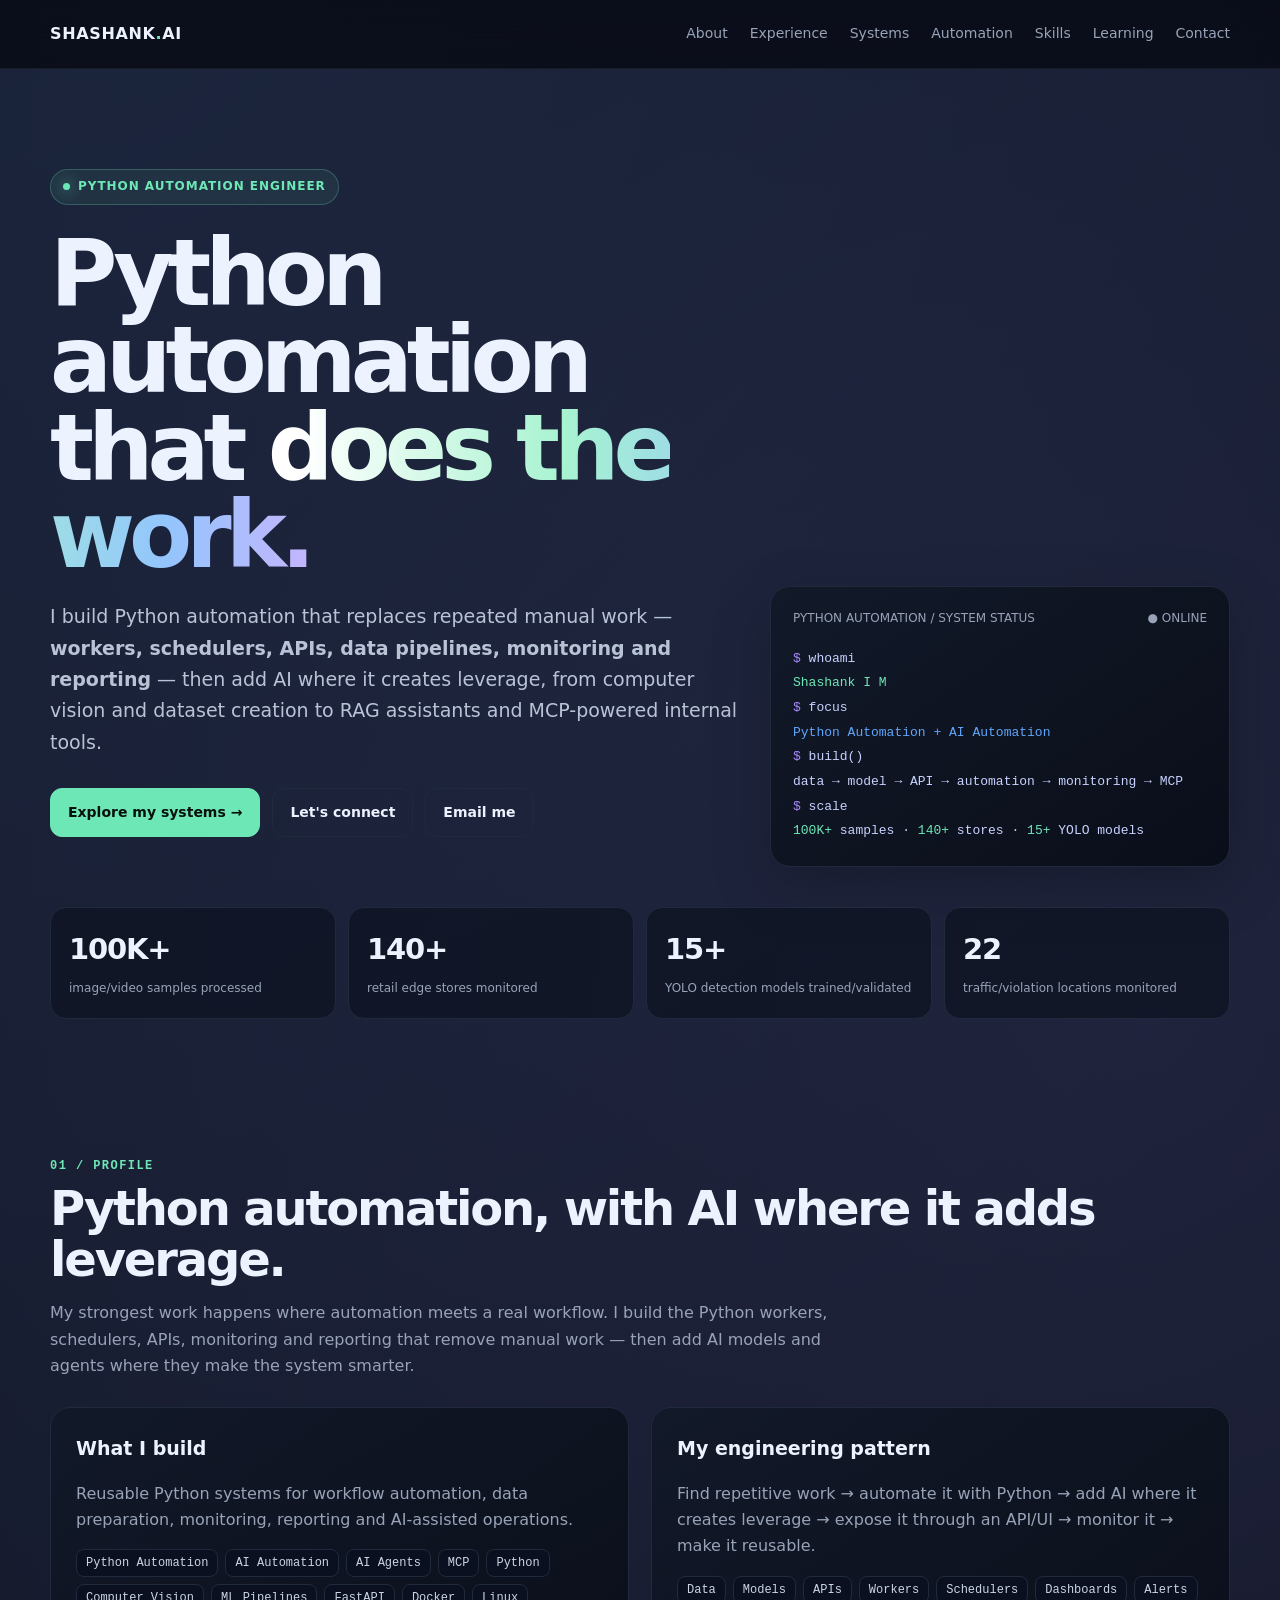
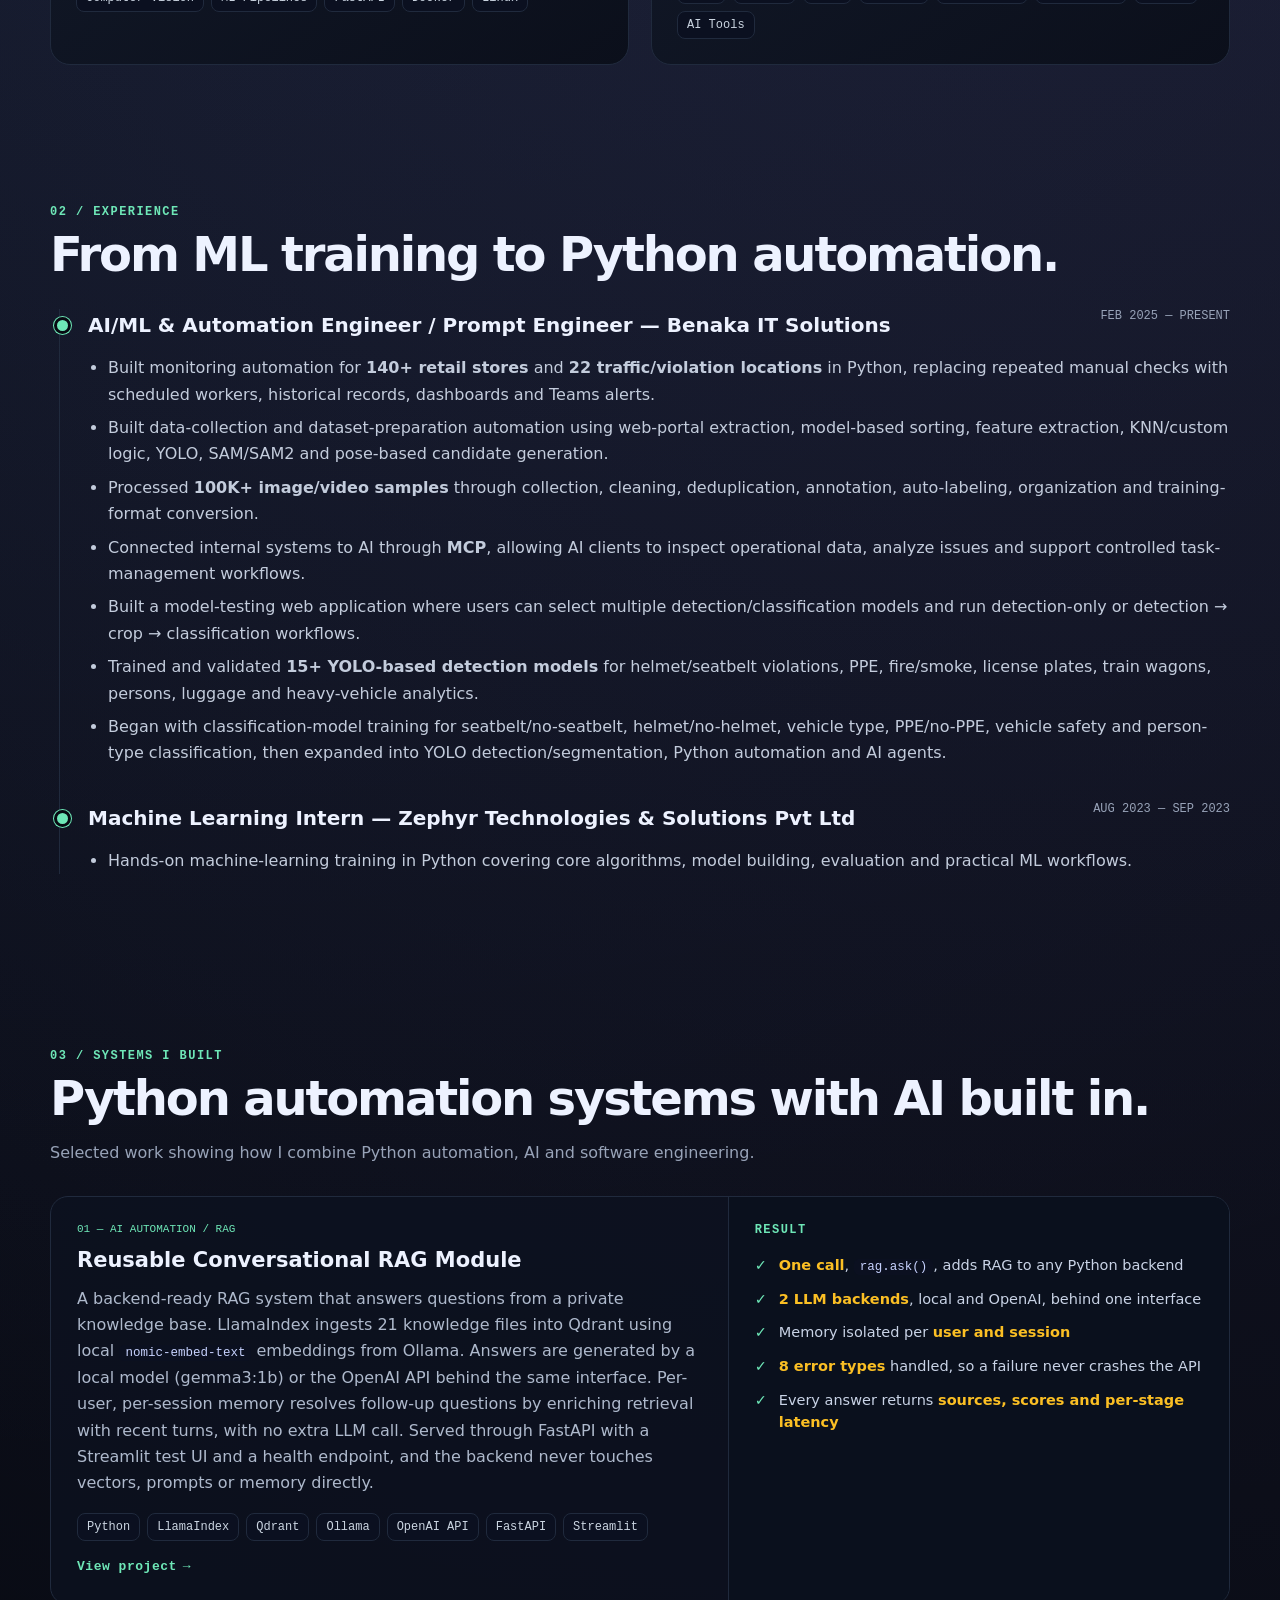
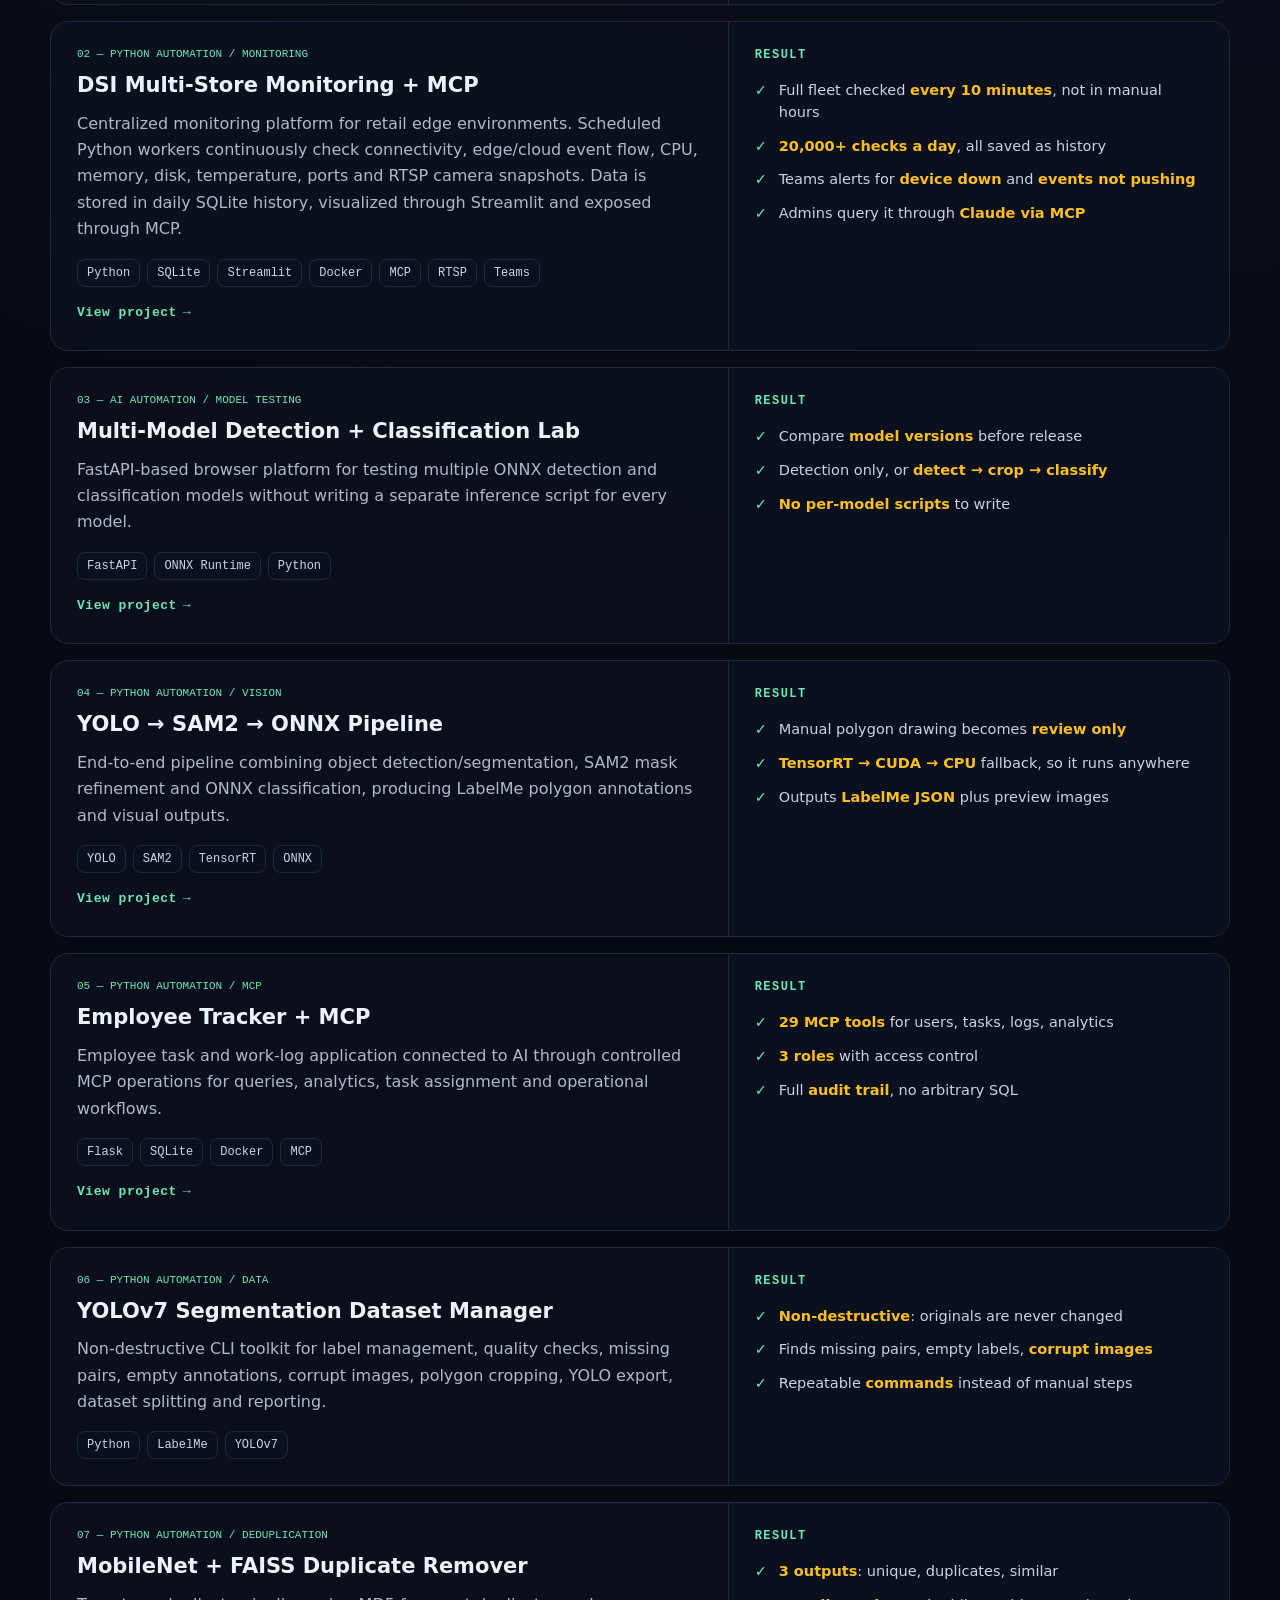
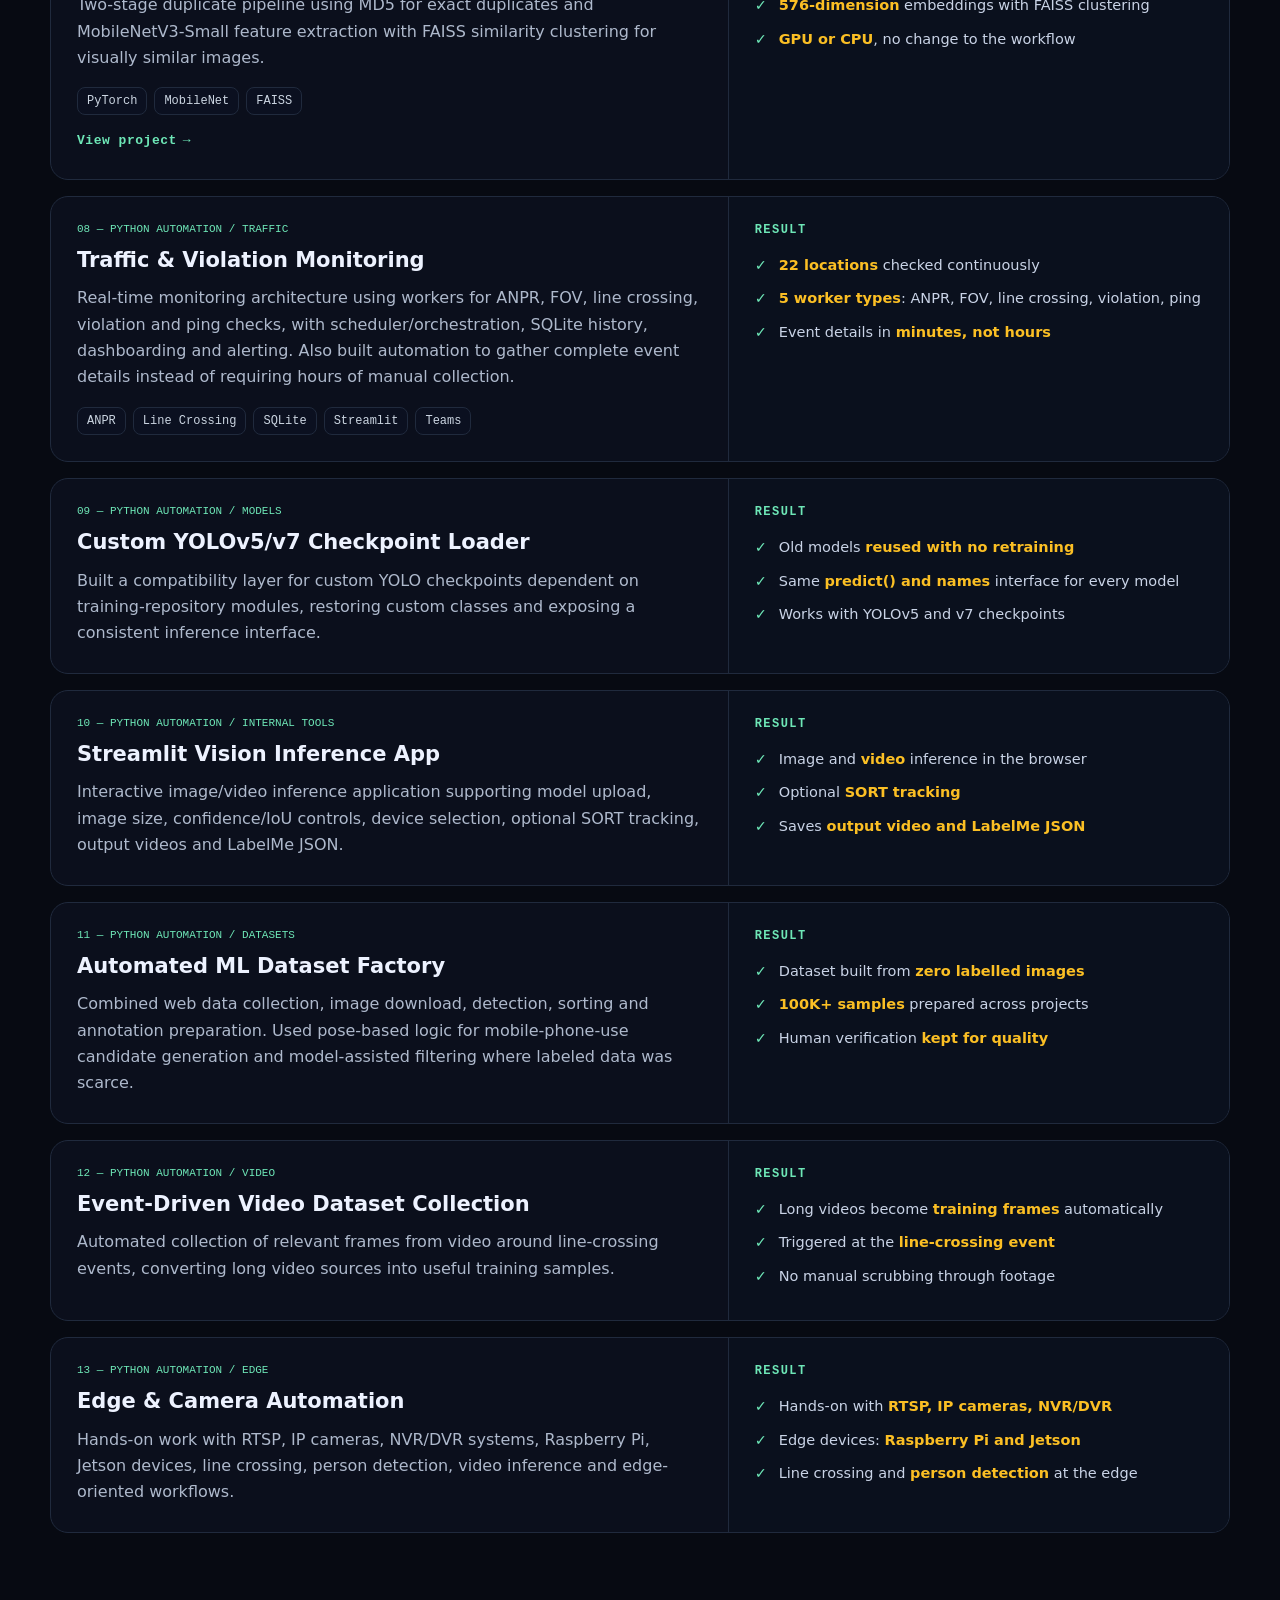
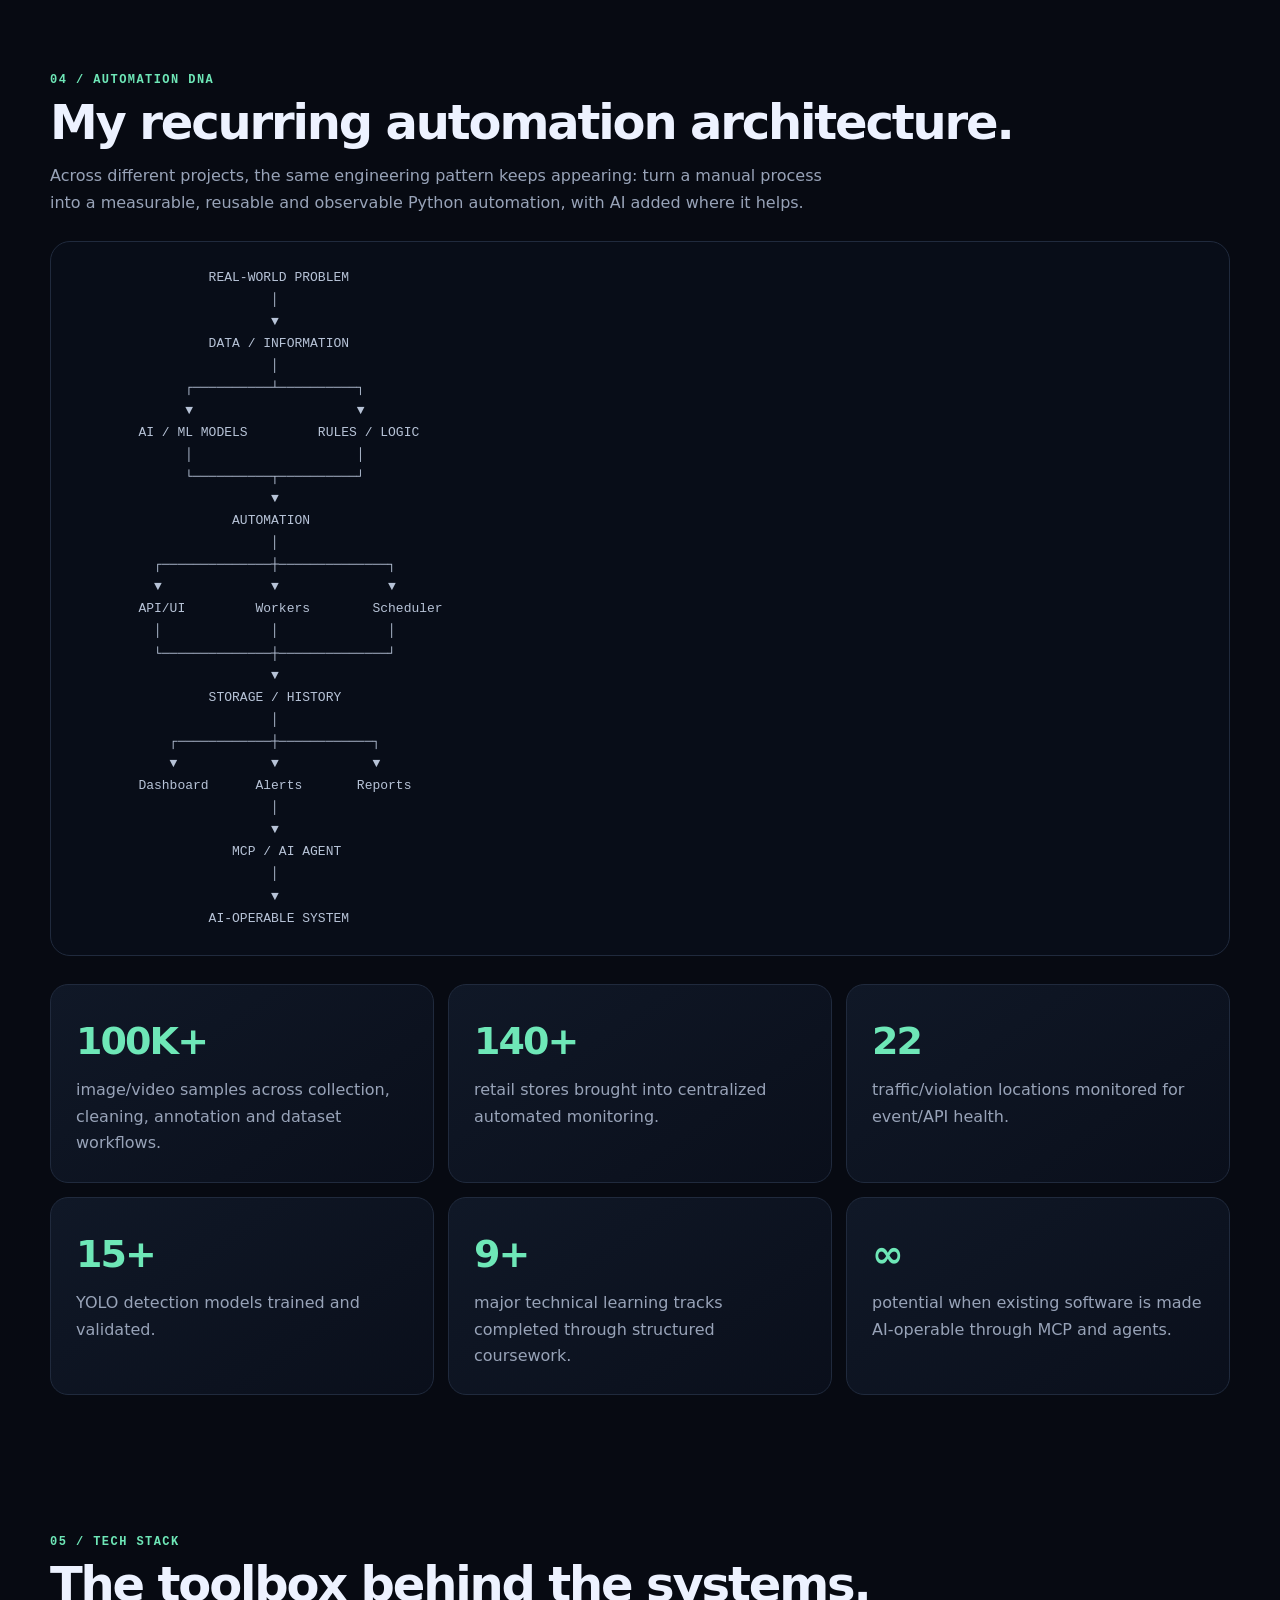
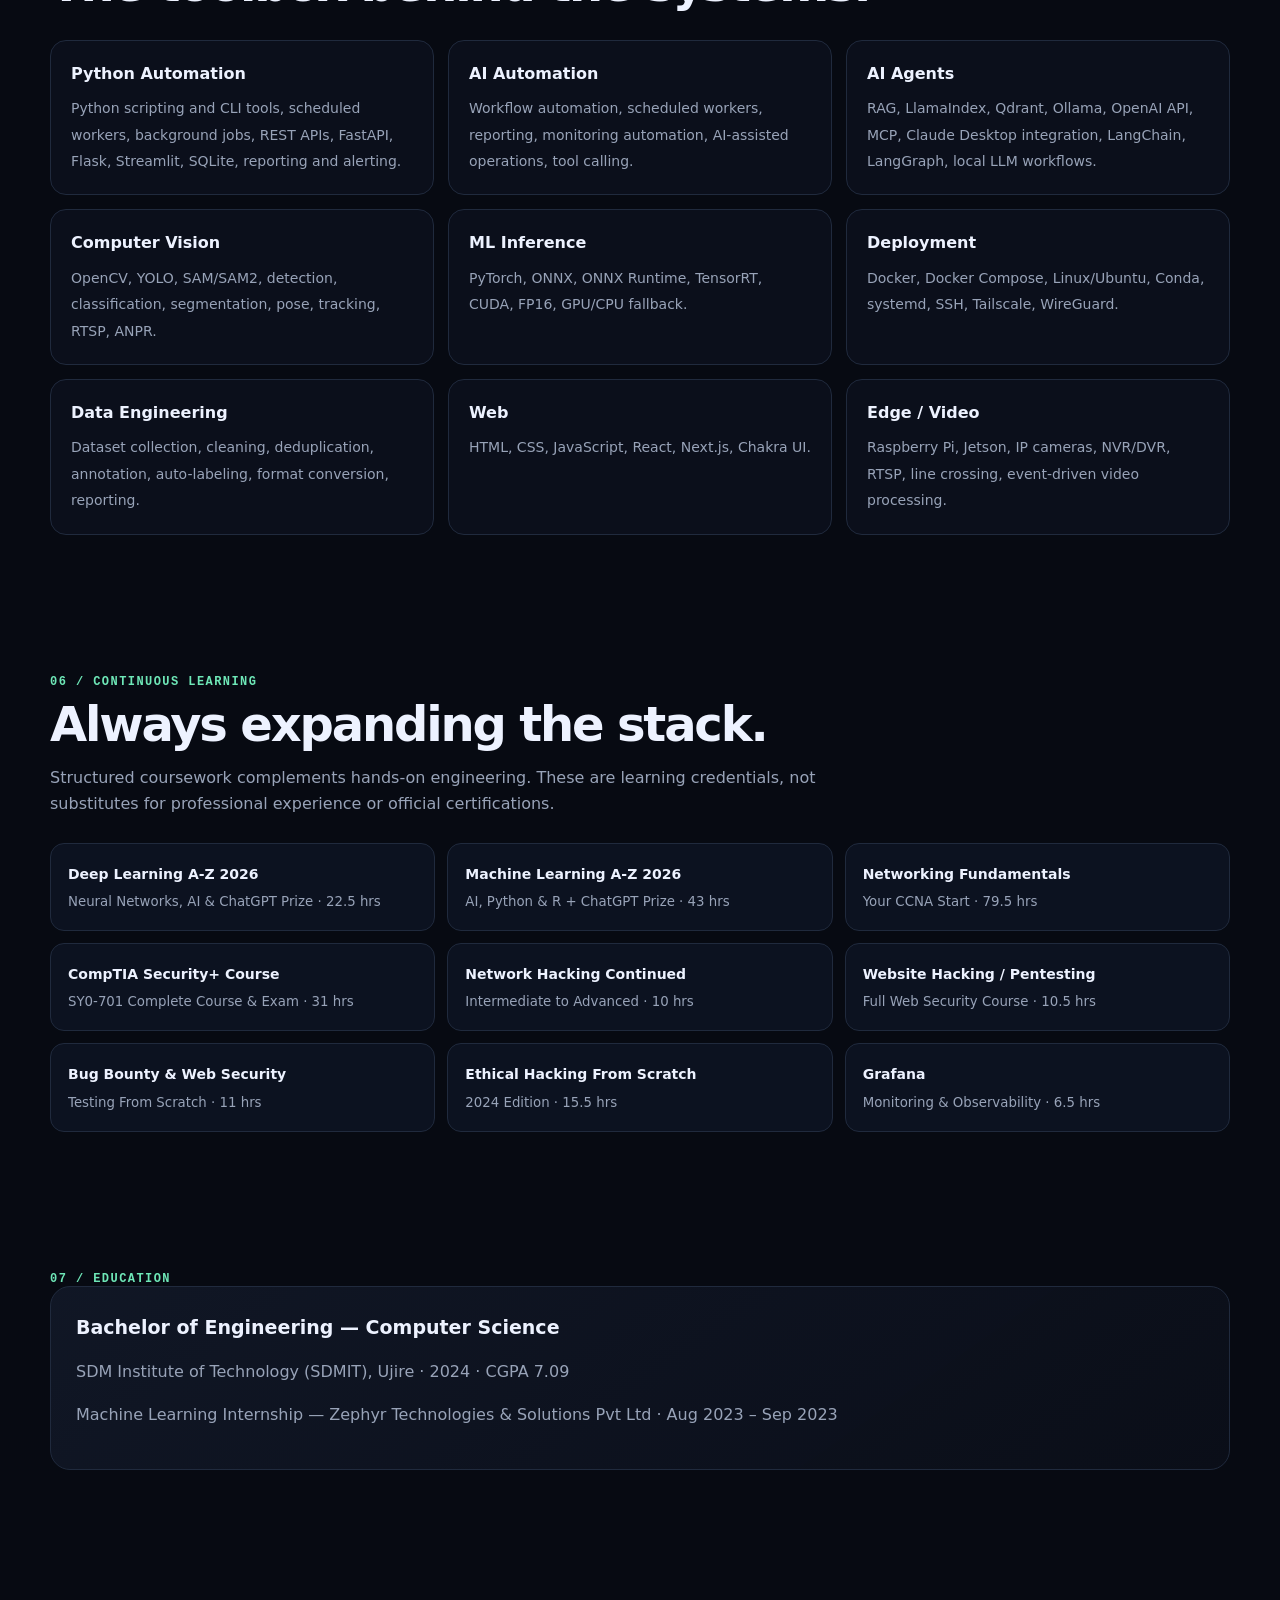
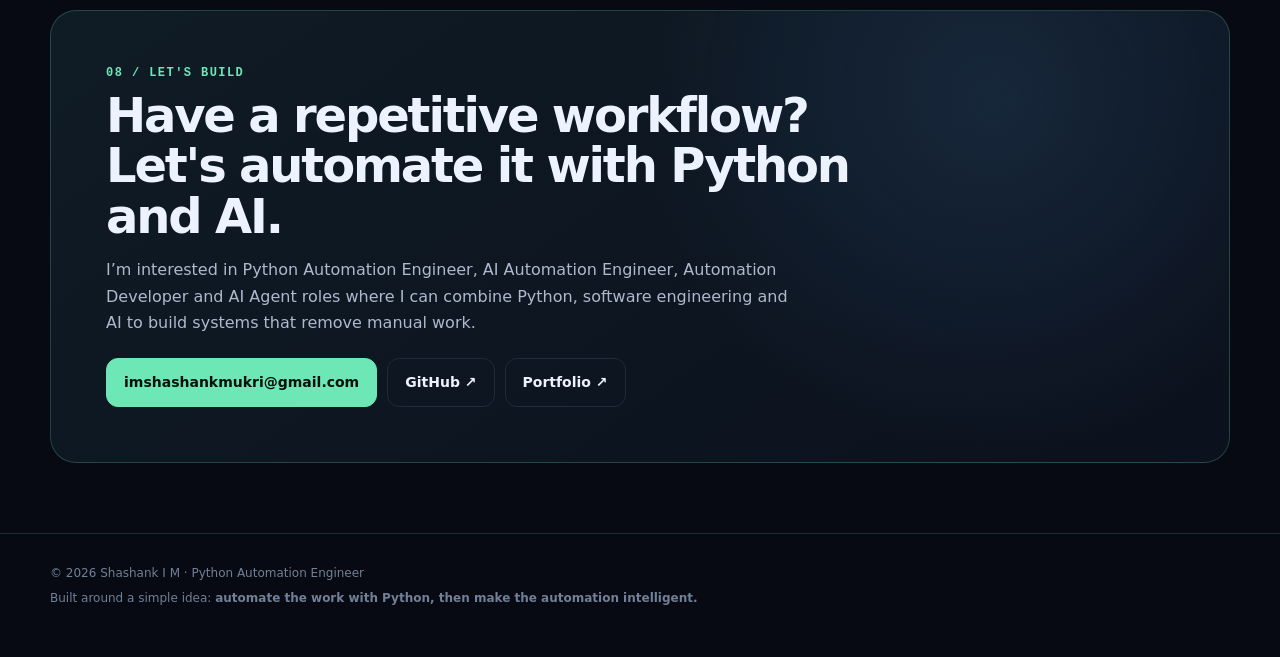
<file: index.html>
<!DOCTYPE html>
<html lang="en">
<head>
<meta charset="UTF-8">
<meta name="viewport" content="width=device-width, initial-scale=1.0">
<meta name="description" content="Shashank I M — Python Automation Engineer portfolio. Python automation, AI automation, monitoring systems, computer vision pipelines, AI agents and MCP tools.">
<title>Shashank I M — Python Automation Engineer</title>
<style>
:root{
  --bg:#070a12;--panel:#0d1220;--panel2:#111827;--text:#edf2ff;--muted:#98a3b8;
  --line:#202a3d;--accent:#6ee7b7;--accent2:#60a5fa;--purple:#a78bfa;--warn:#fbbf24;
  --max:1180px;--radius:20px;
}
*{box-sizing:border-box} html{scroll-behavior:smooth}
body{margin:0;background:
radial-gradient(circle at 10% 0%,rgba(96,165,250,.13),transparent 30%),
radial-gradient(circle at 90% 10%,rgba(167,139,250,.12),transparent 30%),
var(--bg);color:var(--text);font-family:Inter,ui-sans-serif,system-ui,-apple-system,BlinkMacSystemFont,"Segoe UI",sans-serif;line-height:1.65}
a{color:inherit;text-decoration:none}.container{width:min(var(--max),calc(100% - 40px));margin:auto}
.nav{position:sticky;top:0;z-index:20;background:rgba(7,10,18,.78);backdrop-filter:blur(18px);border-bottom:1px solid rgba(255,255,255,.06)}
.nav-inner{height:68px;display:flex;align-items:center;justify-content:space-between}
.logo{font-weight:800;letter-spacing:.04em}.logo span{color:var(--accent)}
.navlinks{display:flex;gap:22px;color:var(--muted);font-size:14px}.navlinks a:hover{color:#fff}
.menu{display:none;background:none;border:1px solid var(--line);color:#fff;border-radius:10px;padding:8px}
.hero{padding:100px 0 70px;position:relative;overflow:hidden}
.eyebrow{display:inline-flex;gap:8px;align-items:center;border:1px solid rgba(110,231,183,.25);background:rgba(110,231,183,.07);color:var(--accent);padding:7px 12px;border-radius:999px;font-size:12px;font-weight:700;letter-spacing:.08em;text-transform:uppercase}
.dot{width:7px;height:7px;border-radius:50%;background:var(--accent);box-shadow:0 0 15px var(--accent)}
h1{font-size:clamp(46px,8vw,92px);line-height:.95;letter-spacing:-.065em;margin:25px 0 22px;max-width:1000px}
.gradient{background:linear-gradient(90deg,#fff 5%,#a7f3d0 45%,#93c5fd 78%,#c4b5fd);-webkit-background-clip:text;background-clip:text;color:transparent}
.hero p{font-size:19px;color:#b9c3d6;max-width:800px}
.actions{display:flex;gap:12px;flex-wrap:wrap;margin:30px 0}
.btn{display:inline-flex;align-items:center;gap:8px;padding:12px 17px;border-radius:12px;border:1px solid var(--line);font-weight:700;font-size:14px}
.btn.primary{background:var(--accent);color:#07100d;border-color:var(--accent)}.btn:hover{transform:translateY(-1px)}
.hero-grid{display:grid;grid-template-columns:1.2fr .8fr;gap:30px;align-items:end}
.signal{border:1px solid var(--line);background:linear-gradient(145deg,rgba(17,24,39,.92),rgba(8,12,22,.9));padding:22px;border-radius:var(--radius);box-shadow:0 20px 60px rgba(0,0,0,.22)}
.signal-top{display:flex;justify-content:space-between;color:var(--muted);font-size:12px}.terminal{margin-top:18px;font:13px/1.9 ui-monospace,SFMono-Regular,Menlo,monospace;color:#c7d2fe}.green{color:var(--accent)}.blue{color:var(--accent2)}.purple{color:var(--purple)}
.stats{display:grid;grid-template-columns:repeat(4,1fr);gap:12px;margin-top:40px}
.stat{padding:18px;border:1px solid var(--line);border-radius:16px;background:rgba(13,18,32,.72)}
.stat b{font-size:29px;display:block;letter-spacing:-.04em}.stat span{color:var(--muted);font-size:12px}
section{padding:70px 0}.section-label{font:700 12px ui-monospace,monospace;color:var(--accent);letter-spacing:.12em;text-transform:uppercase}
h2{font-size:clamp(30px,4vw,48px);line-height:1.05;letter-spacing:-.045em;margin:10px 0 14px}
.lead{color:var(--muted);max-width:780px}
.about{display:grid;grid-template-columns:1fr 1fr;gap:22px}.card{background:linear-gradient(145deg,rgba(17,24,39,.9),rgba(10,14,25,.92));border:1px solid var(--line);border-radius:var(--radius);padding:25px}
.card h3{margin:0 0 8px;font-size:19px}.muted{color:var(--muted)}
.tags{display:flex;flex-wrap:wrap;gap:7px;margin-top:16px}code{font:12.5px ui-monospace,SFMono-Regular,Menlo,monospace;color:#c7d2fe;background:#0b1020;padding:1px 6px;border-radius:5px}
.tag{padding:6px 9px;border:1px solid var(--line);background:#0b1020;border-radius:8px;color:#cbd5e1;font:12px ui-monospace,monospace}
.timeline{position:relative;margin-top:30px}.timeline:before{content:"";position:absolute;left:9px;top:0;bottom:0;width:1px;background:var(--line)}
.job{position:relative;padding-left:38px;margin-bottom:35px}.job:before{content:"";position:absolute;left:4px;top:8px;width:11px;height:11px;border:3px solid var(--bg);background:var(--accent);border-radius:50%;box-shadow:0 0 0 1px var(--accent)}
.job-head{display:flex;justify-content:space-between;gap:20px;flex-wrap:wrap}.job-title{font-weight:800;font-size:20px}.date{color:var(--muted);font:12px ui-monospace,monospace}
.job ul{margin:13px 0 0;padding-left:20px;color:#c3ccdc}.job li{margin:7px 0}
.project-grid{display:grid;grid-template-columns:repeat(2,1fr);gap:16px;margin-top:30px}
.project{padding:24px;border:1px solid var(--line);border-radius:18px;background:rgba(13,18,32,.76);transition:.2s}.project:hover{transform:translateY(-3px);border-color:#33415e}
.project-num{color:var(--accent);font:11px ui-monospace,monospace}.project h3{font-size:21px;margin:8px 0}.project p{color:#aeb9cc;margin:0}.project .impact{margin-top:15px;color:#dbe5f5;font-size:13px}
.project .impact b{color:#fff}.project-wide{grid-column:span 2}
.arch{padding:25px;border:1px solid var(--line);border-radius:var(--radius);background:#080d18;overflow:auto;margin-top:25px}
.arch pre{margin:0;color:#b7c3d7;font:13px/1.7 ui-monospace,SFMono-Regular,Menlo,monospace}
.skillgrid{display:grid;grid-template-columns:repeat(3,1fr);gap:14px;margin-top:30px}
.skill{padding:20px;border:1px solid var(--line);border-radius:16px;background:rgba(13,18,32,.7)}.skill b{display:block;margin-bottom:8px}.skill span{color:var(--muted);font-size:14px}
.metrics{display:grid;grid-template-columns:repeat(3,1fr);gap:14px;margin-top:28px}.metric{padding:25px;border-radius:18px;border:1px solid var(--line);background:linear-gradient(145deg,#101827,#0a0f1b)}.metric strong{font-size:38px;letter-spacing:-.05em;color:var(--accent)}.metric p{margin:5px 0 0;color:var(--muted)}
.learning{display:grid;grid-template-columns:repeat(3,1fr);gap:12px;margin-top:25px}.course{padding:17px;border:1px solid var(--line);border-radius:14px;background:#0c1220}.course b{font-size:14px}.course small{display:block;color:var(--muted);margin-top:4px}
.cta{padding:55px;border-radius:26px;border:1px solid rgba(110,231,183,.22);background:radial-gradient(circle at 80% 20%,rgba(96,165,250,.12),transparent 35%),linear-gradient(145deg,#0f1b25,#0b111d)}
.cta h2{max-width:750px}.cta p{color:#aeb9cc;max-width:700px}.contact-row{display:flex;gap:10px;flex-wrap:wrap;margin-top:22px}
footer{border-top:1px solid var(--line);padding:30px 0;color:#718097;font-size:12px}
.backtop{position:fixed;right:18px;bottom:18px;width:42px;height:42px;border-radius:50%;border:1px solid var(--line);background:#101827;color:#fff;display:none}
@media(max-width:900px){.hero-grid,.about{grid-template-columns:1fr}.stats{grid-template-columns:repeat(2,1fr)}.skillgrid,.learning{grid-template-columns:1fr 1fr}}
@media(max-width:700px){.container{width:min(var(--max),calc(100% - 24px))}.navlinks{display:none;position:absolute;top:68px;left:0;right:0;background:#090d17;padding:15px 20px;border-bottom:1px solid var(--line);flex-direction:column}.navlinks.open{display:flex}.menu{display:block}.hero{padding-top:65px}.project-grid{grid-template-columns:1fr}.project-wide{grid-column:auto}.stats,.metrics,.skillgrid,.learning{grid-template-columns:1fr}.cta{padding:28px}}

/* Project rows with Result panel */
.project-grid{grid-template-columns:1fr}
.project{padding:0;display:grid;grid-template-columns:1.35fr 1fr;overflow:hidden}
.pj-main{padding:26px}
.pj-result{padding:26px;background:#0a101d;border-left:1px solid var(--line)}
.pj-result h4{margin:0 0 12px;font:700 12px ui-monospace,SFMono-Regular,Menlo,monospace;color:var(--accent);letter-spacing:.12em;text-transform:uppercase}
.pj-result ul{list-style:none;margin:0;padding:0}
.pj-result li{position:relative;padding:6px 0 6px 24px;color:#c9d3e6;font-size:14.5px;line-height:1.5}
.pj-result li:before{content:"\2713";position:absolute;left:0;top:6px;color:var(--accent);font-weight:800}
.pj-result li b{color:var(--warn);font-weight:700}
@media(max-width:900px){.project{grid-template-columns:1fr}.pj-result{border-left:0;border-top:1px solid var(--line)}}

/* Project links (added): whole card is clickable, matching the existing hover style */
.project{position:relative}
.pj-title{color:inherit}
.pj-title:hover{color:var(--accent)}
.pj-link{display:inline-flex;gap:6px;align-items:center;margin-top:18px;color:var(--accent);font:700 13px ui-monospace,SFMono-Regular,Menlo,monospace;letter-spacing:.04em}
.pj-link::after{content:"";position:absolute;inset:0;z-index:1}
.pj-link:hover{text-decoration:underline}
.project:has(.pj-link):hover{cursor:pointer}
.pj-result{position:relative;z-index:0}
.pj-link:focus-visible{outline:2px solid var(--accent);outline-offset:3px;border-radius:6px}
</style>
</head>
<body>

<nav class="nav">
  <div class="container nav-inner">
    <a class="logo" href="#top">SHASHANK<span>.</span>AI</a>
    <button class="menu" onclick="toggleMenu()" aria-label="Open menu">☰</button>
    <div class="navlinks" id="navlinks">
      <a href="#about">About</a><a href="#experience">Experience</a><a href="#systems">Systems</a>
      <a href="#automation">Automation</a><a href="#skills">Skills</a><a href="#learning">Learning</a><a href="#contact">Contact</a>
    </div>
  </div>
</nav>

<main id="top">
<section class="hero">
<div class="container">
  <div class="hero-grid">
    <div>
      <div class="eyebrow"><span class="dot"></span> PYTHON AUTOMATION ENGINEER</div>
      <h1>Python automation that <span class="gradient">does the work.</span></h1>
      <p>
        I build Python automation that replaces repeated manual work — <b>workers, schedulers, APIs, data
        pipelines, monitoring and reporting</b> — then add AI where it creates leverage, from computer vision
        and dataset creation to RAG assistants and MCP-powered internal tools.
      </p>
      <div class="actions">
        <a class="btn primary" href="#systems">Explore my systems →</a>
        <a class="btn" href="#contact">Let's connect</a>
        <a class="btn" href="mailto:imshashankmukri@gmail.com">Email me</a>
      </div>
    </div>
    <div class="signal">
      <div class="signal-top"><span>PYTHON AUTOMATION / SYSTEM STATUS</span><span>● ONLINE</span></div>
      <div class="terminal">
        <div><span class="purple">$</span> whoami</div>
        <div class="green">Shashank I M</div>
        <div><span class="purple">$</span> focus</div>
        <div class="blue">Python Automation + AI Automation</div>
        <div><span class="purple">$</span> build()</div>
        <div>data → model → API → automation → monitoring → MCP</div>
        <div><span class="purple">$</span> scale</div>
        <div><span class="green">100K+</span> samples · <span class="green">140+</span> stores · <span class="green">15+</span> YOLO models</div>
      </div>
    </div>
  </div>
  <div class="stats">
    <div class="stat"><b>100K+</b><span>image/video samples processed</span></div>
    <div class="stat"><b>140+</b><span>retail edge stores monitored</span></div>
    <div class="stat"><b>15+</b><span>YOLO detection models trained/validated</span></div>
    <div class="stat"><b>22</b><span>traffic/violation locations monitored</span></div>
  </div>
</div>
</section>

<section id="about">
<div class="container">
  <div class="section-label">01 / PROFILE</div>
  <h2>Python automation, with AI where it adds leverage.</h2>
  <p class="lead">My strongest work happens where automation meets a real workflow. I build the Python workers, schedulers, APIs, monitoring and reporting that remove manual work — then add AI models and agents where they make the system smarter.</p>
  <div class="about" style="margin-top:28px">
    <div class="card">
      <h3>What I build</h3>
      <p class="muted">Reusable Python systems for workflow automation, data preparation, monitoring, reporting and AI-assisted operations.</p>
      <div class="tags">
        <span class="tag">Python Automation</span><span class="tag">AI Automation</span><span class="tag">AI Agents</span>
        <span class="tag">MCP</span><span class="tag">Python</span><span class="tag">Computer Vision</span><span class="tag">ML Pipelines</span>
        <span class="tag">FastAPI</span><span class="tag">Docker</span><span class="tag">Linux</span>
      </div>
    </div>
    <div class="card">
      <h3>My engineering pattern</h3>
      <p class="muted">Find repetitive work → automate it with Python → add AI where it creates leverage → expose it through an API/UI → monitor it → make it reusable.</p>
      <div class="tags">
        <span class="tag">Data</span><span class="tag">Models</span><span class="tag">APIs</span>
        <span class="tag">Workers</span><span class="tag">Schedulers</span><span class="tag">Dashboards</span>
        <span class="tag">Alerts</span><span class="tag">AI Tools</span>
      </div>
    </div>
  </div>
</div>
</section>

<section id="experience">
<div class="container">
  <div class="section-label">02 / EXPERIENCE</div>
  <h2>From ML training to Python automation.</h2>
  <div class="timeline">
    <div class="job">
      <div class="job-head"><div class="job-title">AI/ML & Automation Engineer / Prompt Engineer — Benaka IT Solutions</div><div class="date">FEB 2025 — PRESENT</div></div>
      <ul>
        <li>Built monitoring automation for <b>140+ retail stores</b> and <b>22 traffic/violation locations</b> in Python, replacing repeated manual checks with scheduled workers, historical records, dashboards and Teams alerts.</li>
        <li>Built data-collection and dataset-preparation automation using web-portal extraction, model-based sorting, feature extraction, KNN/custom logic, YOLO, SAM/SAM2 and pose-based candidate generation.</li>
        <li>Processed <b>100K+ image/video samples</b> through collection, cleaning, deduplication, annotation, auto-labeling, organization and training-format conversion.</li>
        <li>Connected internal systems to AI through <b>MCP</b>, allowing AI clients to inspect operational data, analyze issues and support controlled task-management workflows.</li>
        <li>Built a model-testing web application where users can select multiple detection/classification models and run detection-only or detection → crop → classification workflows.</li>
        <li>Trained and validated <b>15+ YOLO-based detection models</b> for helmet/seatbelt violations, PPE, fire/smoke, license plates, train wagons, persons, luggage and heavy-vehicle analytics.</li>
        <li>Began with classification-model training for seatbelt/no-seatbelt, helmet/no-helmet, vehicle type, PPE/no-PPE, vehicle safety and person-type classification, then expanded into YOLO detection/segmentation, Python automation and AI agents.</li>
      </ul>
    </div>
    <div class="job">
      <div class="job-head"><div class="job-title">Machine Learning Intern — Zephyr Technologies & Solutions Pvt Ltd</div><div class="date">AUG 2023 — SEP 2023</div></div>
      <ul><li>Hands-on machine-learning training in Python covering core algorithms, model building, evaluation and practical ML workflows.</li></ul>
    </div>
  </div>
</div>
</section>

<section id="systems">
<div class="container">
  <div class="section-label">03 / SYSTEMS I BUILT</div>
  <h2>Python automation systems with AI built in.</h2>
  <p class="lead">Selected work showing how I combine Python automation, AI and software engineering.</p>
  <div class="project-grid">
    <article class="project">
      <div class="pj-main">
        <div class="project-num">01 — AI AUTOMATION / RAG</div>
        <h3><a class="pj-title" href="projects/rag.html">Reusable Conversational RAG Module</a></h3>
        <p>A backend-ready RAG system that answers questions from a private knowledge base. LlamaIndex ingests 21 knowledge files into Qdrant using local <code>nomic-embed-text</code> embeddings from Ollama. Answers are generated by a local model (gemma3:1b) or the OpenAI API behind the same interface. Per-user, per-session memory resolves follow-up questions by enriching retrieval with recent turns, with no extra LLM call. Served through FastAPI with a Streamlit test UI and a health endpoint, and the backend never touches vectors, prompts or memory directly.</p>
        <div class="tags"><span class="tag">Python</span><span class="tag">LlamaIndex</span><span class="tag">Qdrant</span><span class="tag">Ollama</span><span class="tag">OpenAI API</span><span class="tag">FastAPI</span><span class="tag">Streamlit</span></div>
        <a class="pj-link" href="projects/rag.html" aria-label="View the Reusable Conversational RAG Module project page">View project <span aria-hidden="true">→</span></a>
      </div>
      <aside class="pj-result" aria-label="Result">
        <h4>Result</h4>
        <ul><li><b>One call</b>, <code>rag.ask()</code>, adds RAG to any Python backend</li><li><b>2 LLM backends</b>, local and OpenAI, behind one interface</li><li>Memory isolated per <b>user and session</b></li><li><b>8 error types</b> handled, so a failure never crashes the API</li><li>Every answer returns <b>sources, scores and per-stage latency</b></li></ul>
      </aside>
    </article>

    <article class="project">
      <div class="pj-main">
        <div class="project-num">02 — PYTHON AUTOMATION / MONITORING</div>
        <h3><a class="pj-title" href="projects/dsi-monitoring.html">DSI Multi-Store Monitoring + MCP</a></h3>
        <p>Centralized monitoring platform for retail edge environments. Scheduled Python workers continuously check connectivity, edge/cloud event flow, CPU, memory, disk, temperature, ports and RTSP camera snapshots. Data is stored in daily SQLite history, visualized through Streamlit and exposed through MCP.</p>
        <div class="tags"><span class="tag">Python</span><span class="tag">SQLite</span><span class="tag">Streamlit</span><span class="tag">Docker</span><span class="tag">MCP</span><span class="tag">RTSP</span><span class="tag">Teams</span></div>
        <a class="pj-link" href="projects/dsi-monitoring.html" aria-label="View the DSI Multi-Store Monitoring + MCP project page">View project <span aria-hidden="true">→</span></a>
      </div>
      <aside class="pj-result" aria-label="Result">
        <h4>Result</h4>
        <ul><li>Full fleet checked <b>every 10 minutes</b>, not in manual hours</li><li><b>20,000+ checks a day</b>, all saved as history</li><li>Teams alerts for <b>device down</b> and <b>events not pushing</b></li><li>Admins query it through <b>Claude via MCP</b></li></ul>
      </aside>
    </article>

    <article class="project">
      <div class="pj-main">
        <div class="project-num">03 — AI AUTOMATION / MODEL TESTING</div>
        <h3><a class="pj-title" href="projects/multi-model-lab.html">Multi-Model Detection + Classification Lab</a></h3>
        <p>FastAPI-based browser platform for testing multiple ONNX detection and classification models without writing a separate inference script for every model.</p>
        <div class="tags"><span class="tag">FastAPI</span><span class="tag">ONNX Runtime</span><span class="tag">Python</span></div>
        <a class="pj-link" href="projects/multi-model-lab.html" aria-label="View the Multi-Model Detection + Classification Lab project page">View project <span aria-hidden="true">→</span></a>
      </div>
      <aside class="pj-result" aria-label="Result">
        <h4>Result</h4>
        <ul><li>Compare <b>model versions</b> before release</li><li>Detection only, or <b>detect → crop → classify</b></li><li><b>No per-model scripts</b> to write</li></ul>
      </aside>
    </article>

    <article class="project">
      <div class="pj-main">
        <div class="project-num">04 — PYTHON AUTOMATION / VISION</div>
        <h3><a class="pj-title" href="projects/sam2-annotation.html">YOLO → SAM2 → ONNX Pipeline</a></h3>
        <p>End-to-end pipeline combining object detection/segmentation, SAM2 mask refinement and ONNX classification, producing LabelMe polygon annotations and visual outputs.</p>
        <div class="tags"><span class="tag">YOLO</span><span class="tag">SAM2</span><span class="tag">TensorRT</span><span class="tag">ONNX</span></div>
        <a class="pj-link" href="projects/sam2-annotation.html" aria-label="View the YOLO → SAM2 → ONNX Pipeline project page">View project <span aria-hidden="true">→</span></a>
      </div>
      <aside class="pj-result" aria-label="Result">
        <h4>Result</h4>
        <ul><li>Manual polygon drawing becomes <b>review only</b></li><li><b>TensorRT → CUDA → CPU</b> fallback, so it runs anywhere</li><li>Outputs <b>LabelMe JSON</b> plus preview images</li></ul>
      </aside>
    </article>

    <article class="project">
      <div class="pj-main">
        <div class="project-num">05 — PYTHON AUTOMATION / MCP</div>
        <h3><a class="pj-title" href="projects/employee-tracker.html">Employee Tracker + MCP</a></h3>
        <p>Employee task and work-log application connected to AI through controlled MCP operations for queries, analytics, task assignment and operational workflows.</p>
        <div class="tags"><span class="tag">Flask</span><span class="tag">SQLite</span><span class="tag">Docker</span><span class="tag">MCP</span></div>
        <a class="pj-link" href="projects/employee-tracker.html" aria-label="View the Employee Tracker + MCP project page">View project <span aria-hidden="true">→</span></a>
      </div>
      <aside class="pj-result" aria-label="Result">
        <h4>Result</h4>
        <ul><li><b>29 MCP tools</b> for users, tasks, logs, analytics</li><li><b>3 roles</b> with access control</li><li>Full <b>audit trail</b>, no arbitrary SQL</li></ul>
      </aside>
    </article>

    <article class="project">
      <div class="pj-main">
        <div class="project-num">06 — PYTHON AUTOMATION / DATA</div>
        <h3>YOLOv7 Segmentation Dataset Manager</h3>
        <p>Non-destructive CLI toolkit for label management, quality checks, missing pairs, empty annotations, corrupt images, polygon cropping, YOLO export, dataset splitting and reporting.</p>
        <div class="tags"><span class="tag">Python</span><span class="tag">LabelMe</span><span class="tag">YOLOv7</span></div>
      </div>
      <aside class="pj-result" aria-label="Result">
        <h4>Result</h4>
        <ul><li><b>Non-destructive</b>: originals are never changed</li><li>Finds missing pairs, empty labels, <b>corrupt images</b></li><li>Repeatable <b>commands</b> instead of manual steps</li></ul>
      </aside>
    </article>

    <article class="project">
      <div class="pj-main">
        <div class="project-num">07 — PYTHON AUTOMATION / DEDUPLICATION</div>
        <h3><a class="pj-title" href="projects/duplicate-remover.html">MobileNet + FAISS Duplicate Remover</a></h3>
        <p>Two-stage duplicate pipeline using MD5 for exact duplicates and MobileNetV3-Small feature extraction with FAISS similarity clustering for visually similar images.</p>
        <div class="tags"><span class="tag">PyTorch</span><span class="tag">MobileNet</span><span class="tag">FAISS</span></div>
        <a class="pj-link" href="projects/duplicate-remover.html" aria-label="View the MobileNet + FAISS Duplicate Remover project page">View project <span aria-hidden="true">→</span></a>
      </div>
      <aside class="pj-result" aria-label="Result">
        <h4>Result</h4>
        <ul><li><b>3 outputs</b>: unique, duplicates, similar</li><li><b>576-dimension</b> embeddings with FAISS clustering</li><li><b>GPU or CPU</b>, no change to the workflow</li></ul>
      </aside>
    </article>

    <article class="project">
      <div class="pj-main">
        <div class="project-num">08 — PYTHON AUTOMATION / TRAFFIC</div>
        <h3>Traffic & Violation Monitoring</h3>
        <p>Real-time monitoring architecture using workers for ANPR, FOV, line crossing, violation and ping checks, with scheduler/orchestration, SQLite history, dashboarding and alerting. Also built automation to gather complete event details instead of requiring hours of manual collection.</p>
        <div class="tags"><span class="tag">ANPR</span><span class="tag">Line Crossing</span><span class="tag">SQLite</span><span class="tag">Streamlit</span><span class="tag">Teams</span></div>
      </div>
      <aside class="pj-result" aria-label="Result">
        <h4>Result</h4>
        <ul><li><b>22 locations</b> checked continuously</li><li><b>5 worker types</b>: ANPR, FOV, line crossing, violation, ping</li><li>Event details in <b>minutes, not hours</b></li></ul>
      </aside>
    </article>

    <article class="project">
      <div class="pj-main">
        <div class="project-num">09 — PYTHON AUTOMATION / MODELS</div>
        <h3>Custom YOLOv5/v7 Checkpoint Loader</h3>
        <p>Built a compatibility layer for custom YOLO checkpoints dependent on training-repository modules, restoring custom classes and exposing a consistent inference interface.</p>
        
      </div>
      <aside class="pj-result" aria-label="Result">
        <h4>Result</h4>
        <ul><li>Old models <b>reused with no retraining</b></li><li>Same <b>predict() and names</b> interface for every model</li><li>Works with YOLOv5 and v7 checkpoints</li></ul>
      </aside>
    </article>

    <article class="project">
      <div class="pj-main">
        <div class="project-num">10 — PYTHON AUTOMATION / INTERNAL TOOLS</div>
        <h3>Streamlit Vision Inference App</h3>
        <p>Interactive image/video inference application supporting model upload, image size, confidence/IoU controls, device selection, optional SORT tracking, output videos and LabelMe JSON.</p>
        
      </div>
      <aside class="pj-result" aria-label="Result">
        <h4>Result</h4>
        <ul><li>Image and <b>video</b> inference in the browser</li><li>Optional <b>SORT tracking</b></li><li>Saves <b>output video and LabelMe JSON</b></li></ul>
      </aside>
    </article>

    <article class="project">
      <div class="pj-main">
        <div class="project-num">11 — PYTHON AUTOMATION / DATASETS</div>
        <h3>Automated ML Dataset Factory</h3>
        <p>Combined web data collection, image download, detection, sorting and annotation preparation. Used pose-based logic for mobile-phone-use candidate generation and model-assisted filtering where labeled data was scarce.</p>
        
      </div>
      <aside class="pj-result" aria-label="Result">
        <h4>Result</h4>
        <ul><li>Dataset built from <b>zero labelled images</b></li><li><b>100K+ samples</b> prepared across projects</li><li>Human verification <b>kept for quality</b></li></ul>
      </aside>
    </article>

    <article class="project">
      <div class="pj-main">
        <div class="project-num">12 — PYTHON AUTOMATION / VIDEO</div>
        <h3>Event-Driven Video Dataset Collection</h3>
        <p>Automated collection of relevant frames from video around line-crossing events, converting long video sources into useful training samples.</p>
        
      </div>
      <aside class="pj-result" aria-label="Result">
        <h4>Result</h4>
        <ul><li>Long videos become <b>training frames</b> automatically</li><li>Triggered at the <b>line-crossing event</b></li><li>No manual scrubbing through footage</li></ul>
      </aside>
    </article>

    <article class="project">
      <div class="pj-main">
        <div class="project-num">13 — PYTHON AUTOMATION / EDGE</div>
        <h3>Edge & Camera Automation</h3>
        <p>Hands-on work with RTSP, IP cameras, NVR/DVR systems, Raspberry Pi, Jetson devices, line crossing, person detection, video inference and edge-oriented workflows.</p>
        
      </div>
      <aside class="pj-result" aria-label="Result">
        <h4>Result</h4>
        <ul><li>Hands-on with <b>RTSP, IP cameras, NVR/DVR</b></li><li>Edge devices: <b>Raspberry Pi and Jetson</b></li><li>Line crossing and <b>person detection</b> at the edge</li></ul>
      </aside>
    </article>
  </div>
</div>
</section>

<section id="automation">
<div class="container">
  <div class="section-label">04 / AUTOMATION DNA</div>
  <h2>My recurring automation architecture.</h2>
  <p class="lead">Across different projects, the same engineering pattern keeps appearing: turn a manual process into a measurable, reusable and observable Python automation, with AI added where it helps.</p>
  <div class="arch">
<pre>
                 REAL-WORLD PROBLEM
                         │
                         ▼
                 DATA / INFORMATION
                         │
              ┌──────────┴──────────┐
              ▼                     ▼
        AI / ML MODELS         RULES / LOGIC
              │                     │
              └──────────┬──────────┘
                         ▼
                    AUTOMATION
                         │
          ┌──────────────┼──────────────┐
          ▼              ▼              ▼
        API/UI         Workers        Scheduler
          │              │              │
          └──────────────┼──────────────┘
                         ▼
                 STORAGE / HISTORY
                         │
            ┌────────────┼────────────┐
            ▼            ▼            ▼
        Dashboard      Alerts       Reports
                         │
                         ▼
                    MCP / AI AGENT
                         │
                         ▼
                 AI-OPERABLE SYSTEM
</pre>
  </div>
  <div class="metrics">
    <div class="metric"><strong>100K+</strong><p>image/video samples across collection, cleaning, annotation and dataset workflows.</p></div>
    <div class="metric"><strong>140+</strong><p>retail stores brought into centralized automated monitoring.</p></div>
    <div class="metric"><strong>22</strong><p>traffic/violation locations monitored for event/API health.</p></div>
    <div class="metric"><strong>15+</strong><p>YOLO detection models trained and validated.</p></div>
    <div class="metric"><strong>9+</strong><p>major technical learning tracks completed through structured coursework.</p></div>
    <div class="metric"><strong>∞</strong><p>potential when existing software is made AI-operable through MCP and agents.</p></div>
  </div>
</div>
</section>

<section id="skills">
<div class="container">
  <div class="section-label">05 / TECH STACK</div>
  <h2>The toolbox behind the systems.</h2>
  <div class="skillgrid">
    <div class="skill"><b>Python Automation</b><span>Python scripting and CLI tools, scheduled workers, background jobs, REST APIs, FastAPI, Flask, Streamlit, SQLite, reporting and alerting.</span></div>
    <div class="skill"><b>AI Automation</b><span>Workflow automation, scheduled workers, reporting, monitoring automation, AI-assisted operations, tool calling.</span></div>
    <div class="skill"><b>AI Agents</b><span>RAG, LlamaIndex, Qdrant, Ollama, OpenAI API, MCP, Claude Desktop integration, LangChain, LangGraph, local LLM workflows.</span></div>
    <div class="skill"><b>Computer Vision</b><span>OpenCV, YOLO, SAM/SAM2, detection, classification, segmentation, pose, tracking, RTSP, ANPR.</span></div>
    <div class="skill"><b>ML Inference</b><span>PyTorch, ONNX, ONNX Runtime, TensorRT, CUDA, FP16, GPU/CPU fallback.</span></div>
    <div class="skill"><b>Deployment</b><span>Docker, Docker Compose, Linux/Ubuntu, Conda, systemd, SSH, Tailscale, WireGuard.</span></div>
    <div class="skill"><b>Data Engineering</b><span>Dataset collection, cleaning, deduplication, annotation, auto-labeling, format conversion, reporting.</span></div>
    <div class="skill"><b>Web</b><span>HTML, CSS, JavaScript, React, Next.js, Chakra UI.</span></div>
    <div class="skill"><b>Edge / Video</b><span>Raspberry Pi, Jetson, IP cameras, NVR/DVR, RTSP, line crossing, event-driven video processing.</span></div>
  </div>
</div>
</section>

<section id="learning">
<div class="container">
  <div class="section-label">06 / CONTINUOUS LEARNING</div>
  <h2>Always expanding the stack.</h2>
  <p class="lead">Structured coursework complements hands-on engineering. These are learning credentials, not substitutes for professional experience or official certifications.</p>
  <div class="learning">
    <div class="course"><b>Deep Learning A-Z 2026</b><small>Neural Networks, AI & ChatGPT Prize · 22.5 hrs</small></div>
    <div class="course"><b>Machine Learning A-Z 2026</b><small>AI, Python & R + ChatGPT Prize · 43 hrs</small></div>
    <div class="course"><b>Networking Fundamentals</b><small>Your CCNA Start · 79.5 hrs</small></div>
    <div class="course"><b>CompTIA Security+ Course</b><small>SY0-701 Complete Course & Exam · 31 hrs</small></div>
    <div class="course"><b>Network Hacking Continued</b><small>Intermediate to Advanced · 10 hrs</small></div>
    <div class="course"><b>Website Hacking / Pentesting</b><small>Full Web Security Course · 10.5 hrs</small></div>
    <div class="course"><b>Bug Bounty & Web Security</b><small>Testing From Scratch · 11 hrs</small></div>
    <div class="course"><b>Ethical Hacking From Scratch</b><small>2024 Edition · 15.5 hrs</small></div>
    <div class="course"><b>Grafana</b><small>Monitoring & Observability · 6.5 hrs</small></div>
  </div>
</div>
</section>

<section id="education">
<div class="container">
  <div class="section-label">07 / EDUCATION</div>
  <div class="card">
    <h3>Bachelor of Engineering — Computer Science</h3>
    <p class="muted">SDM Institute of Technology (SDMIT), Ujire · 2024 · CGPA 7.09</p>
    <p class="muted">Machine Learning Internship — Zephyr Technologies & Solutions Pvt Ltd · Aug 2023 – Sep 2023</p>
  </div>
</div>
</section>

<section id="contact">
<div class="container">
  <div class="cta">
    <div class="section-label">08 / LET'S BUILD</div>
    <h2>Have a repetitive workflow? Let's automate it with Python and AI.</h2>
    <p>I’m interested in Python Automation Engineer, AI Automation Engineer, Automation Developer and AI Agent roles where I can combine Python, software engineering and AI to build systems that remove manual work.</p>
    <div class="contact-row">
      <a class="btn primary" href="mailto:imshashankmukri@gmail.com">imshashankmukri@gmail.com</a>
      <a class="btn" href="https://github.com/ShashankIM" target="_blank" rel="noopener">GitHub ↗</a>
      <a class="btn" href="https://shashankim.github.io/imshashank/" target="_blank" rel="noopener">Portfolio ↗</a>
    </div>
  </div>
</div>
</section>
</main>

<footer>
<div class="container">
  <div>© <span id="year"></span> Shashank I M · Python Automation Engineer</div>
  <div style="margin-top:5px">Built around a simple idea: <b>automate the work with Python, then make the automation intelligent.</b></div>
</div>
</footer>

<button class="backtop" id="backtop" onclick="window.scrollTo({top:0,behavior:'smooth'})">↑</button>
<script>
function toggleMenu(){document.getElementById('navlinks').classList.toggle('open')}
document.querySelectorAll('.navlinks a').forEach(a=>a.addEventListener('click',()=>document.getElementById('navlinks').classList.remove('open')));
document.getElementById('year').textContent=new Date().getFullYear();
window.addEventListener('scroll',()=>{document.getElementById('backtop').style.display=scrollY>500?'block':'none'});
</script>
</body>
</html>
</file>
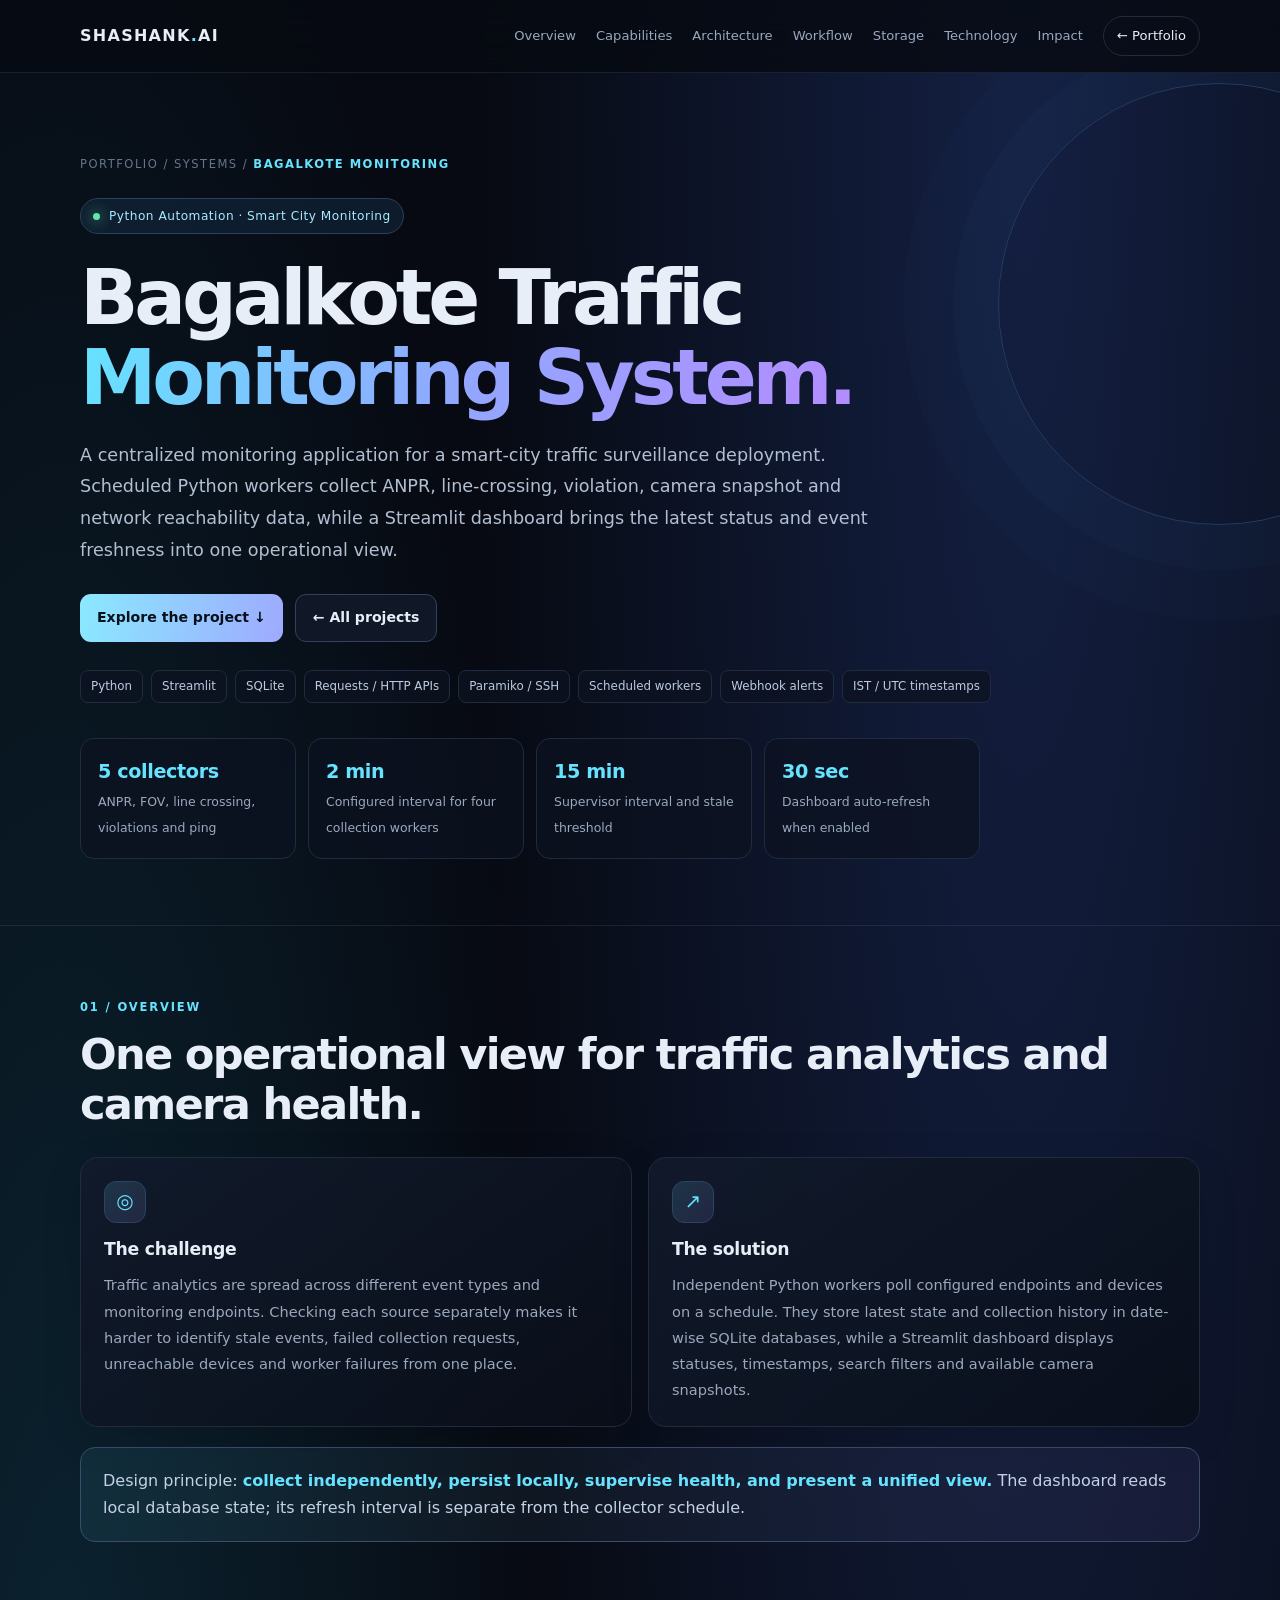
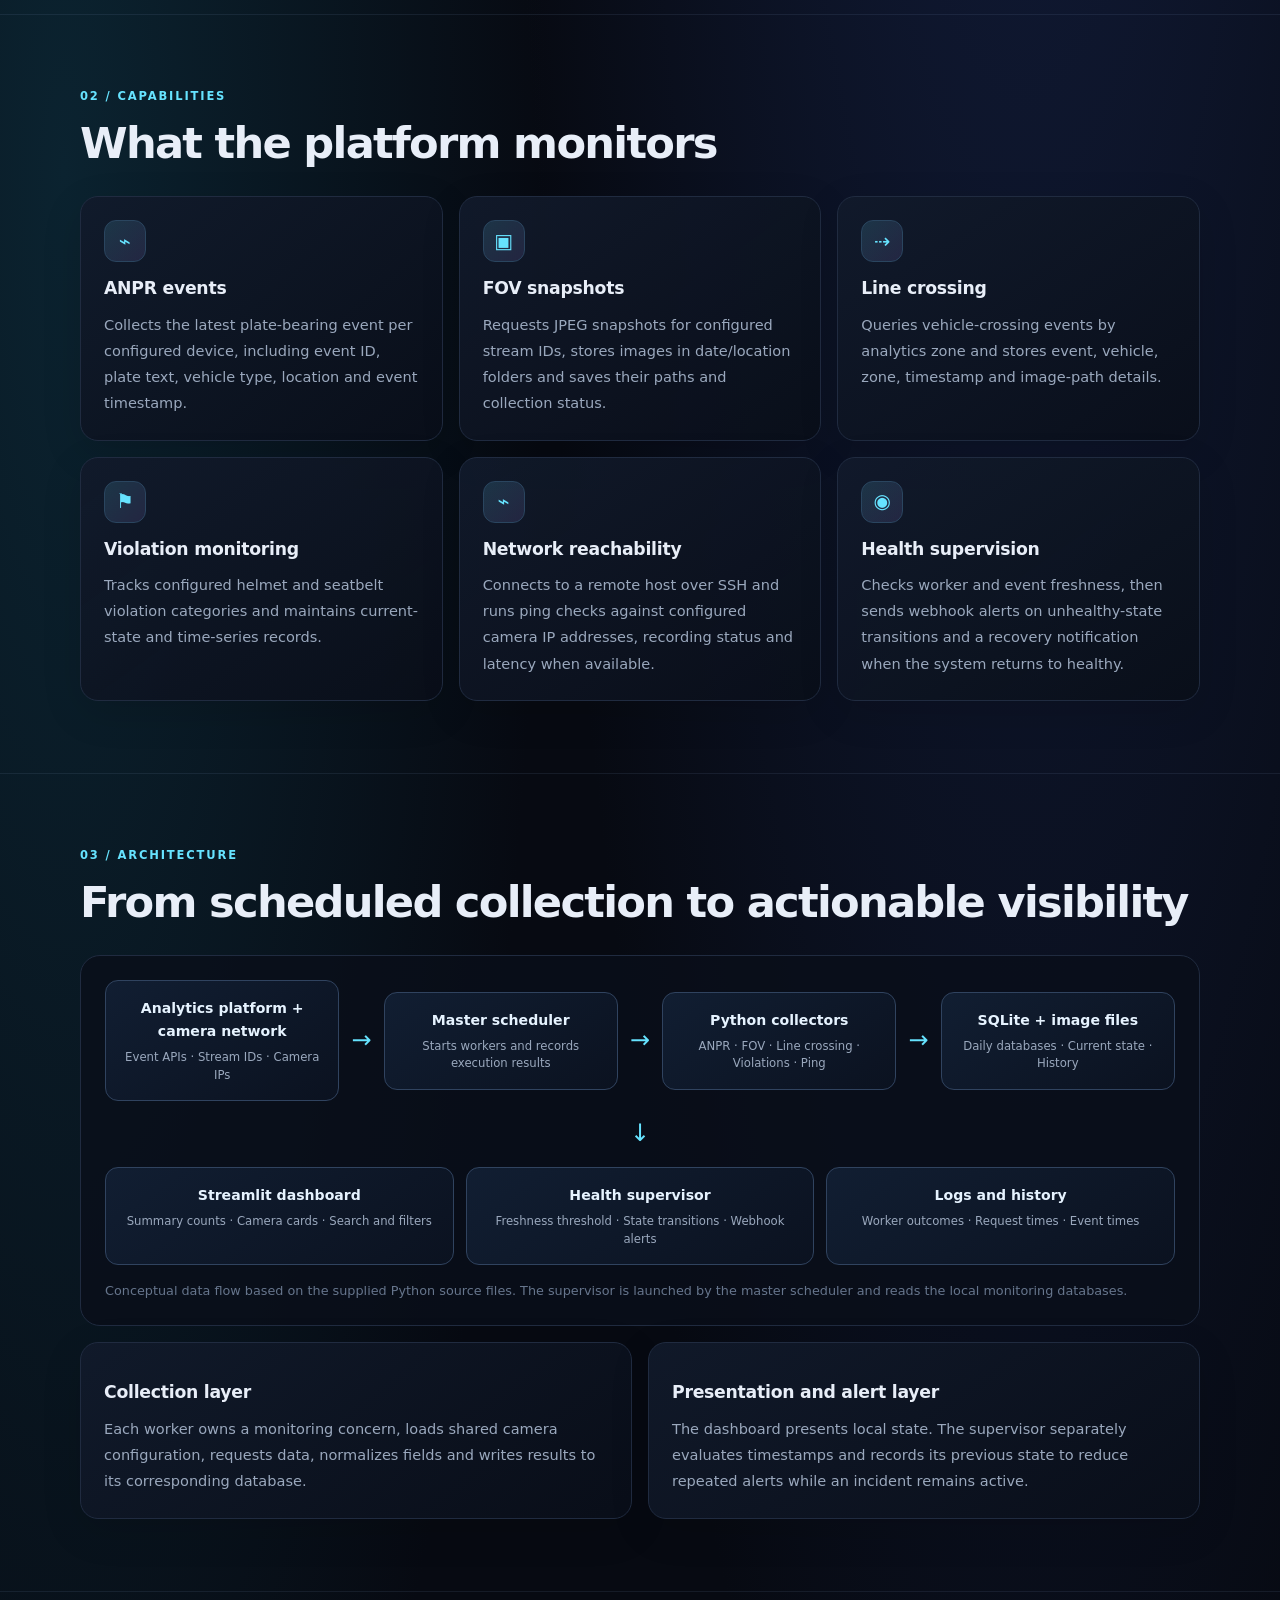
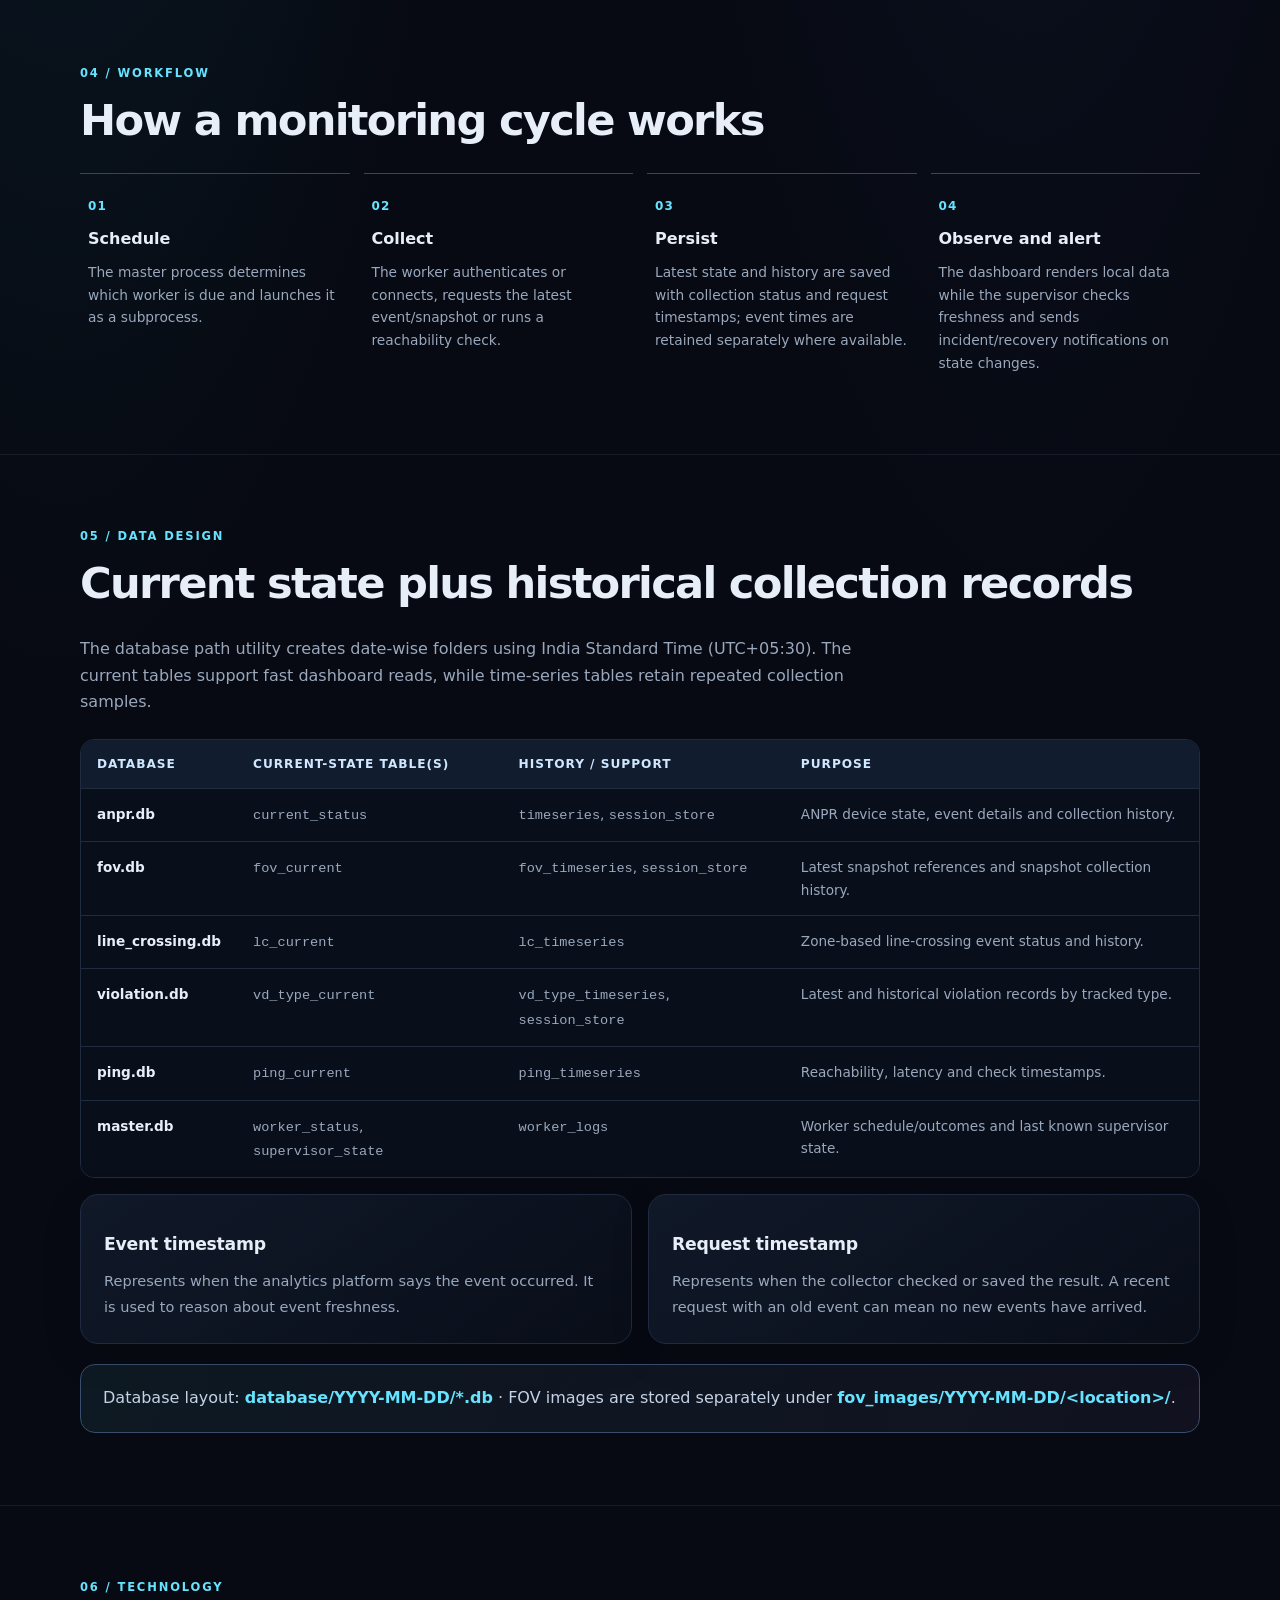
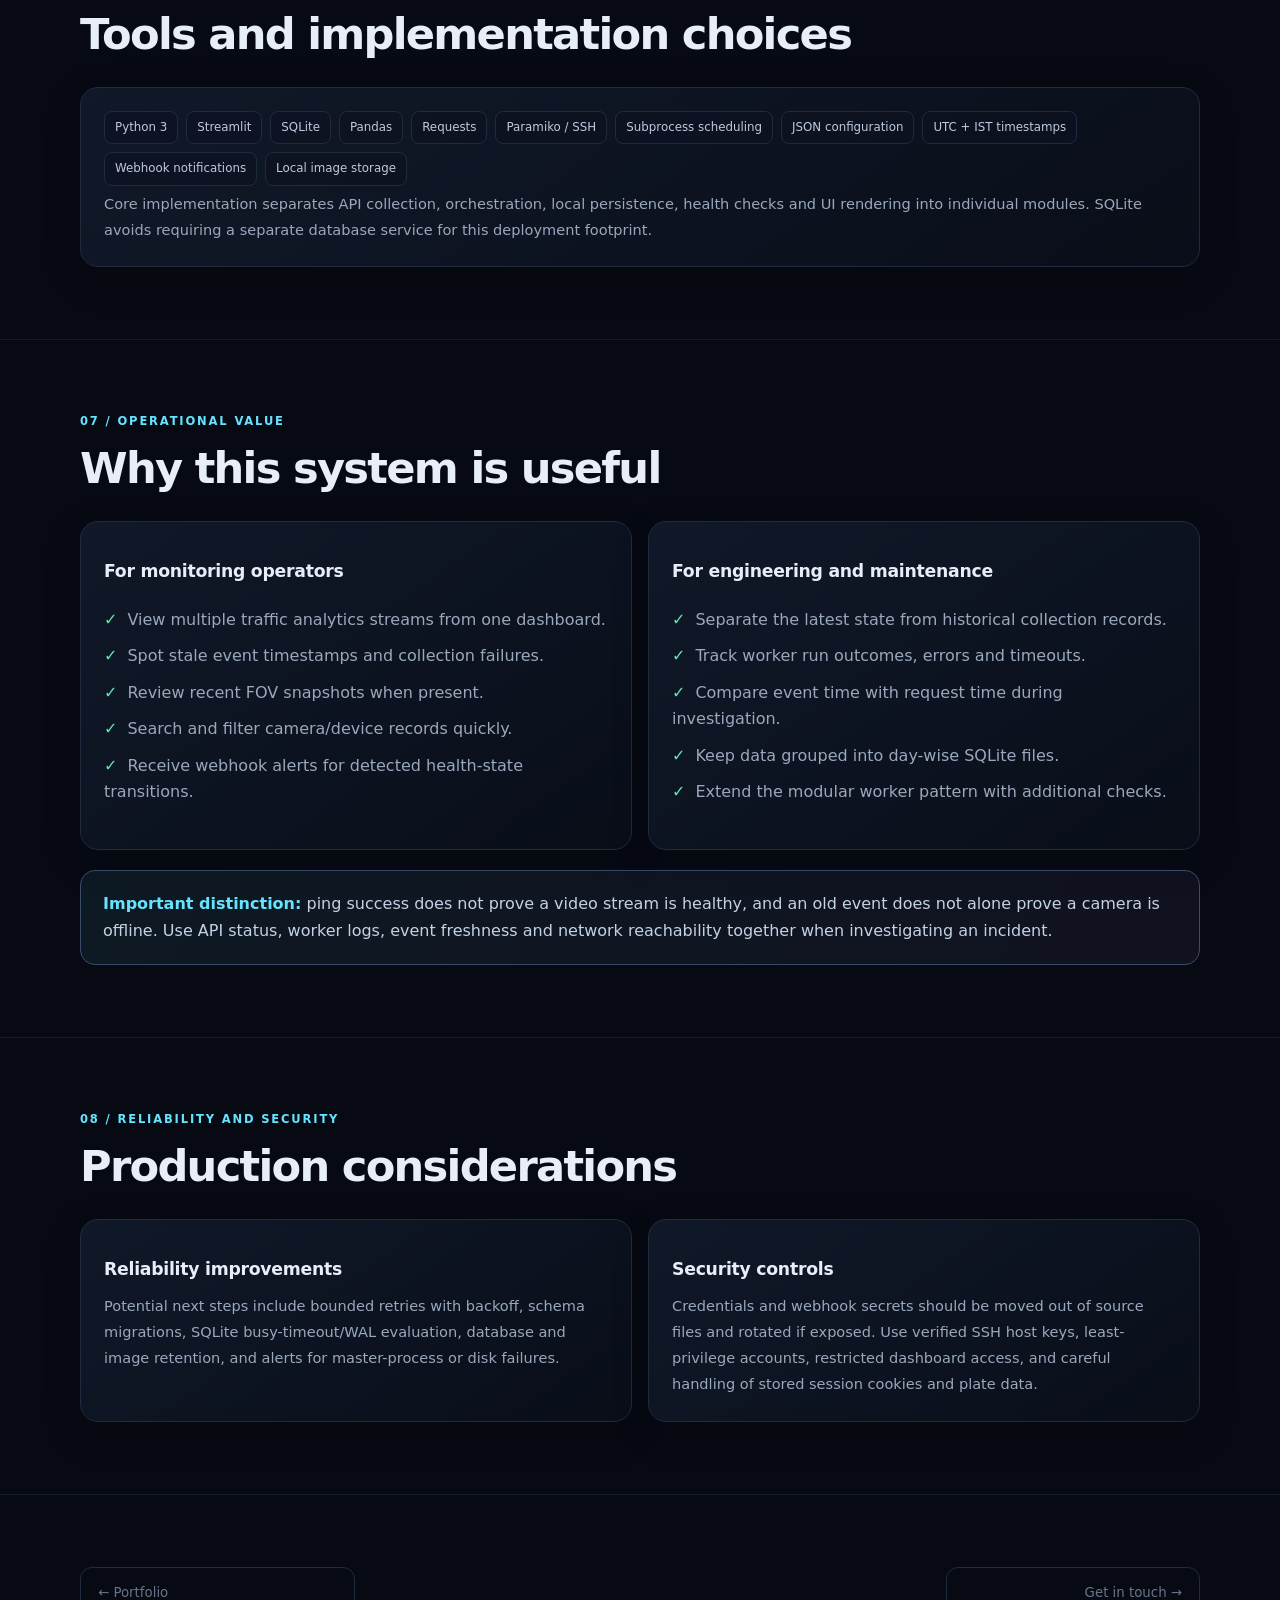
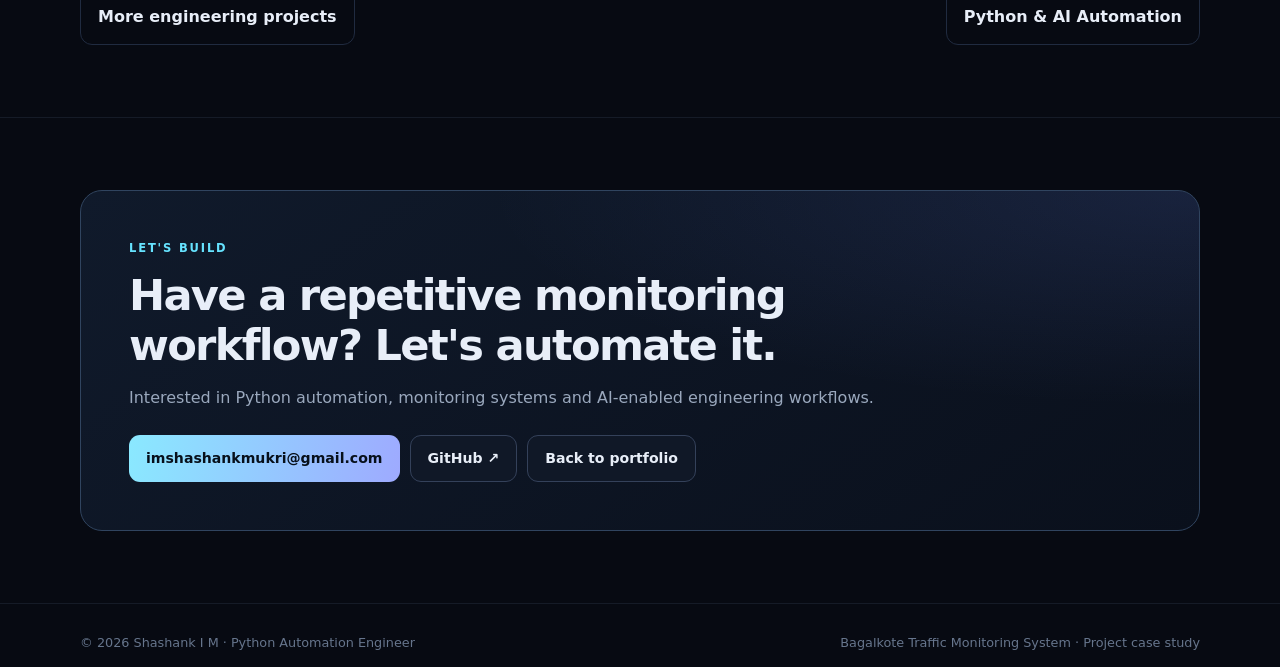
<file: projects/bagalkote-monitoring.html>
<!DOCTYPE html>
<html lang="en">
<head>
<meta charset="UTF-8">
<meta name="viewport" content="width=device-width, initial-scale=1.0">
<meta name="theme-color" content="#070a12">
<meta name="description" content="Bagalkote Traffic Monitoring System — scheduled traffic analytics collectors, device reachability checks, date-wise SQLite history, alert supervision and a unified Streamlit dashboard.">
<meta property="og:title" content="Bagalkote Traffic Monitoring System | Shashank I M">
<meta property="og:description" content="A centralized traffic monitoring case study for ANPR, line crossing, violations, FOV snapshots and camera reachability.">
<meta property="og:type" content="article">
<title>Bagalkote Traffic Monitoring System | Shashank I M</title>
<style>
:root{--bg:#070a12;--panel:#0c1220;--panel2:#101827;--line:#202b40;--text:#e8eef8;--muted:#9aa8bd;--subtle:#66758c;--cyan:#66e3ff;--blue:#6f8cff;--purple:#b38cff;--green:#63e6ad;--orange:#ffc777;--red:#ff7588;--radius:18px;--max:1120px}
*{box-sizing:border-box}html{scroll-behavior:smooth;scroll-padding-top:90px}body{margin:0;background:radial-gradient(ellipse at 80% 0%,#142043 0,transparent 38%),radial-gradient(ellipse at 5% 25%,#0b2330 0,transparent 28%),var(--bg);color:var(--text);font-family:Inter,ui-sans-serif,system-ui,-apple-system,BlinkMacSystemFont,"Segoe UI",sans-serif;line-height:1.65}
a{color:inherit;text-decoration:none}.container{width:min(var(--max),calc(100% - 40px));margin:auto}.nav{position:sticky;top:0;z-index:20;background:rgba(7,10,18,.82);backdrop-filter:blur(18px);border-bottom:1px solid rgba(125,151,190,.15)}.nav-inner{height:72px;display:flex;align-items:center;justify-content:space-between;gap:24px}.logo{font-size:1rem;letter-spacing:.08em;font-weight:900;white-space:nowrap}.logo span{color:var(--cyan)}.navlinks{display:flex;align-items:center;gap:20px;font-size:.82rem;color:var(--muted)}.navlinks a:hover{color:var(--cyan)}.navlinks .back{border:1px solid var(--line);border-radius:999px;padding:8px 13px;color:var(--text)}.menu{display:none;background:none;color:var(--text);border:1px solid var(--line);border-radius:10px;padding:8px 11px;font-size:1.1rem}
.hero{padding:82px 0 66px;position:relative;overflow:hidden;border-bottom:1px solid rgba(125,151,190,.14)}.hero:after{content:"";position:absolute;width:440px;height:440px;border:1px solid #233b61;border-radius:50%;right:-160px;top:10px;box-shadow:0 0 0 45px rgba(62,112,177,.035),0 0 0 95px rgba(62,112,177,.025);pointer-events:none}.crumb{font-size:.72rem;letter-spacing:.13em;color:var(--subtle);text-transform:uppercase;margin-bottom:24px}.crumb b{color:var(--cyan)}.eyebrow,.pill{display:inline-flex;align-items:center;gap:9px;border:1px solid #29415a;background:rgba(17,37,57,.65);border-radius:999px;padding:7px 12px;color:#a8eaff;font-size:.76rem;letter-spacing:.04em}.dot{width:7px;height:7px;background:var(--green);border-radius:50%;box-shadow:0 0 14px var(--green)}h1{font-size:clamp(2.6rem,6vw,5rem);line-height:1.04;letter-spacing:-.055em;margin:24px 0 22px;max-width:900px} .gradient{background:linear-gradient(100deg,var(--cyan),#91a8ff 48%,var(--purple));-webkit-background-clip:text;background-clip:text;color:transparent}.lead{max-width:800px;color:#b2bfd2;font-size:1.1rem;line-height:1.8}.actions{display:flex;flex-wrap:wrap;gap:12px;margin:28px 0}.btn{display:inline-flex;align-items:center;justify-content:center;gap:8px;border:1px solid #34415a;background:#101827;color:var(--text);padding:11px 17px;border-radius:11px;font-size:.88rem;font-weight:700;transition:.2s}.btn:hover{transform:translateY(-2px);border-color:#7d9bca}.btn.primary{background:linear-gradient(100deg,#8ae9ff,#9eaaff);color:#07101b;border:0}.tags{display:flex;flex-wrap:wrap;gap:8px;margin:24px 0}.tag{font-size:.74rem;padding:6px 10px;border-radius:8px;border:1px solid var(--line);background:rgba(12,18,32,.75);color:#bdcbe0}.stats{display:grid;grid-template-columns:repeat(4,1fr);gap:12px;margin-top:35px;max-width:900px}.stat{border:1px solid var(--line);background:rgba(12,18,32,.7);border-radius:14px;padding:17px}.stat b{display:block;font-size:1.2rem;color:var(--cyan);letter-spacing:-.02em}.stat span{font-size:.78rem;color:var(--muted)}
section{padding:72px 0;border-bottom:1px solid rgba(125,151,190,.12)}.section-label{font-size:.72rem;text-transform:uppercase;letter-spacing:.16em;color:var(--cyan);font-weight:800;margin-bottom:12px}h2{font-size:clamp(1.8rem,3.7vw,2.7rem);line-height:1.16;letter-spacing:-.04em;margin:0 0 28px}h3{font-size:1.08rem;margin:12px 0 9px;letter-spacing:-.015em}p{color:var(--muted);margin:0}.g2,.g3{display:grid;gap:16px}.g2{grid-template-columns:repeat(2,minmax(0,1fr))}.g3{grid-template-columns:repeat(3,minmax(0,1fr))}.card{padding:23px;border:1px solid var(--line);border-radius:var(--radius);background:linear-gradient(145deg,rgba(17,26,43,.92),rgba(9,14,25,.9));box-shadow:0 12px 40px rgba(0,0,0,.12)}.card p{font-size:.91rem;line-height:1.8}.icon{width:42px;height:42px;display:grid;place-items:center;border-radius:12px;background:linear-gradient(135deg,rgba(102,227,255,.14),rgba(179,140,255,.12));border:1px solid #2a455f;color:var(--cyan);font-size:1.25rem}.card ul{padding-left:19px;color:var(--muted)}.card li{padding:5px 0}.diagram{padding:24px;border:1px solid var(--line);border-radius:20px;background:rgba(9,14,25,.8);overflow:hidden}.flow{display:grid;grid-template-columns:1fr auto 1fr auto 1fr auto 1fr;align-items:center;gap:12px}.node{border:1px solid #30435f;background:linear-gradient(145deg,#111e32,#0b1220);border-radius:13px;padding:16px 12px;text-align:center;font-size:.88rem;font-weight:800;color:#e6f3ff;min-width:0}.node small{display:block;color:var(--muted);font-weight:500;font-size:.73rem;line-height:1.5;margin-top:6px}.arrow,.down{color:var(--cyan);font-size:1.5rem;text-align:center}.down{padding:13px}.subflow{display:grid;grid-template-columns:repeat(3,1fr);gap:12px}.diagram-note{font-size:.8rem;color:var(--subtle);margin-top:15px}.table-wrap{overflow-x:auto;border:1px solid var(--line);border-radius:14px}table{border-collapse:collapse;width:100%;min-width:650px;background:rgba(10,16,28,.75)}th,td{text-align:left;padding:14px 16px;border-bottom:1px solid var(--line);font-size:.85rem;vertical-align:top}th{color:#cfe7ff;background:#111c2e;font-size:.76rem;text-transform:uppercase;letter-spacing:.08em}td{color:var(--muted)}td strong{color:var(--text)}tr:last-child td{border-bottom:0}.steps{display:grid;grid-template-columns:repeat(4,1fr);gap:14px}.step{border-top:1px solid #314764;padding:18px 8px 8px}.n{display:inline-block;font-size:.75rem;color:var(--cyan);letter-spacing:.1em;font-weight:900;margin-bottom:10px}.step b{display:block;margin-bottom:8px}.step p{font-size:.86rem}.callout{border:1px solid #3a4d6c;background:linear-gradient(110deg,rgba(102,227,255,.07),rgba(179,140,255,.06));padding:20px 22px;border-radius:15px;margin-top:20px;color:#c4d2e5}.callout b{color:var(--cyan)}.checklist{list-style:none;padding:0!important}.checklist li:before{content:"✓";color:var(--green);font-weight:900;margin-right:10px}.pj-nav{display:flex;justify-content:space-between;gap:15px}.pj-nav a{display:flex;flex-direction:column;border:1px solid var(--line);border-radius:12px;padding:14px 17px;max-width:48%}.pj-nav a.next{text-align:right;margin-left:auto}.pj-nav small{color:var(--subtle)}.cta{border:1px solid #30445f;border-radius:22px;padding:clamp(24px,5vw,48px);background:radial-gradient(ellipse at 100% 0%,rgba(111,140,255,.13),transparent 45%),linear-gradient(145deg,#101a2b,#0a101c)}.cta h2{max-width:750px;margin-bottom:15px}.contact-row{display:flex;flex-wrap:wrap;gap:10px;margin-top:23px}footer{padding:28px 0;color:var(--subtle);font-size:.8rem}.footer-inner{display:flex;justify-content:space-between;gap:15px;flex-wrap:wrap}.backtop{position:fixed;right:22px;bottom:22px;width:42px;height:42px;border-radius:12px;background:#16243a;color:var(--cyan);border:1px solid #344a69;cursor:pointer;display:none;font-size:1.2rem}.backtop.show{display:block}
@media(max-width:900px){.navlinks{gap:12px;font-size:.76rem}.flow{grid-template-columns:1fr}.arrow{transform:rotate(90deg);line-height:1}.stats{grid-template-columns:repeat(2,1fr)}.g3{grid-template-columns:repeat(2,minmax(0,1fr))}.steps{grid-template-columns:repeat(2,1fr)}}
@media(max-width:680px){.container{width:min(100% - 28px,var(--max))}.nav-inner{height:64px}.menu{display:block}.navlinks{display:none;position:absolute;left:14px;right:14px;top:60px;padding:16px;background:#0b1220;border:1px solid var(--line);border-radius:14px;flex-direction:column;align-items:stretch}.navlinks.open{display:flex}.navlinks a{padding:7px}.hero{padding:53px 0 45px}.lead{font-size:1rem}.g2,.g3,.subflow{grid-template-columns:1fr}.stats{gap:8px}.stat{padding:13px}.stat b{font-size:1.05rem}section{padding:52px 0}.card{padding:19px}.diagram{padding:14px}.steps{grid-template-columns:1fr 1fr}.pj-nav{flex-direction:column}.pj-nav a{max-width:100%}.pj-nav a.next{text-align:left;margin-left:0}.hero:after{opacity:.45}}
@media(prefers-reduced-motion:reduce){html{scroll-behavior:auto}*,*:before,*:after{transition:none!important}}
</style>
</head>
<body>
<nav class="nav">
  <div class="container nav-inner">
    <a class="logo" href="../index.html">SHASHANK<span>.</span>AI</a>
    <button class="menu" id="menu" aria-label="Open menu" aria-expanded="false">☰</button>
    <div class="navlinks" id="navlinks">
      <a href="#overview">Overview</a><a href="#capabilities">Capabilities</a><a href="#architecture">Architecture</a><a href="#workflow">Workflow</a><a href="#storage">Storage</a><a href="#technology">Technology</a><a href="#impact">Impact</a><a class="back" href="../index.html#systems">← Portfolio</a>
    </div>
  </div>
</nav>
<main id="top">
<header class="hero">
<div class="container">
  <div class="crumb"><a href="../index.html">PORTFOLIO</a> / <a href="../index.html#systems">SYSTEMS</a> / <b>BAGALKOTE MONITORING</b></div>
  <div class="eyebrow"><span class="dot"></span> Python Automation · Smart City Monitoring</div>
  <h1>Bagalkote Traffic<br><span class="gradient">Monitoring System.</span></h1>
  <p class="lead">A centralized monitoring application for a smart-city traffic surveillance deployment. Scheduled Python workers collect ANPR, line-crossing, violation, camera snapshot and network reachability data, while a Streamlit dashboard brings the latest status and event freshness into one operational view.</p>
  <div class="actions"><a class="btn primary" href="#overview">Explore the project ↓</a><a class="btn" href="../index.html#systems">← All projects</a></div>
  <div class="tags"><span class="tag">Python</span><span class="tag">Streamlit</span><span class="tag">SQLite</span><span class="tag">Requests / HTTP APIs</span><span class="tag">Paramiko / SSH</span><span class="tag">Scheduled workers</span><span class="tag">Webhook alerts</span><span class="tag">IST / UTC timestamps</span></div>
  <div class="stats">
    <div class="stat"><b>5 collectors</b><span>ANPR, FOV, line crossing, violations and ping</span></div>
    <div class="stat"><b>2 min</b><span>Configured interval for four collection workers</span></div>
    <div class="stat"><b>15 min</b><span>Supervisor interval and stale threshold</span></div>
    <div class="stat"><b>30 sec</b><span>Dashboard auto-refresh when enabled</span></div>
  </div>
</div>
</header>

<section id="overview"><div class="container">
  <div class="section-label">01 / Overview</div><h2>One operational view for traffic analytics and camera health.</h2>
  <div class="g2">
    <article class="card"><div class="icon">◎</div><h3>The challenge</h3><p>Traffic analytics are spread across different event types and monitoring endpoints. Checking each source separately makes it harder to identify stale events, failed collection requests, unreachable devices and worker failures from one place.</p></article>
    <article class="card"><div class="icon">↗</div><h3>The solution</h3><p>Independent Python workers poll configured endpoints and devices on a schedule. They store latest state and collection history in date-wise SQLite databases, while a Streamlit dashboard displays statuses, timestamps, search filters and available camera snapshots.</p></article>
  </div>
  <div class="callout">Design principle: <b>collect independently, persist locally, supervise health, and present a unified view.</b> The dashboard reads local database state; its refresh interval is separate from the collector schedule.</div>
</div></section>

<section id="capabilities"><div class="container">
  <div class="section-label">02 / Capabilities</div><h2>What the platform monitors</h2>
  <div class="g3">
    <article class="card"><div class="icon">⌁</div><h3>ANPR events</h3><p>Collects the latest plate-bearing event per configured device, including event ID, plate text, vehicle type, location and event timestamp.</p></article>
    <article class="card"><div class="icon">▣</div><h3>FOV snapshots</h3><p>Requests JPEG snapshots for configured stream IDs, stores images in date/location folders and saves their paths and collection status.</p></article>
    <article class="card"><div class="icon">⇢</div><h3>Line crossing</h3><p>Queries vehicle-crossing events by analytics zone and stores event, vehicle, zone, timestamp and image-path details.</p></article>
    <article class="card"><div class="icon">⚑</div><h3>Violation monitoring</h3><p>Tracks configured helmet and seatbelt violation categories and maintains current-state and time-series records.</p></article>
    <article class="card"><div class="icon">⌁</div><h3>Network reachability</h3><p>Connects to a remote host over SSH and runs ping checks against configured camera IP addresses, recording status and latency when available.</p></article>
    <article class="card"><div class="icon">◉</div><h3>Health supervision</h3><p>Checks worker and event freshness, then sends webhook alerts on unhealthy-state transitions and a recovery notification when the system returns to healthy.</p></article>
  </div>
</div></section>

<section id="architecture"><div class="container">
  <div class="section-label">03 / Architecture</div><h2>From scheduled collection to actionable visibility</h2>
  <div class="diagram">
    <div class="flow">
      <div class="node">Analytics platform + camera network<small>Event APIs · Stream IDs · Camera IPs</small></div><div class="arrow">→</div>
      <div class="node">Master scheduler<small>Starts workers and records execution results</small></div><div class="arrow">→</div>
      <div class="node">Python collectors<small>ANPR · FOV · Line crossing · Violations · Ping</small></div><div class="arrow">→</div>
      <div class="node">SQLite + image files<small>Daily databases · Current state · History</small></div>
    </div>
    <div class="down">↓</div>
    <div class="subflow">
      <div class="node">Streamlit dashboard<small>Summary counts · Camera cards · Search and filters</small></div>
      <div class="node">Health supervisor<small>Freshness threshold · State transitions · Webhook alerts</small></div>
      <div class="node">Logs and history<small>Worker outcomes · Request times · Event times</small></div>
    </div>
    <div class="diagram-note">Conceptual data flow based on the supplied Python source files. The supervisor is launched by the master scheduler and reads the local monitoring databases.</div>
  </div>
  <div class="g2" style="margin-top:16px">
    <article class="card"><h3>Collection layer</h3><p>Each worker owns a monitoring concern, loads shared camera configuration, requests data, normalizes fields and writes results to its corresponding database.</p></article>
    <article class="card"><h3>Presentation and alert layer</h3><p>The dashboard presents local state. The supervisor separately evaluates timestamps and records its previous state to reduce repeated alerts while an incident remains active.</p></article>
  </div>
</div></section>

<section id="workflow"><div class="container">
  <div class="section-label">04 / Workflow</div><h2>How a monitoring cycle works</h2>
  <div class="steps">
    <div class="step"><span class="n">01</span><b>Schedule</b><p>The master process determines which worker is due and launches it as a subprocess.</p></div>
    <div class="step"><span class="n">02</span><b>Collect</b><p>The worker authenticates or connects, requests the latest event/snapshot or runs a reachability check.</p></div>
    <div class="step"><span class="n">03</span><b>Persist</b><p>Latest state and history are saved with collection status and request timestamps; event times are retained separately where available.</p></div>
    <div class="step"><span class="n">04</span><b>Observe and alert</b><p>The dashboard renders local data while the supervisor checks freshness and sends incident/recovery notifications on state changes.</p></div>
  </div>
</div></section>

<section id="storage"><div class="container">
  <div class="section-label">05 / Data design</div><h2>Current state plus historical collection records</h2>
  <p style="max-width:790px;margin-bottom:23px">The database path utility creates date-wise folders using India Standard Time (UTC+05:30). The current tables support fast dashboard reads, while time-series tables retain repeated collection samples.</p>
  <div class="table-wrap"><table>
    <thead><tr><th>Database</th><th>Current-state table(s)</th><th>History / support</th><th>Purpose</th></tr></thead>
    <tbody>
      <tr><td><strong>anpr.db</strong></td><td><code>current_status</code></td><td><code>timeseries</code>, <code>session_store</code></td><td>ANPR device state, event details and collection history.</td></tr>
      <tr><td><strong>fov.db</strong></td><td><code>fov_current</code></td><td><code>fov_timeseries</code>, <code>session_store</code></td><td>Latest snapshot references and snapshot collection history.</td></tr>
      <tr><td><strong>line_crossing.db</strong></td><td><code>lc_current</code></td><td><code>lc_timeseries</code></td><td>Zone-based line-crossing event status and history.</td></tr>
      <tr><td><strong>violation.db</strong></td><td><code>vd_type_current</code></td><td><code>vd_type_timeseries</code>, <code>session_store</code></td><td>Latest and historical violation records by tracked type.</td></tr>
      <tr><td><strong>ping.db</strong></td><td><code>ping_current</code></td><td><code>ping_timeseries</code></td><td>Reachability, latency and check timestamps.</td></tr>
      <tr><td><strong>master.db</strong></td><td><code>worker_status</code>, <code>supervisor_state</code></td><td><code>worker_logs</code></td><td>Worker schedule/outcomes and last known supervisor state.</td></tr>
    </tbody>
  </table></div>
  <div class="g2" style="margin-top:16px">
    <article class="card"><h3>Event timestamp</h3><p>Represents when the analytics platform says the event occurred. It is used to reason about event freshness.</p></article>
    <article class="card"><h3>Request timestamp</h3><p>Represents when the collector checked or saved the result. A recent request with an old event can mean no new events have arrived.</p></article>
  </div>
  <div class="callout">Database layout: <b>database/YYYY-MM-DD/*.db</b> · FOV images are stored separately under <b>fov_images/YYYY-MM-DD/&lt;location&gt;/</b>.</div>
</div></section>

<section id="technology"><div class="container">
  <div class="section-label">06 / Technology</div><h2>Tools and implementation choices</h2>
  <div class="card">
    <div class="tags" style="margin-top:0;margin-bottom:5px">
      <span class="tag">Python 3</span><span class="tag">Streamlit</span><span class="tag">SQLite</span><span class="tag">Pandas</span><span class="tag">Requests</span><span class="tag">Paramiko / SSH</span><span class="tag">Subprocess scheduling</span><span class="tag">JSON configuration</span><span class="tag">UTC + IST timestamps</span><span class="tag">Webhook notifications</span><span class="tag">Local image storage</span>
    </div>
    <p>Core implementation separates API collection, orchestration, local persistence, health checks and UI rendering into individual modules. SQLite avoids requiring a separate database service for this deployment footprint.</p>
  </div>
</div></section>

<section id="impact"><div class="container">
  <div class="section-label">07 / Operational value</div><h2>Why this system is useful</h2>
  <div class="g2">
    <article class="card"><h3>For monitoring operators</h3><ul class="checklist"><li>View multiple traffic analytics streams from one dashboard.</li><li>Spot stale event timestamps and collection failures.</li><li>Review recent FOV snapshots when present.</li><li>Search and filter camera/device records quickly.</li><li>Receive webhook alerts for detected health-state transitions.</li></ul></article>
    <article class="card"><h3>For engineering and maintenance</h3><ul class="checklist"><li>Separate the latest state from historical collection records.</li><li>Track worker run outcomes, errors and timeouts.</li><li>Compare event time with request time during investigation.</li><li>Keep data grouped into day-wise SQLite files.</li><li>Extend the modular worker pattern with additional checks.</li></ul></article>
  </div>
  <div class="callout"><b>Important distinction:</b> ping success does not prove a video stream is healthy, and an old event does not alone prove a camera is offline. Use API status, worker logs, event freshness and network reachability together when investigating an incident.</div>
</div></section>

<section><div class="container">
  <div class="section-label">08 / Reliability and security</div><h2>Production considerations</h2>
  <div class="g2">
    <article class="card"><h3>Reliability improvements</h3><p>Potential next steps include bounded retries with backoff, schema migrations, SQLite busy-timeout/WAL evaluation, database and image retention, and alerts for master-process or disk failures.</p></article>
    <article class="card"><h3>Security controls</h3><p>Credentials and webhook secrets should be moved out of source files and rotated if exposed. Use verified SSH host keys, least-privilege accounts, restricted dashboard access, and careful handling of stored session cookies and plate data.</p></article>
  </div>
</div></section>

<section><div class="container">
  <div class="pj-nav"><a href="../index.html#systems"><small>← Portfolio</small><b>More engineering projects</b></a><a class="next" href="../index.html#contact"><small>Get in touch →</small><b>Python & AI Automation</b></a></div>
</div></section>
<section><div class="container"><div class="cta">
  <div class="section-label">Let's build</div>
  <h2>Have a repetitive monitoring workflow? Let's automate it.</h2>
  <p>Interested in Python automation, monitoring systems and AI-enabled engineering workflows.</p>
  <div class="contact-row"><a class="btn primary" href="mailto:imshashankmukri@gmail.com">imshashankmukri@gmail.com</a><a class="btn" href="https://github.com/ShashankIM" target="_blank" rel="noopener">GitHub ↗</a><a class="btn" href="../index.html#contact">Back to portfolio</a></div>
</div></div></section>
</main>
<footer><div class="container footer-inner"><div>© <span id="year"></span> Shashank I M · Python Automation Engineer</div><div>Bagalkote Traffic Monitoring System · Project case study</div></div></footer>
<button class="backtop" id="backtop" aria-label="Back to top">↑</button>
<script>
document.getElementById('year').textContent = new Date().getFullYear();
const menu = document.getElementById('menu');
const nav = document.getElementById('navlinks');
menu.addEventListener('click', () => {
  const open = nav.classList.toggle('open');
  menu.setAttribute('aria-expanded', String(open));
  menu.setAttribute('aria-label', open ? 'Close menu' : 'Open menu');
});
nav.querySelectorAll('a').forEach(a => a.addEventListener('click', () => {
  nav.classList.remove('open'); menu.setAttribute('aria-expanded', 'false');
}));
const topButton = document.getElementById('backtop');
window.addEventListener('scroll', () => topButton.classList.toggle('show', window.scrollY > 500));
topButton.addEventListener('click', () => window.scrollTo({top:0,behavior:'smooth'}));
</script>
</body>
</html>
</file>
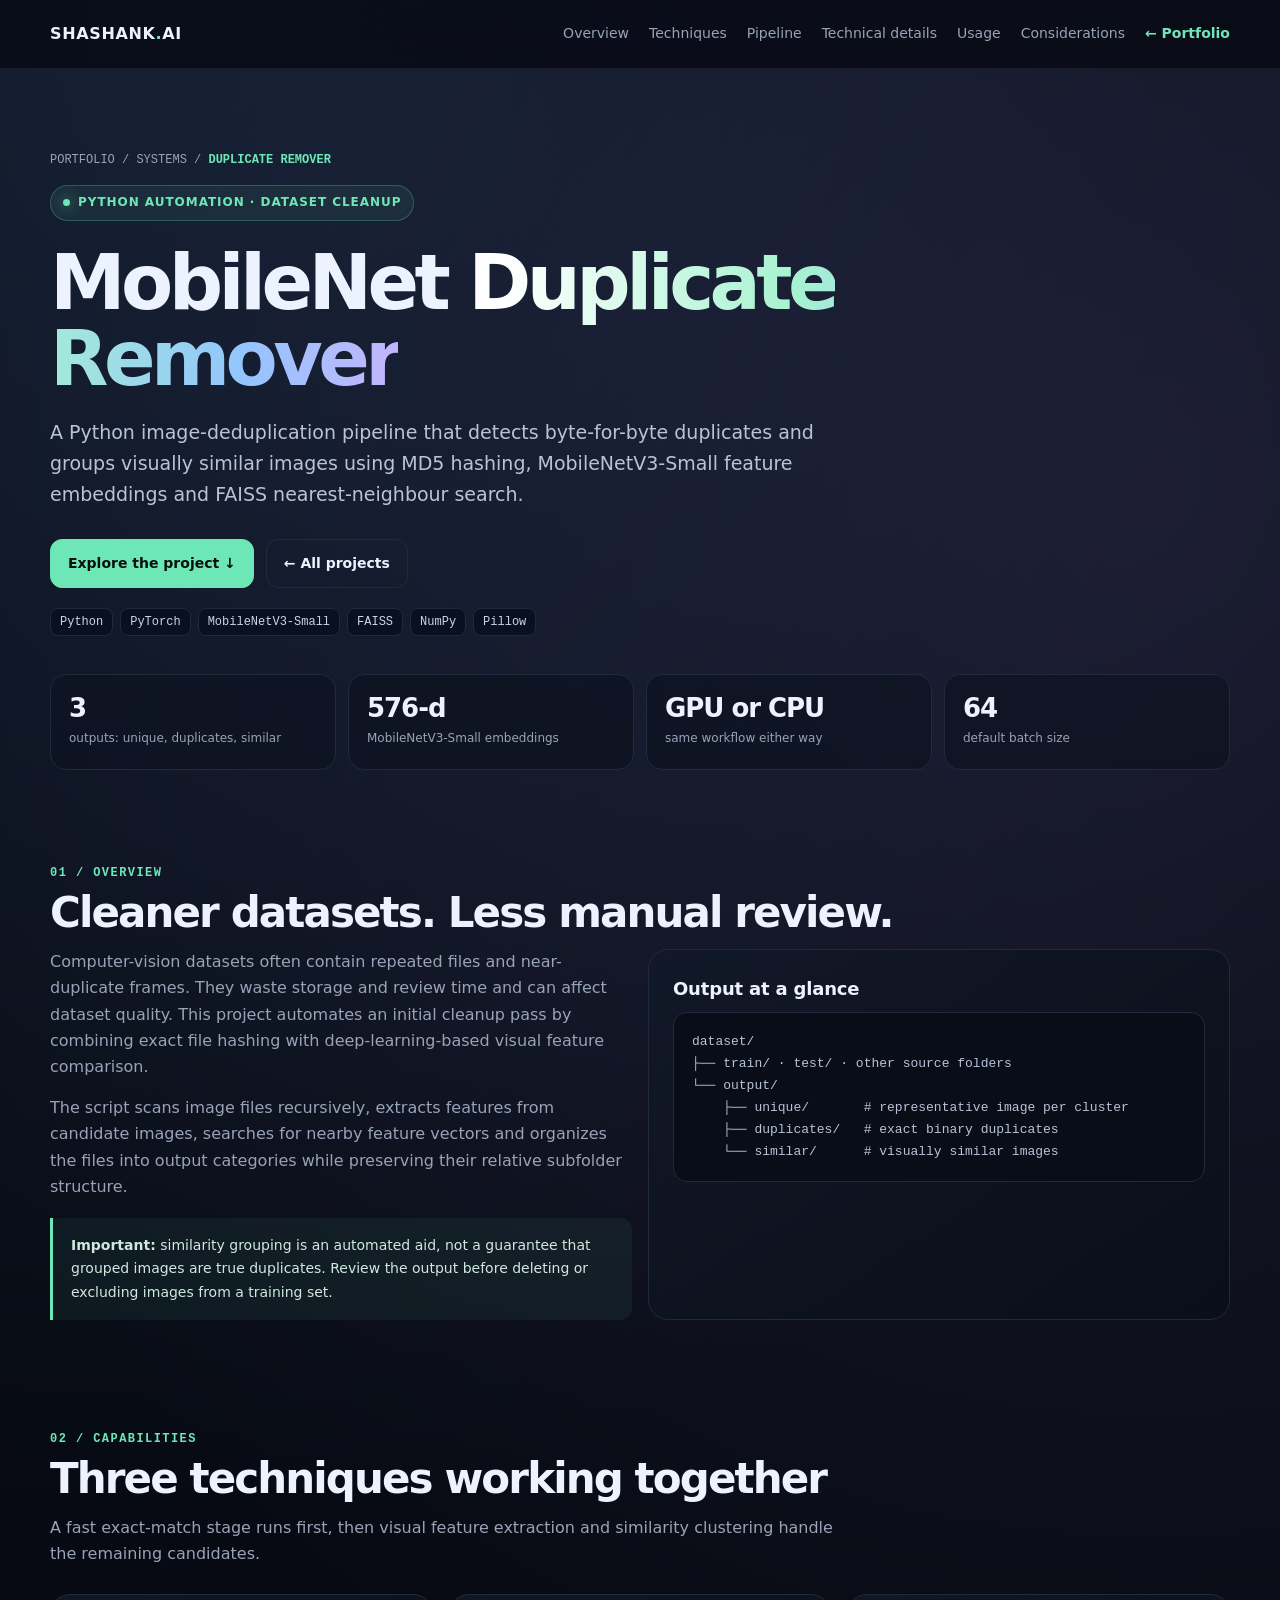
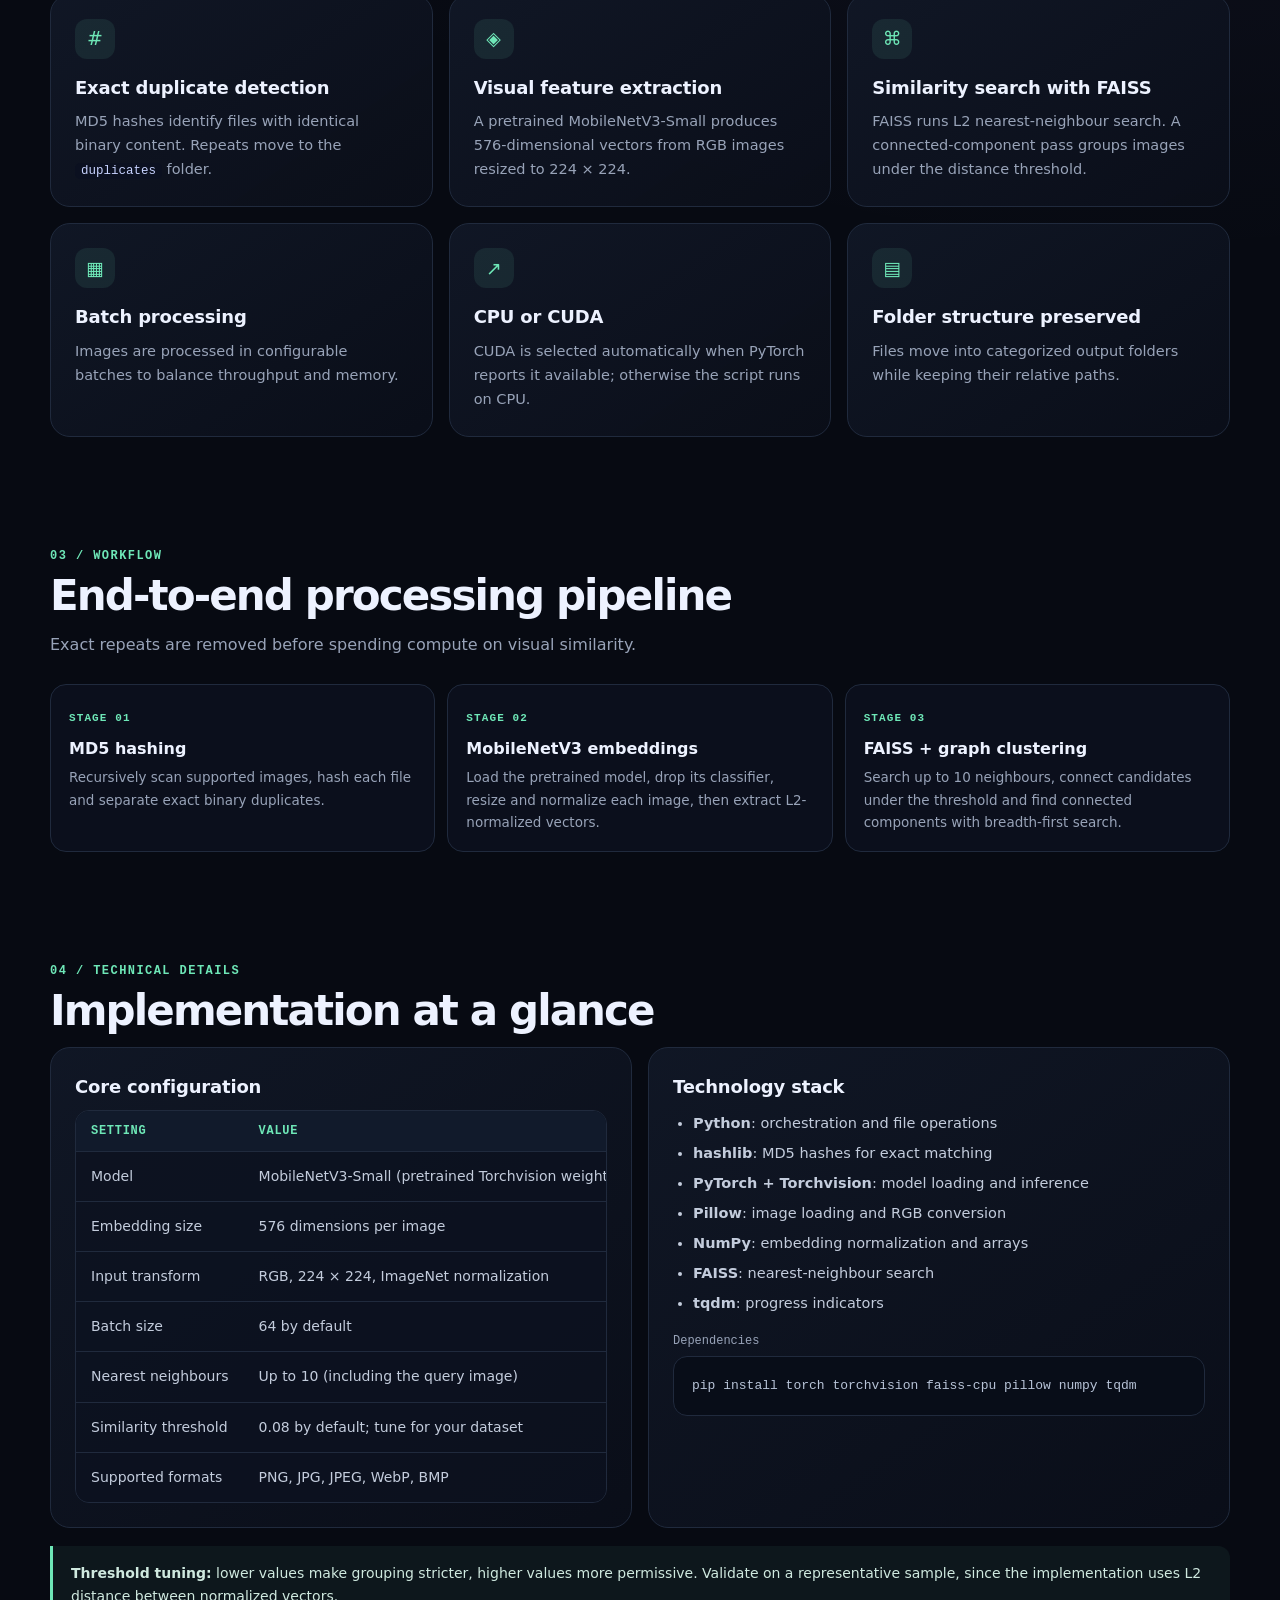
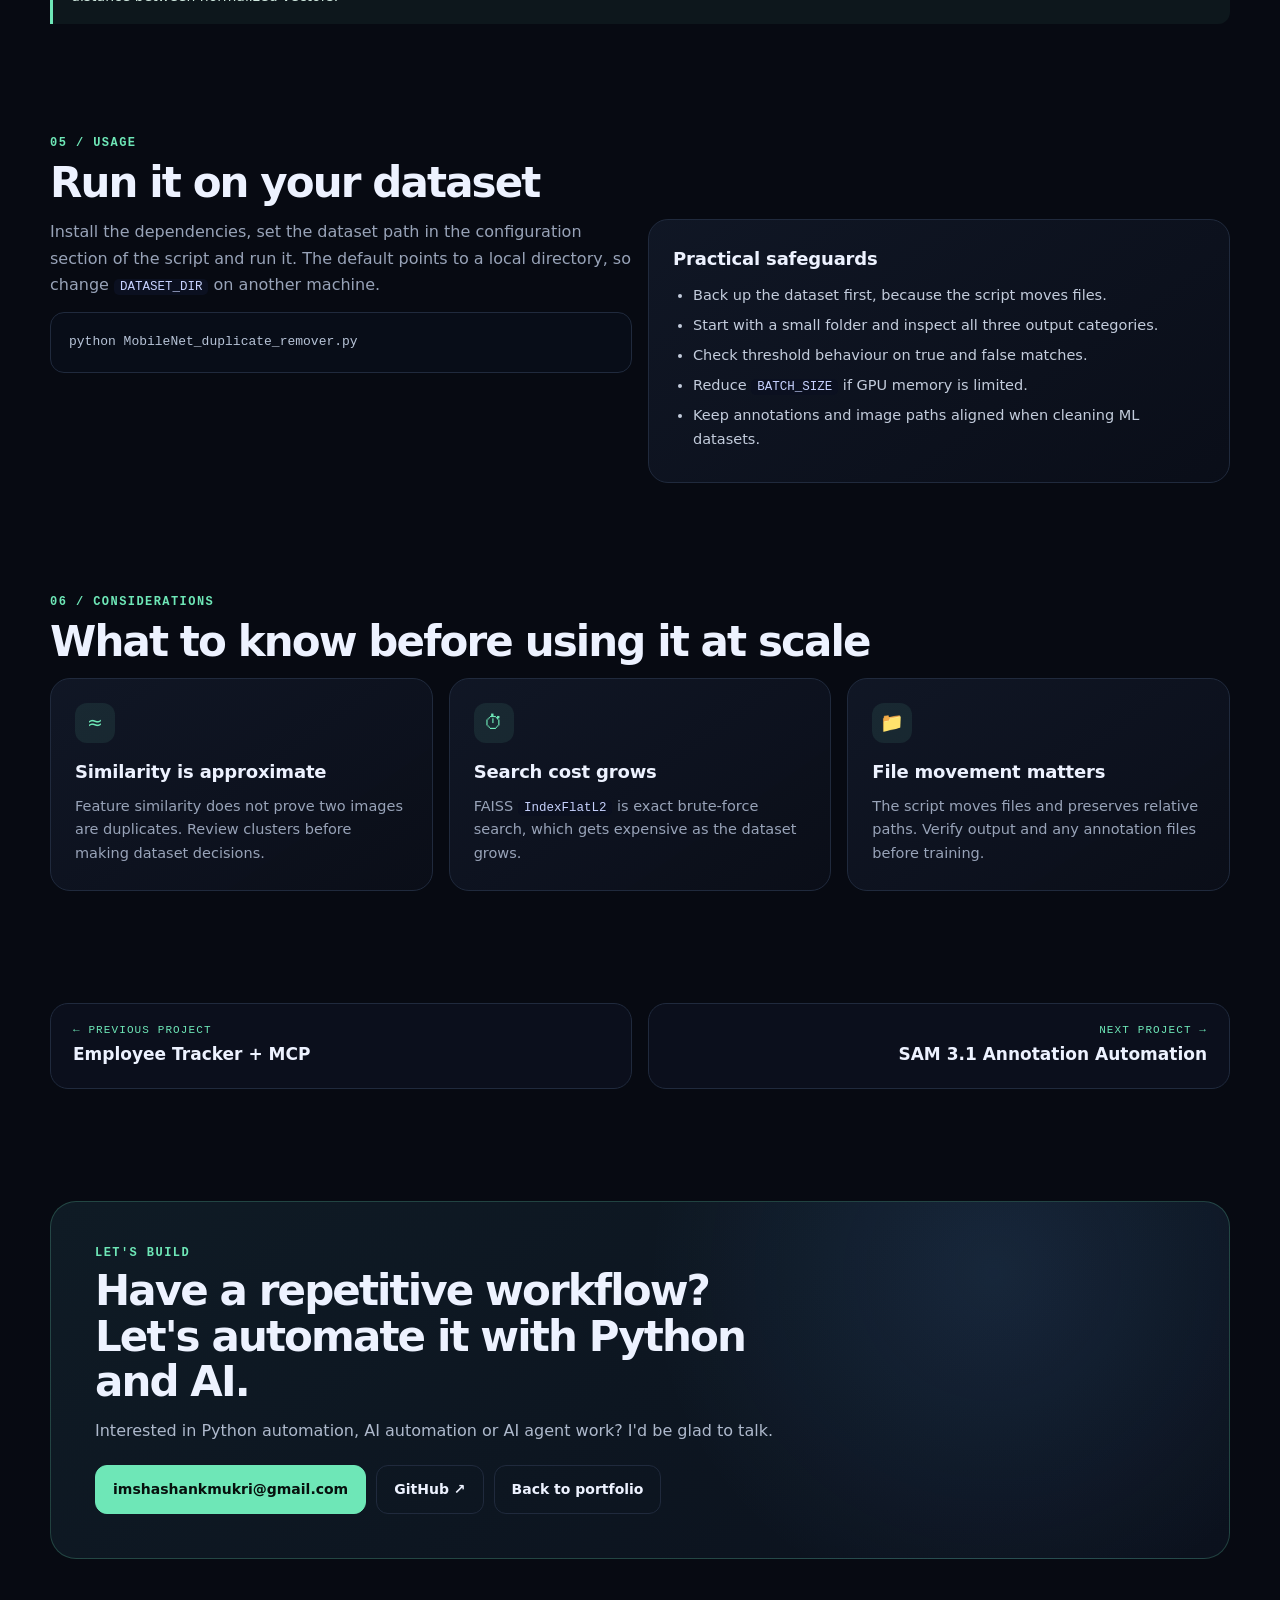
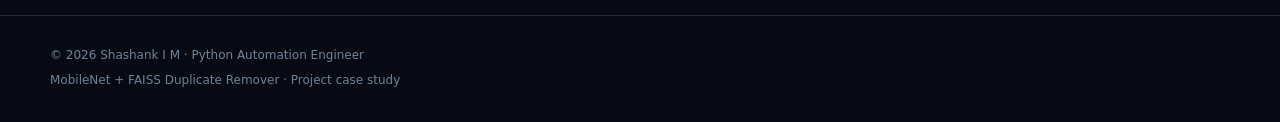
<file: projects/duplicate-remover.html>
<!DOCTYPE html>
<html lang="en">
<head>
<meta charset="UTF-8">
<meta name="viewport" content="width=device-width, initial-scale=1.0">
<meta name="theme-color" content="#070a12">
<meta name="description" content="A Python image deduplication pipeline combining MD5 hashing, MobileNetV3 feature extraction and FAISS similarity clustering.">
<meta property="og:title" content="MobileNet + FAISS Duplicate Remover | Shashank I M">
<meta property="og:description" content="A Python image deduplication pipeline combining MD5 hashing, MobileNetV3 feature extraction and FAISS similarity clustering.">
<meta property="og:type" content="article">
<title>MobileNet + FAISS Duplicate Remover | Shashank I M</title>
<link rel="stylesheet" href="../assets/project.css">
</head>
<body>

<nav class="nav">
  <div class="container nav-inner">
    <a class="logo" href="../index.html">SHASHANK<span>.</span>AI</a>
    <button class="menu" aria-label="Open menu" aria-expanded="false">☰</button>
    <div class="navlinks" id="navlinks">
      <a href="#overview">Overview</a><a href="#features">Techniques</a><a href="#pipeline">Pipeline</a><a href="#technical">Technical details</a><a href="#usage">Usage</a><a href="#limits">Considerations</a><a class="back" href="../index.html#systems">← Portfolio</a>
    </div>
  </div>
</nav>

<main id="top">
<header class="phero">
<div class="container">
  <div class="crumb"><a href="../index.html">PORTFOLIO</a> / <a href="../index.html#systems">SYSTEMS</a> / <b>DUPLICATE REMOVER</b></div>
  <div class="eyebrow"><span class="dot"></span> Python Automation · Dataset Cleanup</div>
  <h1>MobileNet <span class="gradient">Duplicate Remover</span></h1>
  <p class="lead">A Python image-deduplication pipeline that detects byte-for-byte duplicates and groups visually similar images using MD5 hashing, MobileNetV3-Small feature embeddings and FAISS nearest-neighbour search.</p>
  <div class="actions"><a class="btn primary" href="#overview">Explore the project ↓</a><a class="btn" href="../index.html#systems">← All projects</a></div>
  <div class="tags"><span class="tag">Python</span><span class="tag">PyTorch</span><span class="tag">MobileNetV3-Small</span><span class="tag">FAISS</span><span class="tag">NumPy</span><span class="tag">Pillow</span></div>
  <div class="stats"><div class='stat'><b>3</b><span>outputs: unique, duplicates, similar</span></div><div class='stat'><b>576-d</b><span>MobileNetV3-Small embeddings</span></div><div class='stat'><b>GPU or CPU</b><span>same workflow either way</span></div><div class='stat'><b>64</b><span>default batch size</span></div></div>
</div>
</header>

<section id="overview"><div class="container"><div class="section-label">01 / Overview</div><h2>Cleaner datasets. Less manual review.</h2><div class="g2"><div><p class="muted">Computer-vision datasets often contain repeated files and near-duplicate frames. They waste storage and review time and can affect dataset quality. This project automates an initial cleanup pass by combining exact file hashing with deep-learning-based visual feature comparison.</p><p class="muted">The script scans image files recursively, extracts features from candidate images, searches for nearby feature vectors and organizes the files into output categories while preserving their relative subfolder structure.</p><div class="callout "><b>Important:</b> similarity grouping is an automated aid, not a guarantee that grouped images are true duplicates. Review the output before deleting or excluding images from a training set.</div></div><article class="card"><h3>Output at a glance</h3><pre>dataset/
├── train/ · test/ · other source folders
└── output/
    ├── unique/       # representative image per cluster
    ├── duplicates/   # exact binary duplicates
    └── similar/      # visually similar images</pre></article></div></div></section><section id="features"><div class="container"><div class="section-label">02 / Capabilities</div><h2>Three techniques working together</h2><p class="lead-s">A fast exact-match stage runs first, then visual feature extraction and similarity clustering handle the remaining candidates.</p><div class="g3"><article class="card"><div class="icon">#</div><h3>Exact duplicate detection</h3><p>MD5 hashes identify files with identical binary content. Repeats move to the <code>duplicates</code> folder.</p></article><article class="card"><div class="icon">◈</div><h3>Visual feature extraction</h3><p>A pretrained MobileNetV3-Small produces 576-dimensional vectors from RGB images resized to 224 × 224.</p></article><article class="card"><div class="icon">⌘</div><h3>Similarity search with FAISS</h3><p>FAISS runs L2 nearest-neighbour search. A connected-component pass groups images under the distance threshold.</p></article><article class="card"><div class="icon">▦</div><h3>Batch processing</h3><p>Images are processed in configurable batches to balance throughput and memory.</p></article><article class="card"><div class="icon">↗</div><h3>CPU or CUDA</h3><p>CUDA is selected automatically when PyTorch reports it available; otherwise the script runs on CPU.</p></article><article class="card"><div class="icon">▤</div><h3>Folder structure preserved</h3><p>Files move into categorized output folders while keeping their relative paths.</p></article></div></div></section><section id="pipeline"><div class="container"><div class="section-label">03 / Workflow</div><h2>End-to-end processing pipeline</h2><p class="lead-s">Exact repeats are removed before spending compute on visual similarity.</p><div class="steps s3"><div class="step"><span class="n">STAGE 01</span><b>MD5 hashing</b><p>Recursively scan supported images, hash each file and separate exact binary duplicates.</p></div><div class="step"><span class="n">STAGE 02</span><b>MobileNetV3 embeddings</b><p>Load the pretrained model, drop its classifier, resize and normalize each image, then extract L2-normalized vectors.</p></div><div class="step"><span class="n">STAGE 03</span><b>FAISS + graph clustering</b><p>Search up to 10 neighbours, connect candidates under the threshold and find connected components with breadth-first search.</p></div></div></div></section><section id="technical"><div class="container"><div class="section-label">04 / Technical details</div><h2>Implementation at a glance</h2><div class="g2"><article class="card"><h3>Core configuration</h3><div class="table-wrap"><table><thead><tr><th>Setting</th><th>Value</th></tr></thead><tbody><tr><td>Model</td><td>MobileNetV3-Small (pretrained Torchvision weights)</td></tr><tr><td>Embedding size</td><td>576 dimensions per image</td></tr><tr><td>Input transform</td><td>RGB, 224 × 224, ImageNet normalization</td></tr><tr><td>Batch size</td><td>64 by default</td></tr><tr><td>Nearest neighbours</td><td>Up to 10 (including the query image)</td></tr><tr><td>Similarity threshold</td><td>0.08 by default; tune for your dataset</td></tr><tr><td>Supported formats</td><td>PNG, JPG, JPEG, WebP, BMP</td></tr></tbody></table></div></article><article class="card"><h3>Technology stack</h3><ul class="bullets"><li><b>Python</b>: orchestration and file operations</li><li><b>hashlib</b>: MD5 hashes for exact matching</li><li><b>PyTorch + Torchvision</b>: model loading and inference</li><li><b>Pillow</b>: image loading and RGB conversion</li><li><b>NumPy</b>: embedding normalization and arrays</li><li><b>FAISS</b>: nearest-neighbour search</li><li><b>tqdm</b>: progress indicators</li></ul><div class="code-title">Dependencies</div><pre>pip install torch torchvision faiss-cpu pillow numpy tqdm</pre></article></div><div class="callout "><b>Threshold tuning:</b> lower values make grouping stricter, higher values more permissive. Validate on a representative sample, since the implementation uses L2 distance between normalized vectors.</div></div></section><section id="usage"><div class="container"><div class="section-label">05 / Usage</div><h2>Run it on your dataset</h2><div class="g2"><div><p class="muted">Install the dependencies, set the dataset path in the configuration section of the script and run it. The default points to a local directory, so change <code>DATASET_DIR</code> on another machine.</p><pre>python MobileNet_duplicate_remover.py</pre></div><article class="card"><h3>Practical safeguards</h3><ul class="bullets"><li>Back up the dataset first, because the script moves files.</li><li>Start with a small folder and inspect all three output categories.</li><li>Check threshold behaviour on true and false matches.</li><li>Reduce <code>BATCH_SIZE</code> if GPU memory is limited.</li><li>Keep annotations and image paths aligned when cleaning ML datasets.</li></ul></article></div></div></section><section id="limits"><div class="container"><div class="section-label">06 / Considerations</div><h2>What to know before using it at scale</h2><div class="g3"><article class="card"><div class="icon">≈</div><h3>Similarity is approximate</h3><p>Feature similarity does not prove two images are duplicates. Review clusters before making dataset decisions.</p></article><article class="card"><div class="icon">⏱</div><h3>Search cost grows</h3><p>FAISS <code>IndexFlatL2</code> is exact brute-force search, which gets expensive as the dataset grows.</p></article><article class="card"><div class="icon">📁</div><h3>File movement matters</h3><p>The script moves files and preserves relative paths. Verify output and any annotation files before training.</p></article></div></div></section>

<section>
<div class="container">
  <div class="pj-nav"><a href="employee-tracker.html"><small>← Previous project</small><b>Employee Tracker + MCP</b></a><a class="next" href="sam3-annotation.html"><small>Next project →</small><b>SAM 3.1 Annotation Automation</b></a></div>
</div>
</section>

<section>
<div class="container">
  <div class="cta">
    <div class="section-label">Let's build</div>
    <h2>Have a repetitive workflow? Let's automate it with Python and AI.</h2>
    <p>Interested in Python automation, AI automation or AI agent work? I'd be glad to talk.</p>
    <div class="contact-row">
      <a class="btn primary" href="mailto:imshashankmukri@gmail.com">imshashankmukri@gmail.com</a>
      <a class="btn" href="https://github.com/ShashankIM" target="_blank" rel="noopener">GitHub ↗</a>
      <a class="btn" href="../index.html#contact">Back to portfolio</a>
    </div>
  </div>
</div>
</section>
</main>

<footer>
<div class="container">
  <div>© <span id="year"></span> Shashank I M · Python Automation Engineer</div>
  <div style="margin-top:5px">MobileNet + FAISS Duplicate Remover · Project case study</div>
</div>
</footer>


<button class="backtop" id="backtop" aria-label="Back to top">↑</button>
<script src="../assets/project.js"></script>
</body>
</html>
</file>
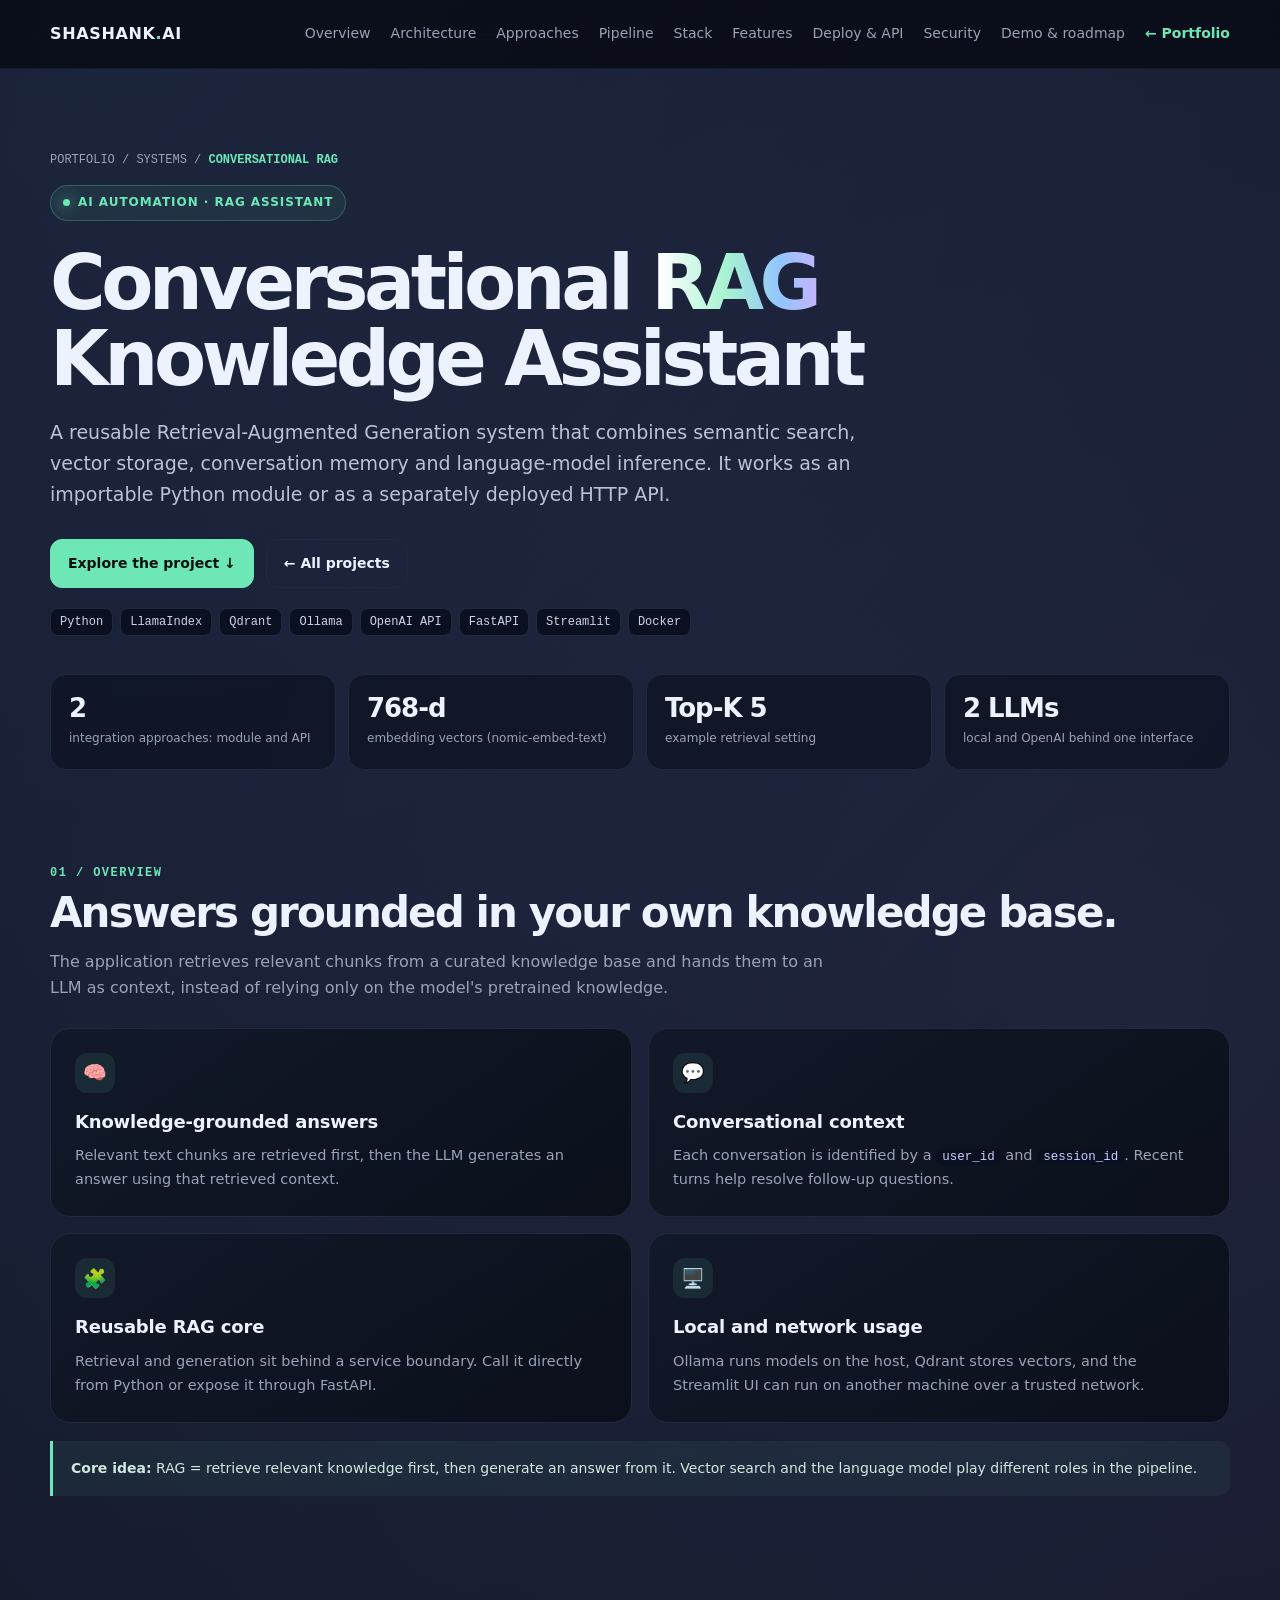
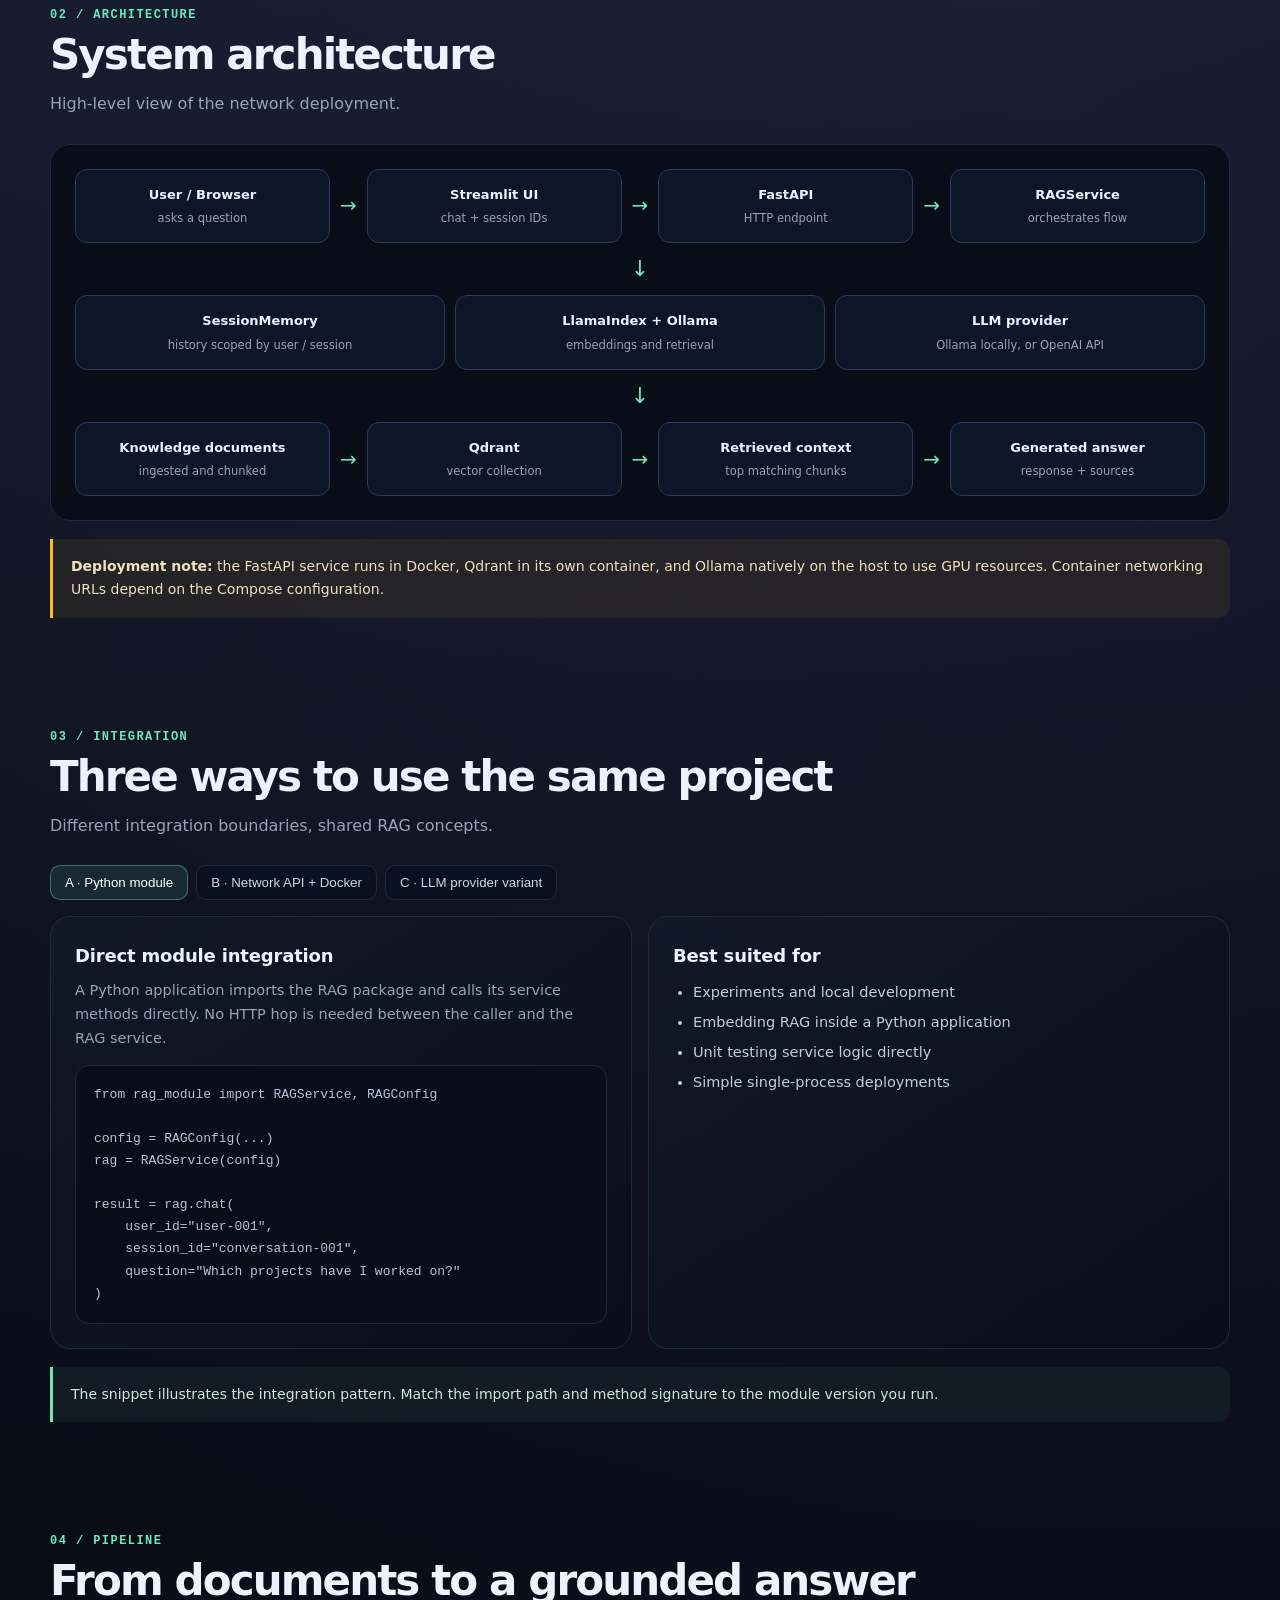
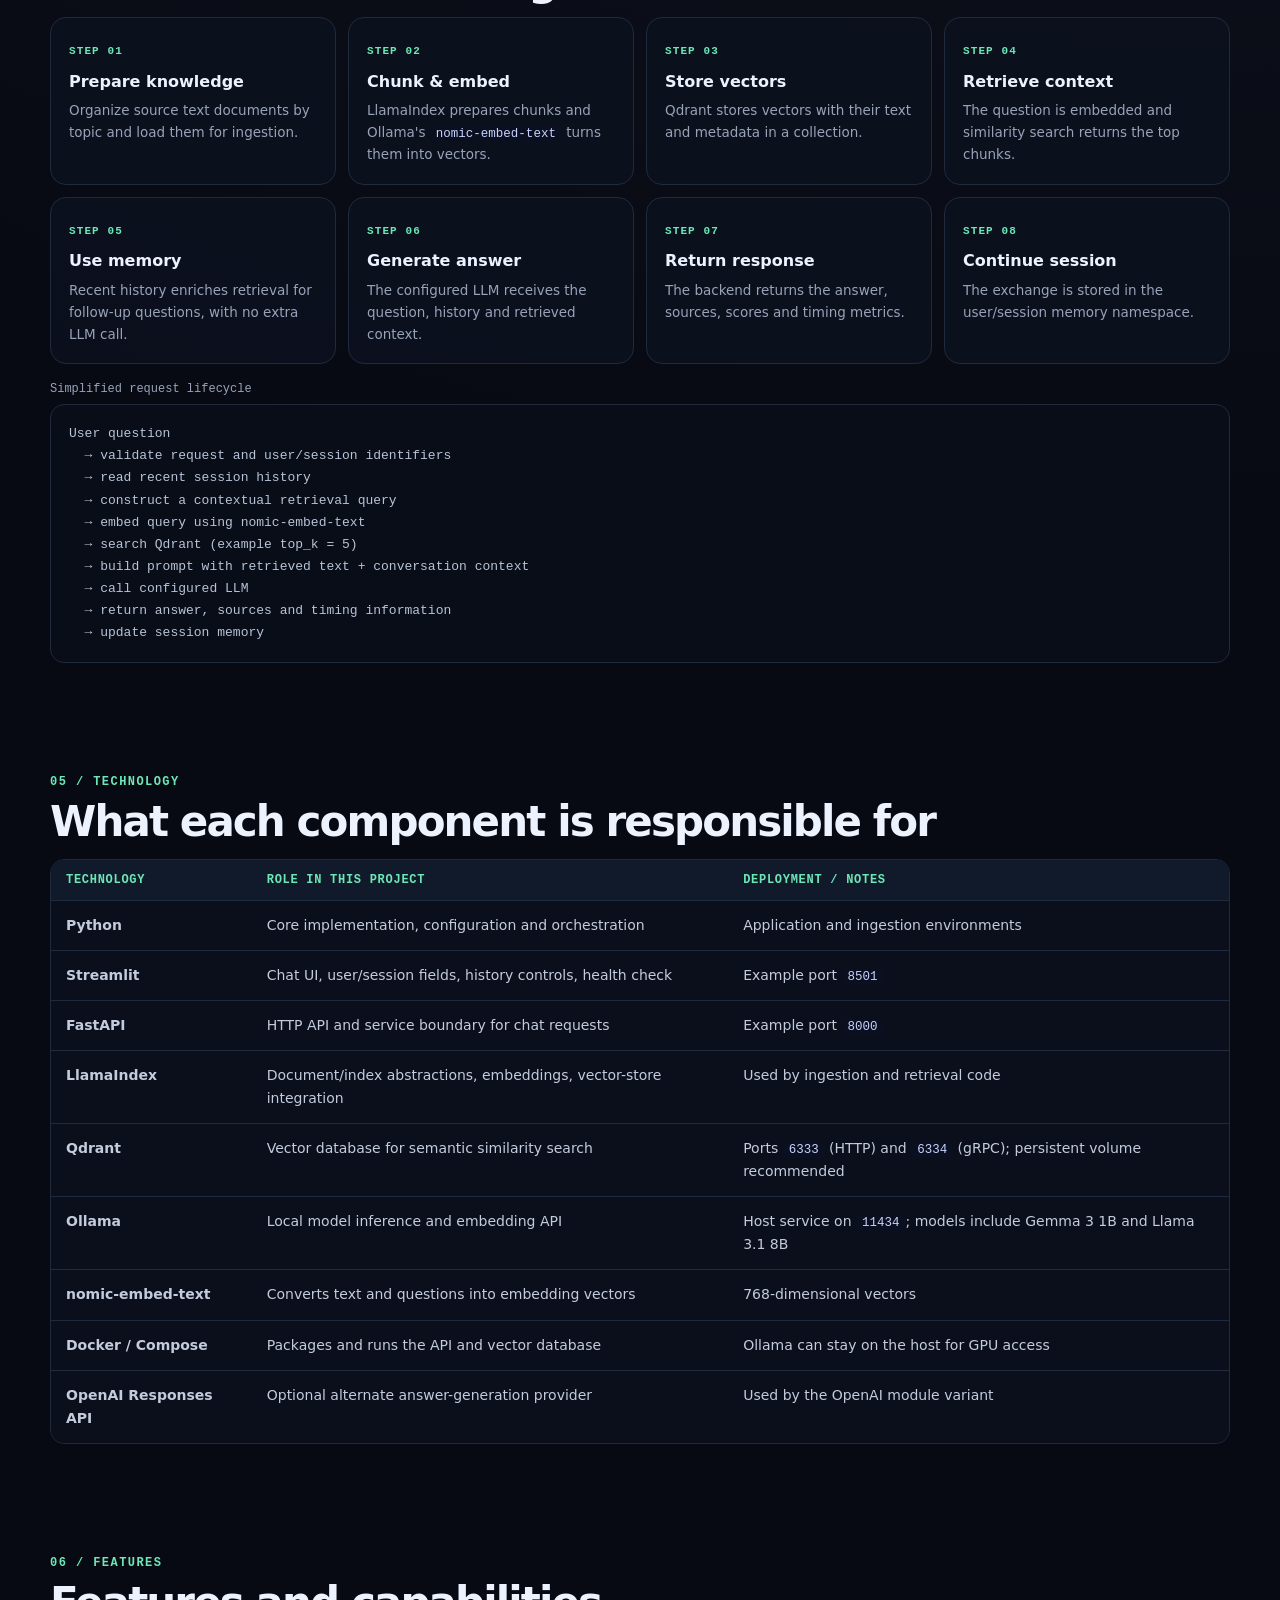
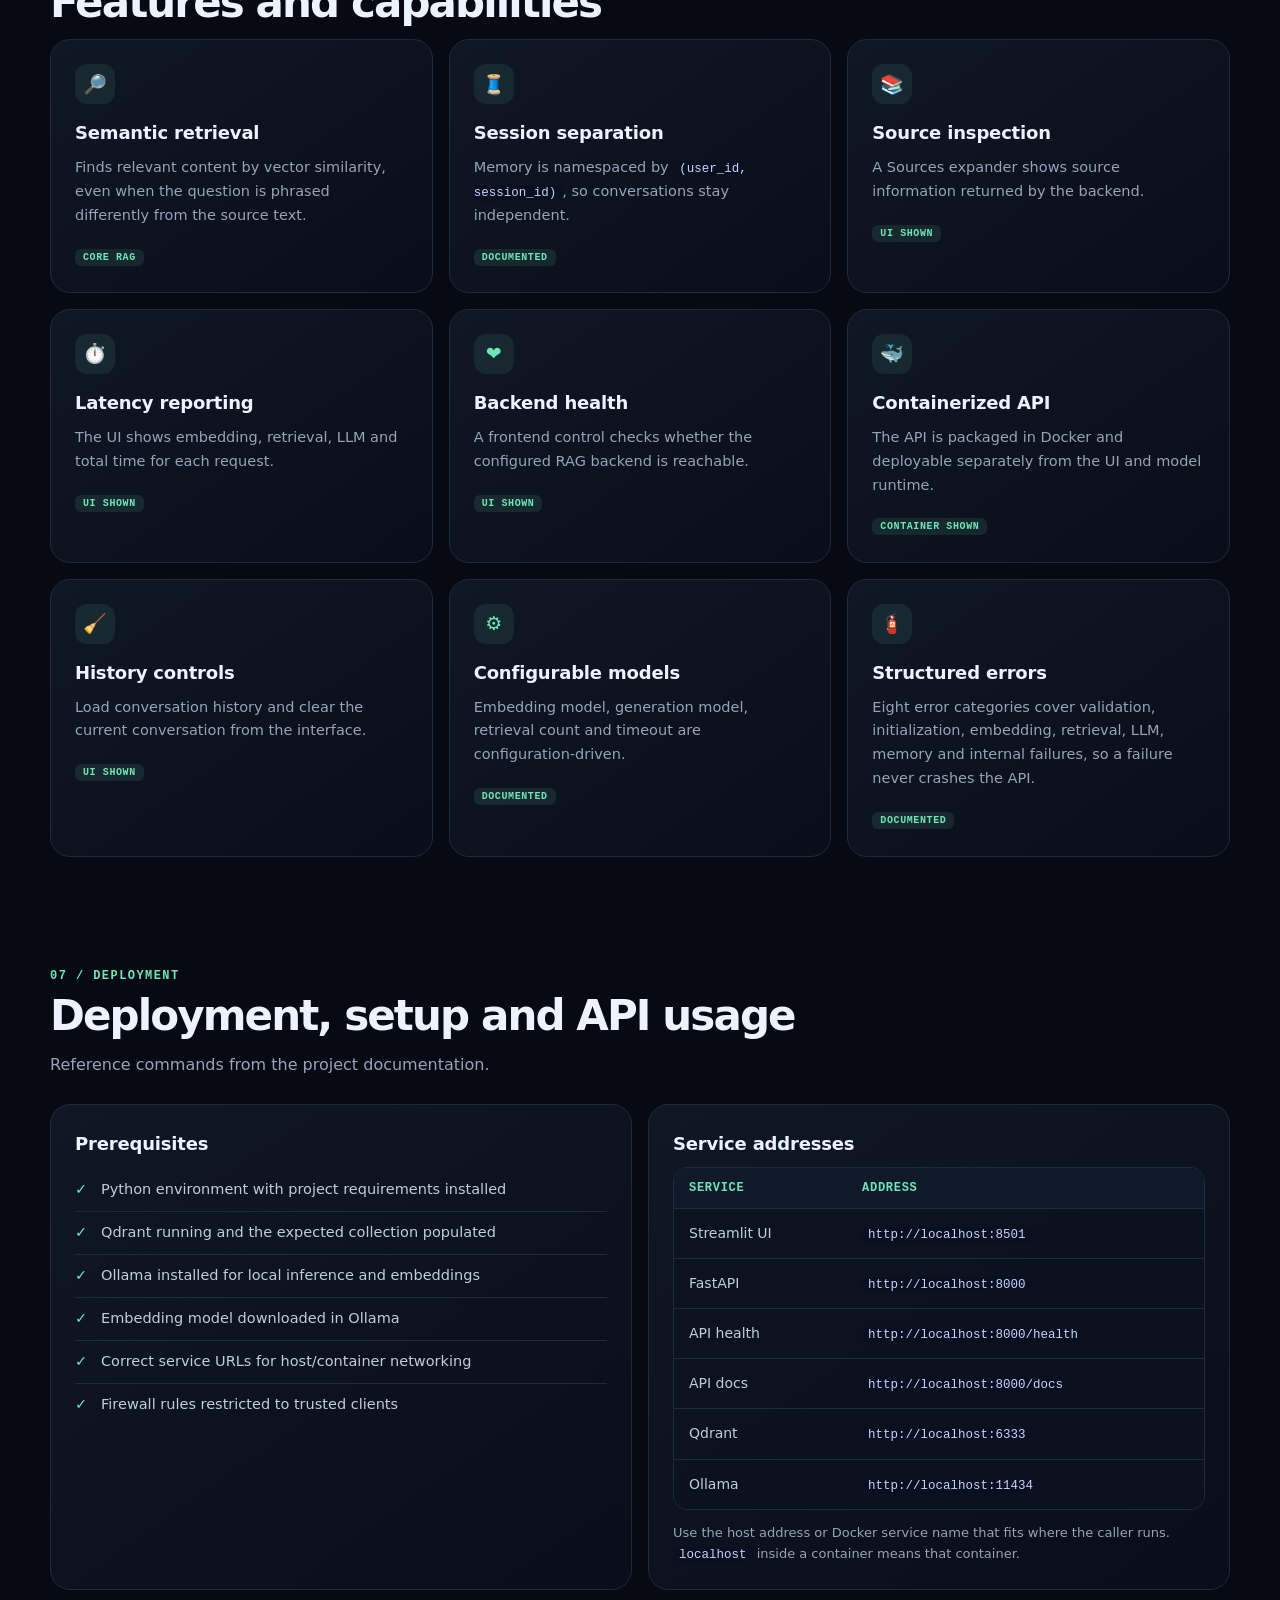
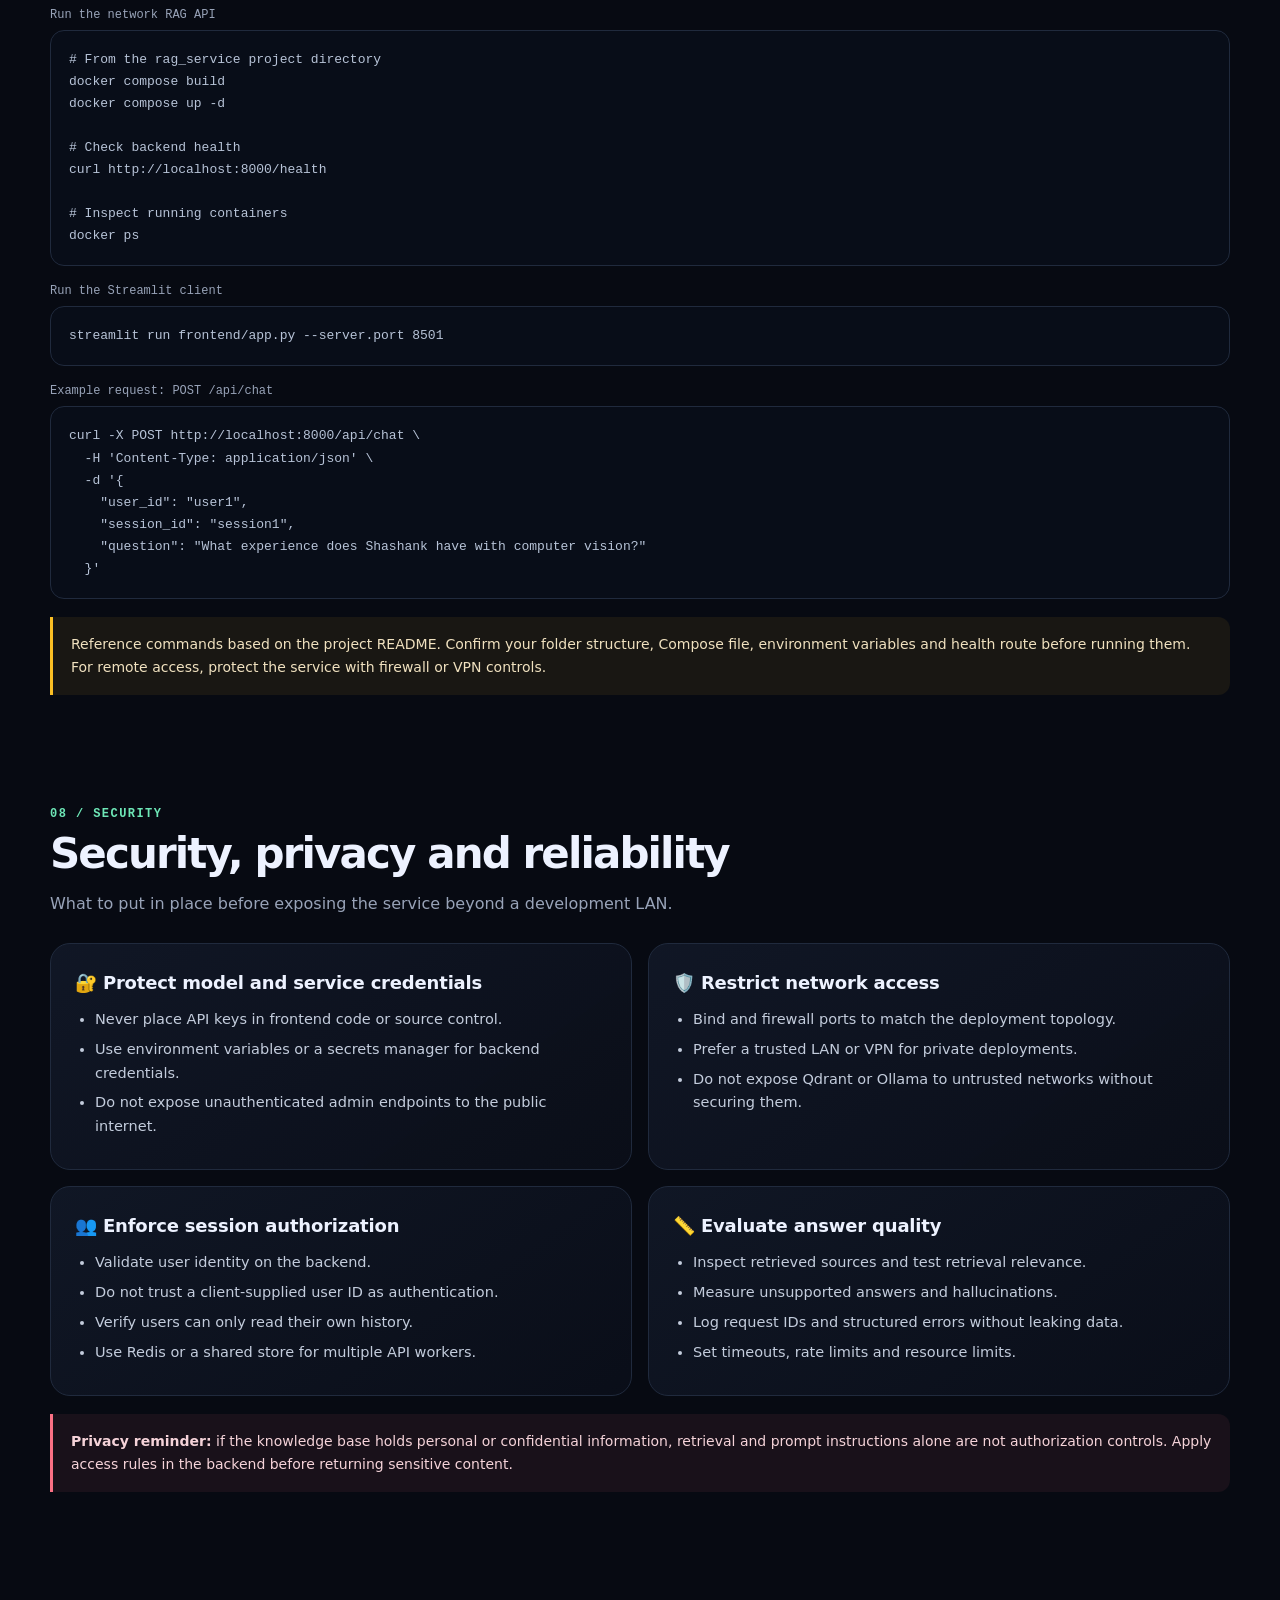
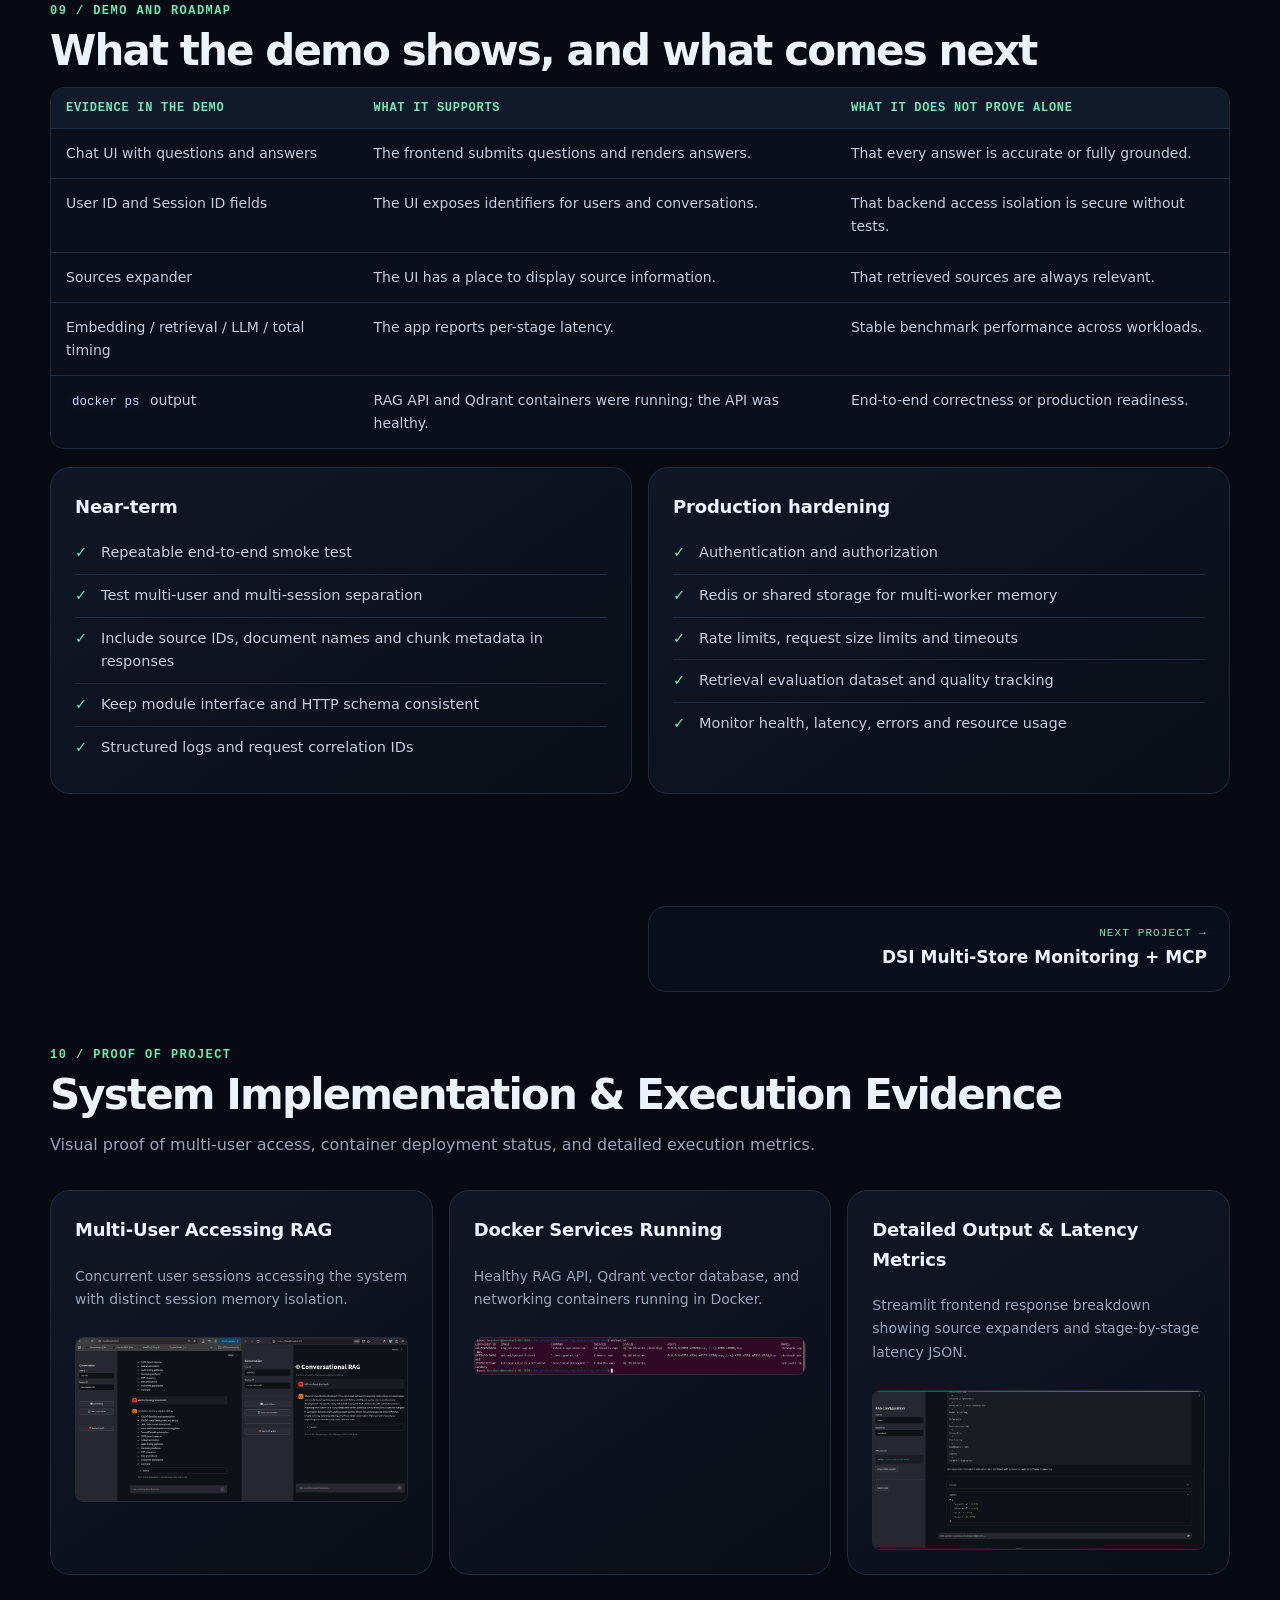
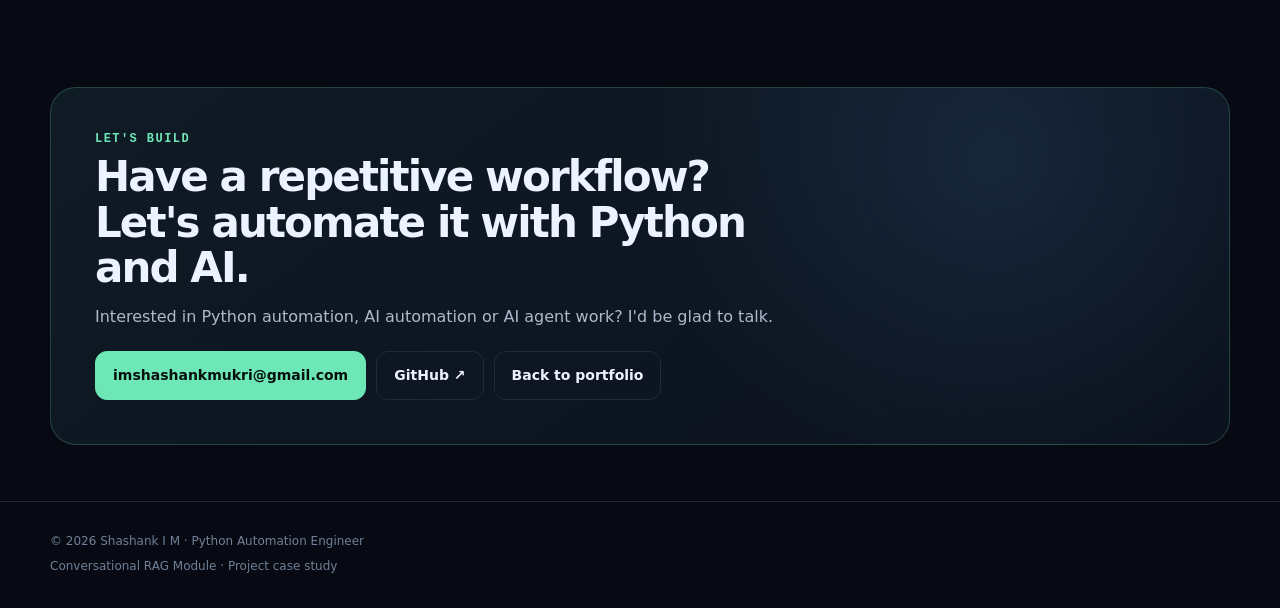
<file: projects/rag.html>
<!DOCTYPE html>
<html lang="en">
<head>
<meta charset="UTF-8">
<meta name="viewport" content="width=device-width, initial-scale=1.0">
<meta name="theme-color" content="#070a12">
<meta name="description" content="A reusable Retrieval-Augmented Generation system with Qdrant, LlamaIndex, Ollama, per-session memory, FastAPI and a Streamlit test UI.">
<meta property="og:title" content="Conversational RAG Module | Shashank I M">
<meta property="og:description" content="A reusable Retrieval-Augmented Generation system with Qdrant, LlamaIndex, Ollama, per-session memory, FastAPI and a Streamlit test UI.">
<meta property="og:type" content="article">
<title>Conversational RAG Module | Shashank I M</title>
<link rel="stylesheet" href="../assets/project.css">
</head>
<body>

<nav class="nav">
  <div class="container nav-inner">
    <a class="logo" href="../index.html">SHASHANK<span>.</span>AI</a>
    <button class="menu" aria-label="Open menu" aria-expanded="false">☰</button>
    <div class="navlinks" id="navlinks">
      <a href="#overview">Overview</a><a href="#architecture">Architecture</a><a href="#approaches">Approaches</a><a href="#pipeline">Pipeline</a><a href="#stack">Stack</a><a href="#features">Features</a><a href="#deploy">Deploy & API</a><a href="#security">Security</a><a href="#evidence">Demo & roadmap</a><a class="back" href="../index.html#systems">← Portfolio</a>
    </div>
  </div>
</nav>

<main id="top">
<header class="phero">
<div class="container">
  <div class="crumb"><a href="../index.html">PORTFOLIO</a> / <a href="../index.html#systems">SYSTEMS</a> / <b>CONVERSATIONAL RAG</b></div>
  <div class="eyebrow"><span class="dot"></span> AI Automation · RAG Assistant</div>
  <h1>Conversational <span class="gradient">RAG</span> Knowledge Assistant</h1>
  <p class="lead">A reusable Retrieval-Augmented Generation system that combines semantic search, vector storage, conversation memory and language-model inference. It works as an importable Python module or as a separately deployed HTTP API.</p>
  <div class="actions"><a class="btn primary" href="#overview">Explore the project ↓</a><a class="btn" href="../index.html#systems">← All projects</a></div>
  <div class="tags"><span class="tag">Python</span><span class="tag">LlamaIndex</span><span class="tag">Qdrant</span><span class="tag">Ollama</span><span class="tag">OpenAI API</span><span class="tag">FastAPI</span><span class="tag">Streamlit</span><span class="tag">Docker</span></div>
  <div class="stats"><div class='stat'><b>2</b><span>integration approaches: module and API</span></div><div class='stat'><b>768-d</b><span>embedding vectors (nomic-embed-text)</span></div><div class='stat'><b>Top-K 5</b><span>example retrieval setting</span></div><div class='stat'><b>2 LLMs</b><span>local and OpenAI behind one interface</span></div></div>
</div>
</header>

<section id="overview"><div class="container"><div class="section-label">01 / Overview</div><h2>Answers grounded in your own knowledge base.</h2><p class="lead-s">The application retrieves relevant chunks from a curated knowledge base and hands them to an LLM as context, instead of relying only on the model's pretrained knowledge.</p><div class="g2"><article class="card"><div class="icon">🧠</div><h3>Knowledge-grounded answers</h3><p>Relevant text chunks are retrieved first, then the LLM generates an answer using that retrieved context.</p></article><article class="card"><div class="icon">💬</div><h3>Conversational context</h3><p>Each conversation is identified by a <code>user_id</code> and <code>session_id</code>. Recent turns help resolve follow-up questions.</p></article><article class="card"><div class="icon">🧩</div><h3>Reusable RAG core</h3><p>Retrieval and generation sit behind a service boundary. Call it directly from Python or expose it through FastAPI.</p></article><article class="card"><div class="icon">🖥️</div><h3>Local and network usage</h3><p>Ollama runs models on the host, Qdrant stores vectors, and the Streamlit UI can run on another machine over a trusted network.</p></article></div><div class="callout "><b>Core idea:</b> RAG = retrieve relevant knowledge first, then generate an answer from it. Vector search and the language model play different roles in the pipeline.</div></div></section><section id="architecture"><div class="container"><div class="section-label">02 / Architecture</div><h2>System architecture</h2><p class="lead-s">High-level view of the network deployment.</p><div class="diagram"><div class="flow"><div class="node">User / Browser<small>asks a question</small></div><div class="arrow">→</div><div class="node">Streamlit UI<small>chat + session IDs</small></div><div class="arrow">→</div><div class="node">FastAPI<small>HTTP endpoint</small></div><div class="arrow">→</div><div class="node">RAGService<small>orchestrates flow</small></div></div><div class="down">↓</div><div class="subflow"><div class="node">SessionMemory<small>history scoped by user / session</small></div><div class="node">LlamaIndex + Ollama<small>embeddings and retrieval</small></div><div class="node">LLM provider<small>Ollama locally, or OpenAI API</small></div></div><div class="down">↓</div><div class="flow"><div class="node">Knowledge documents<small>ingested and chunked</small></div><div class="arrow">→</div><div class="node">Qdrant<small>vector collection</small></div><div class="arrow">→</div><div class="node">Retrieved context<small>top matching chunks</small></div><div class="arrow">→</div><div class="node">Generated answer<small>response + sources</small></div></div></div><div class="callout warn"><b>Deployment note:</b> the FastAPI service runs in Docker, Qdrant in its own container, and Ollama natively on the host to use GPU resources. Container networking URLs depend on the Compose configuration.</div></div></section><section id="approaches"><div class="container"><div class="section-label">03 / Integration</div><h2>Three ways to use the same project</h2><p class="lead-s">Different integration boundaries, shared RAG concepts.</p><div data-tabs><div class="tabs" role="tablist"><button class="tab active" data-tab="module" role="tab" aria-selected="true">A · Python module</button><button class="tab" data-tab="network" role="tab" aria-selected="false">B · Network API + Docker</button><button class="tab" data-tab="provider" role="tab" aria-selected="false">C · LLM provider variant</button></div><div class="tab-panel active" id="panel-module"><div class="g2"><article class="card"><h3>Direct module integration</h3><p>A Python application imports the RAG package and calls its service methods directly. No HTTP hop is needed between the caller and the RAG service.</p><pre>from rag_module import RAGService, RAGConfig

config = RAGConfig(...)
rag = RAGService(config)

result = rag.chat(
    user_id="user-001",
    session_id="conversation-001",
    question="Which projects have I worked on?"
)</pre></article><article class="card"><h3>Best suited for</h3><ul class="bullets"><li>Experiments and local development</li><li>Embedding RAG inside a Python application</li><li>Unit testing service logic directly</li><li>Simple single-process deployments</li></ul></article></div><div class="callout ">The snippet illustrates the integration pattern. Match the import path and method signature to the module version you run.</div></div><div class="tab-panel" id="panel-network"><div class="g2"><article class="card"><h3>HTTP service boundary</h3><p>The Streamlit frontend sends JSON requests to a FastAPI service. The API calls the RAG core and returns a structured answer, so clients never import the backend's Python package.</p><pre>Streamlit / another client
          │ HTTP
          ▼
FastAPI :8000
          │
          ▼
RAGService ── Qdrant
          └── Ollama on host</pre></article><article class="card"><h3>Best suited for</h3><ul class="bullets"><li>Access from multiple computers</li><li>Independent frontend and backend deployments</li><li>Integration with other applications</li><li>Repeatable Docker-based deployment</li><li>A central RAG endpoint on a trusted LAN or VPN</li></ul></article></div><p class="muted" style="margin-top:16px">In the demo setup the RAG API is exposed on port 8000, Qdrant on 6333–6334 and the Streamlit frontend on 8501. The API container reports a healthy status.</p></div><div class="tab-panel" id="panel-provider"><div class="g2"><article class="card"><h3>Local Ollama generation</h3><p>Embeddings and answer generation both use Ollama-hosted models, keeping inference on your own machine or server.</p><pre>Question → nomic-embed-text
         → Qdrant retrieval
         → local Ollama LLM
         → answer</pre></article><article class="card"><h3>OpenAI generation variant</h3><p>Keeps local Ollama embeddings and Qdrant retrieval but sends answer generation to the OpenAI Responses API. It needs a backend-only <code>OPENAI_API_KEY</code> and incurs usage cost.</p><pre>Question → local embedding
         → Qdrant retrieval
         → OpenAI Responses API
         → answer</pre></article></div></div></div></div></section><section id="pipeline"><div class="container"><div class="section-label">04 / Pipeline</div><h2>From documents to a grounded answer</h2><div class="steps"><div class="step"><span class="n">STEP 01</span><b>Prepare knowledge</b><p>Organize source text documents by topic and load them for ingestion.</p></div><div class="step"><span class="n">STEP 02</span><b>Chunk & embed</b><p>LlamaIndex prepares chunks and Ollama's <code>nomic-embed-text</code> turns them into vectors.</p></div><div class="step"><span class="n">STEP 03</span><b>Store vectors</b><p>Qdrant stores vectors with their text and metadata in a collection.</p></div><div class="step"><span class="n">STEP 04</span><b>Retrieve context</b><p>The question is embedded and similarity search returns the top chunks.</p></div><div class="step"><span class="n">STEP 05</span><b>Use memory</b><p>Recent history enriches retrieval for follow-up questions, with no extra LLM call.</p></div><div class="step"><span class="n">STEP 06</span><b>Generate answer</b><p>The configured LLM receives the question, history and retrieved context.</p></div><div class="step"><span class="n">STEP 07</span><b>Return response</b><p>The backend returns the answer, sources, scores and timing metrics.</p></div><div class="step"><span class="n">STEP 08</span><b>Continue session</b><p>The exchange is stored in the user/session memory namespace.</p></div></div><div class="code-title">Simplified request lifecycle</div><pre>User question
  → validate request and user/session identifiers
  → read recent session history
  → construct a contextual retrieval query
  → embed query using nomic-embed-text
  → search Qdrant (example top_k = 5)
  → build prompt with retrieved text + conversation context
  → call configured LLM
  → return answer, sources and timing information
  → update session memory</pre></div></section><section id="stack"><div class="container"><div class="section-label">05 / Technology</div><h2>What each component is responsible for</h2><div class="table-wrap"><table><thead><tr><th>Technology</th><th>Role in this project</th><th>Deployment / notes</th></tr></thead><tbody><tr><td><b>Python</b></td><td>Core implementation, configuration and orchestration</td><td>Application and ingestion environments</td></tr><tr><td><b>Streamlit</b></td><td>Chat UI, user/session fields, history controls, health check</td><td>Example port <code>8501</code></td></tr><tr><td><b>FastAPI</b></td><td>HTTP API and service boundary for chat requests</td><td>Example port <code>8000</code></td></tr><tr><td><b>LlamaIndex</b></td><td>Document/index abstractions, embeddings, vector-store integration</td><td>Used by ingestion and retrieval code</td></tr><tr><td><b>Qdrant</b></td><td>Vector database for semantic similarity search</td><td>Ports <code>6333</code> (HTTP) and <code>6334</code> (gRPC); persistent volume recommended</td></tr><tr><td><b>Ollama</b></td><td>Local model inference and embedding API</td><td>Host service on <code>11434</code>; models include Gemma 3 1B and Llama 3.1 8B</td></tr><tr><td><b>nomic-embed-text</b></td><td>Converts text and questions into embedding vectors</td><td>768-dimensional vectors</td></tr><tr><td><b>Docker / Compose</b></td><td>Packages and runs the API and vector database</td><td>Ollama can stay on the host for GPU access</td></tr><tr><td><b>OpenAI Responses API</b></td><td>Optional alternate answer-generation provider</td><td>Used by the OpenAI module variant</td></tr></tbody></table></div></div></section><section id="features"><div class="container"><div class="section-label">06 / Features</div><h2>Features and capabilities</h2><div class="g3"><article class="card"><div class="icon">🔎</div><h3>Semantic retrieval</h3><p>Finds relevant content by vector similarity, even when the question is phrased differently from the source text.</p><span class="badge">Core RAG</span></article><article class="card"><div class="icon">🧵</div><h3>Session separation</h3><p>Memory is namespaced by <code>(user_id, session_id)</code>, so conversations stay independent.</p><span class="badge">Documented</span></article><article class="card"><div class="icon">📚</div><h3>Source inspection</h3><p>A Sources expander shows source information returned by the backend.</p><span class="badge">UI shown</span></article><article class="card"><div class="icon">⏱️</div><h3>Latency reporting</h3><p>The UI shows embedding, retrieval, LLM and total time for each request.</p><span class="badge">UI shown</span></article><article class="card"><div class="icon">❤️</div><h3>Backend health</h3><p>A frontend control checks whether the configured RAG backend is reachable.</p><span class="badge">UI shown</span></article><article class="card"><div class="icon">🐳</div><h3>Containerized API</h3><p>The API is packaged in Docker and deployable separately from the UI and model runtime.</p><span class="badge">Container shown</span></article><article class="card"><div class="icon">🧹</div><h3>History controls</h3><p>Load conversation history and clear the current conversation from the interface.</p><span class="badge">UI shown</span></article><article class="card"><div class="icon">⚙️</div><h3>Configurable models</h3><p>Embedding model, generation model, retrieval count and timeout are configuration-driven.</p><span class="badge">Documented</span></article><article class="card"><div class="icon">🧯</div><h3>Structured errors</h3><p>Eight error categories cover validation, initialization, embedding, retrieval, LLM, memory and internal failures, so a failure never crashes the API.</p><span class="badge">Documented</span></article></div></div></section><section id="deploy"><div class="container"><div class="section-label">07 / Deployment</div><h2>Deployment, setup and API usage</h2><p class="lead-s">Reference commands from the project documentation.</p><div class="g2"><article class="card"><h3>Prerequisites</h3><ul class="checklist"><li>Python environment with project requirements installed</li><li>Qdrant running and the expected collection populated</li><li>Ollama installed for local inference and embeddings</li><li>Embedding model downloaded in Ollama</li><li>Correct service URLs for host/container networking</li><li>Firewall rules restricted to trusted clients</li></ul></article><article class="card"><h3>Service addresses</h3><div class="table-wrap"><table><thead><tr><th>Service</th><th>Address</th></tr></thead><tbody><tr><td>Streamlit UI</td><td><code>http://localhost:8501</code></td></tr><tr><td>FastAPI</td><td><code>http://localhost:8000</code></td></tr><tr><td>API health</td><td><code>http://localhost:8000/health</code></td></tr><tr><td>API docs</td><td><code>http://localhost:8000/docs</code></td></tr><tr><td>Qdrant</td><td><code>http://localhost:6333</code></td></tr><tr><td>Ollama</td><td><code>http://localhost:11434</code></td></tr></tbody></table></div><p class="muted" style="margin-top:12px;font-size:13px">Use the host address or Docker service name that fits where the caller runs. <code>localhost</code> inside a container means that container.</p></article></div><div class="code-title">Run the network RAG API</div><pre># From the rag_service project directory
docker compose build
docker compose up -d

# Check backend health
curl http://localhost:8000/health

# Inspect running containers
docker ps</pre><div class="code-title">Run the Streamlit client</div><pre>streamlit run frontend/app.py --server.port 8501</pre><div class="code-title">Example request: POST /api/chat</div><pre>curl -X POST http://localhost:8000/api/chat \
  -H 'Content-Type: application/json' \
  -d '{
    "user_id": "user1",
    "session_id": "session1",
    "question": "What experience does Shashank have with computer vision?"
  }'</pre><div class="callout warn">Reference commands based on the project README. Confirm your folder structure, Compose file, environment variables and health route before running them. For remote access, protect the service with firewall or VPN controls.</div></div></section><section id="security"><div class="container"><div class="section-label">08 / Security</div><h2>Security, privacy and reliability</h2><p class="lead-s">What to put in place before exposing the service beyond a development LAN.</p><div class="g2"><article class="card"><h3>🔐 Protect model and service credentials</h3><ul class="bullets"><li>Never place API keys in frontend code or source control.</li><li>Use environment variables or a secrets manager for backend credentials.</li><li>Do not expose unauthenticated admin endpoints to the public internet.</li></ul></article><article class="card"><h3>🛡️ Restrict network access</h3><ul class="bullets"><li>Bind and firewall ports to match the deployment topology.</li><li>Prefer a trusted LAN or VPN for private deployments.</li><li>Do not expose Qdrant or Ollama to untrusted networks without securing them.</li></ul></article><article class="card"><h3>👥 Enforce session authorization</h3><ul class="bullets"><li>Validate user identity on the backend.</li><li>Do not trust a client-supplied user ID as authentication.</li><li>Verify users can only read their own history.</li><li>Use Redis or a shared store for multiple API workers.</li></ul></article><article class="card"><h3>📏 Evaluate answer quality</h3><ul class="bullets"><li>Inspect retrieved sources and test retrieval relevance.</li><li>Measure unsupported answers and hallucinations.</li><li>Log request IDs and structured errors without leaking data.</li><li>Set timeouts, rate limits and resource limits.</li></ul></article></div><div class="callout red"><b>Privacy reminder:</b> if the knowledge base holds personal or confidential information, retrieval and prompt instructions alone are not authorization controls. Apply access rules in the backend before returning sensitive content.</div></div></section><section id="evidence"><div class="container"><div class="section-label">09 / Demo and roadmap</div><h2>What the demo shows, and what comes next</h2><div class="table-wrap"><table><thead><tr><th>Evidence in the demo</th><th>What it supports</th><th>What it does not prove alone</th></tr></thead><tbody><tr><td>Chat UI with questions and answers</td><td>The frontend submits questions and renders answers.</td><td>That every answer is accurate or fully grounded.</td></tr><tr><td>User ID and Session ID fields</td><td>The UI exposes identifiers for users and conversations.</td><td>That backend access isolation is secure without tests.</td></tr><tr><td>Sources expander</td><td>The UI has a place to display source information.</td><td>That retrieved sources are always relevant.</td></tr><tr><td>Embedding / retrieval / LLM / total timing</td><td>The app reports per-stage latency.</td><td>Stable benchmark performance across workloads.</td></tr><tr><td><code>docker ps</code> output</td><td>RAG API and Qdrant containers were running; the API was healthy.</td><td>End-to-end correctness or production readiness.</td></tr></tbody></table></div><div class="g2 mt"><article class="card"><h3>Near-term</h3><ul class="checklist"><li>Repeatable end-to-end smoke test</li><li>Test multi-user and multi-session separation</li><li>Include source IDs, document names and chunk metadata in responses</li><li>Keep module interface and HTTP schema consistent</li><li>Structured logs and request correlation IDs</li></ul></article><article class="card"><h3>Production hardening</h3><ul class="checklist"><li>Authentication and authorization</li><li>Redis or shared storage for multi-worker memory</li><li>Rate limits, request size limits and timeouts</li><li>Retrieval evaluation dataset and quality tracking</li><li>Monitor health, latency, errors and resource usage</li></ul></article></div></div></section>

<section>
<div class="container">
  <div class="pj-nav"><a class="empty" aria-hidden="true" tabindex="-1"><small>.</small><b>.</b></a><a class="next" href="dsi-monitoring.html"><small>Next project →</small><b>DSI Multi-Store Monitoring + MCP</b></a></div>
</div>
</section>

<!-- Section: Proof of Project / Visual Evidence -->
<section id="proof-of-project" style="padding-top: 0;">
  <div class="container">
    <div class="section-label">10 / Proof of Project</div>
    <h2>System Implementation & Execution Evidence</h2>
    <p class="lead-s">Visual proof of multi-user access, container deployment status, and detailed execution metrics.</p>

    <div class="g3 mt" style="margin-top: 2rem;">
      <!-- Multi-User Access Image -->
      <article class="card" style="display: flex; flex-direction: column; gap: 12px;">
        <h3>Multi-User Accessing RAG</h3>
        <p class="muted" style="font-size: 14px;">Concurrent user sessions accessing the system with distinct session memory isolation.</p>
        <div style="overflow: hidden; border-radius: 8px; border: 1px solid rgba(255, 255, 255, 0.1);">
          <img src="../images/rag/multiuser_accessing.png" alt="Multi user accessing RAG system" style="width: 100%; height: auto; display: block;">
        </div>
      </article>

      <!-- Docker Running Image -->
      <article class="card" style="display: flex; flex-direction: column; gap: 12px;">
        <h3>Docker Services Running</h3>
        <p class="muted" style="font-size: 14px;">Healthy RAG API, Qdrant vector database, and networking containers running in Docker.</p>
        <div style="overflow: hidden; border-radius: 8px; border: 1px solid rgba(255, 255, 255, 0.1);">
          <img src="../images/rag/docker_running .png" alt="Docker containers running status" style="width: 100%; height: auto; display: block;">
        </div>
      </article>

      <!-- Detailed Output Image -->
      <article class="card" style="display: flex; flex-direction: column; gap: 12px;">
        <h3>Detailed Output & Latency Metrics</h3>
        <p class="muted" style="font-size: 14px;">Streamlit frontend response breakdown showing source expanders and stage-by-stage latency JSON.</p>
        <div style="overflow: hidden; border-radius: 8px; border: 1px solid rgba(255, 255, 255, 0.1);">
          <img src="../images/rag/detailed_output.png" alt="Detailed RAG system output with latency breakdown" style="width: 100%; height: auto; display: block;">
        </div>
      </article>
    </div>
  </div>
</section>

<section>
<div class="container">
  <div class="cta">
    <div class="section-label">Let's build</div>
    <h2>Have a repetitive workflow? Let's automate it with Python and AI.</h2>
    <p>Interested in Python automation, AI automation or AI agent work? I'd be glad to talk.</p>
    <div class="contact-row">
      <a class="btn primary" href="mailto:imshashankmukri@gmail.com">imshashankmukri@gmail.com</a>
      <a class="btn" href="https://github.com/ShashankIM" target="_blank" rel="noopener">GitHub ↗</a>
      <a class="btn" href="../index.html#contact">Back to portfolio</a>
    </div>
  </div>
</div>
</section>
</main>

<footer>
<div class="container">
  <div>© <span id="year"></span> Shashank I M · Python Automation Engineer</div>
  <div style="margin-top:5px">Conversational RAG Module · Project case study</div>
</div>
</footer>


<button class="backtop" id="backtop" aria-label="Back to top">↑</button>
<script src="../assets/project.js"></script>
</body>
</html>
</file>
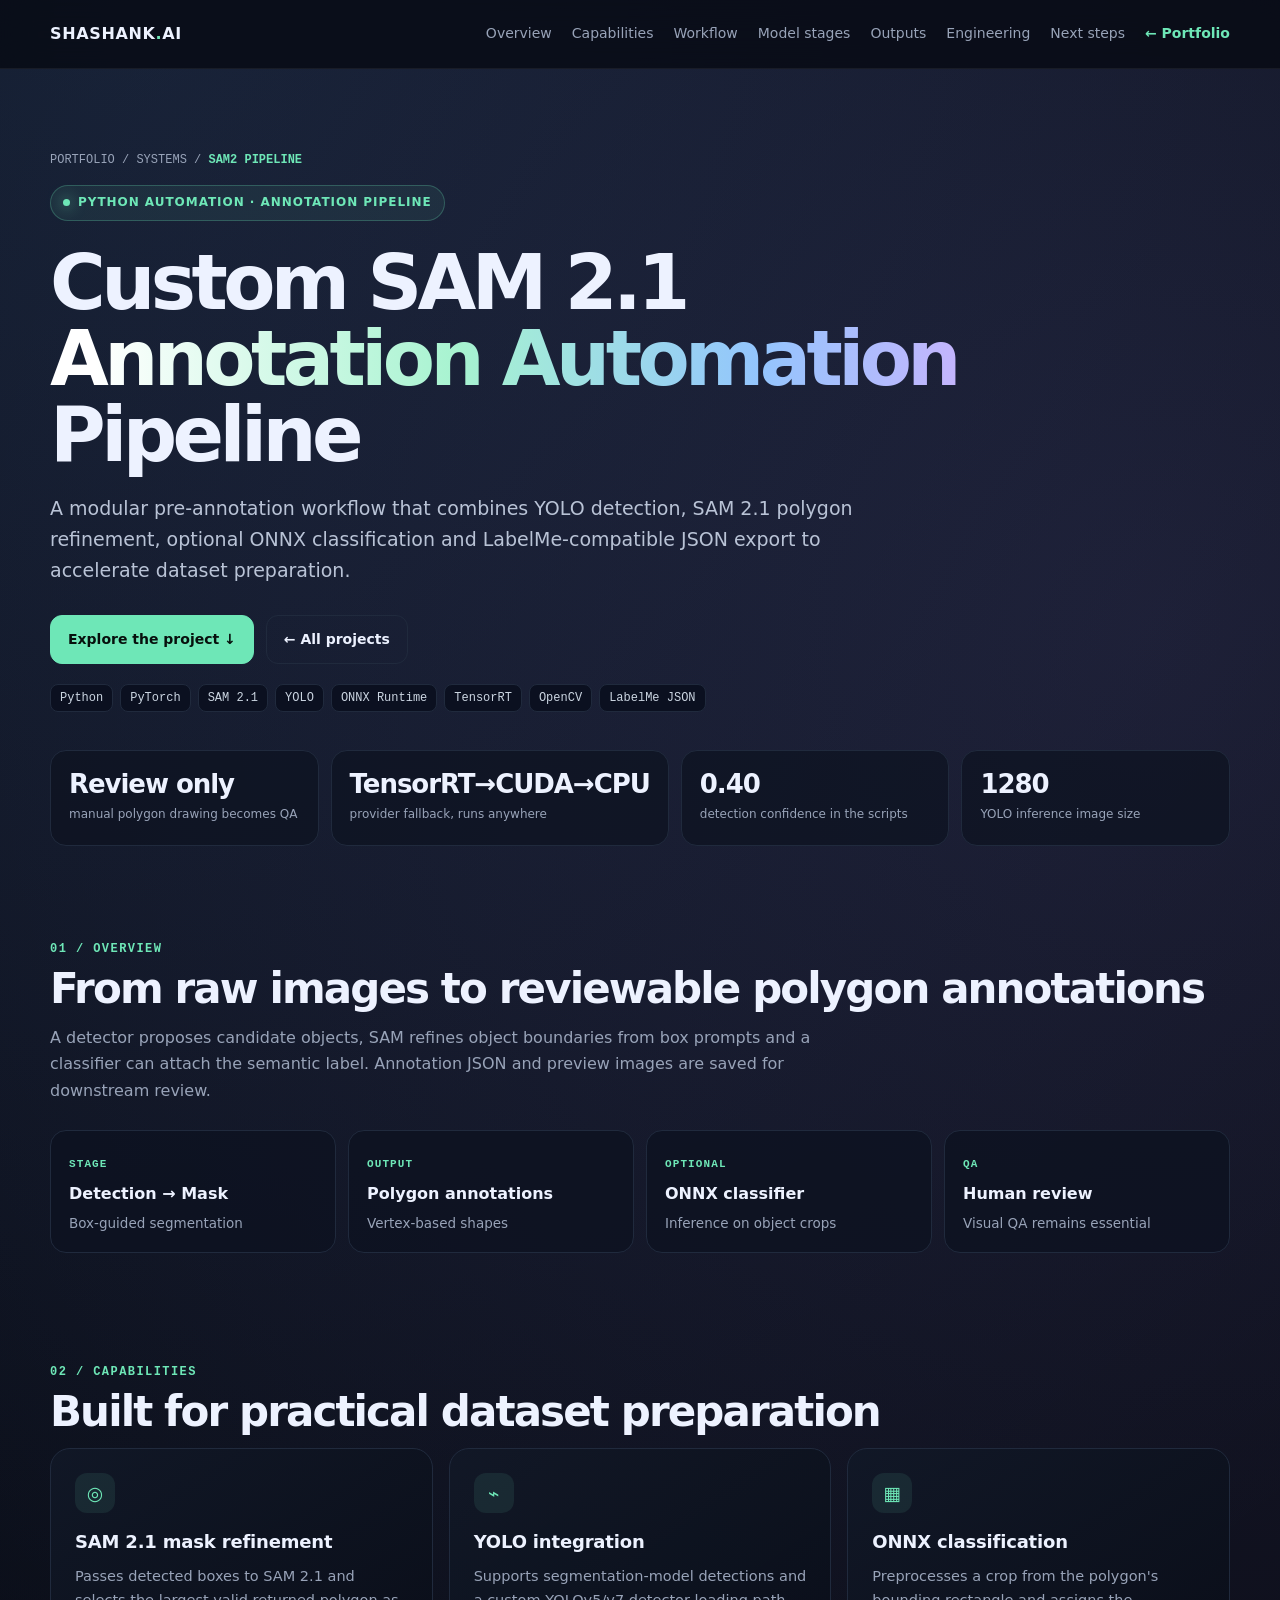
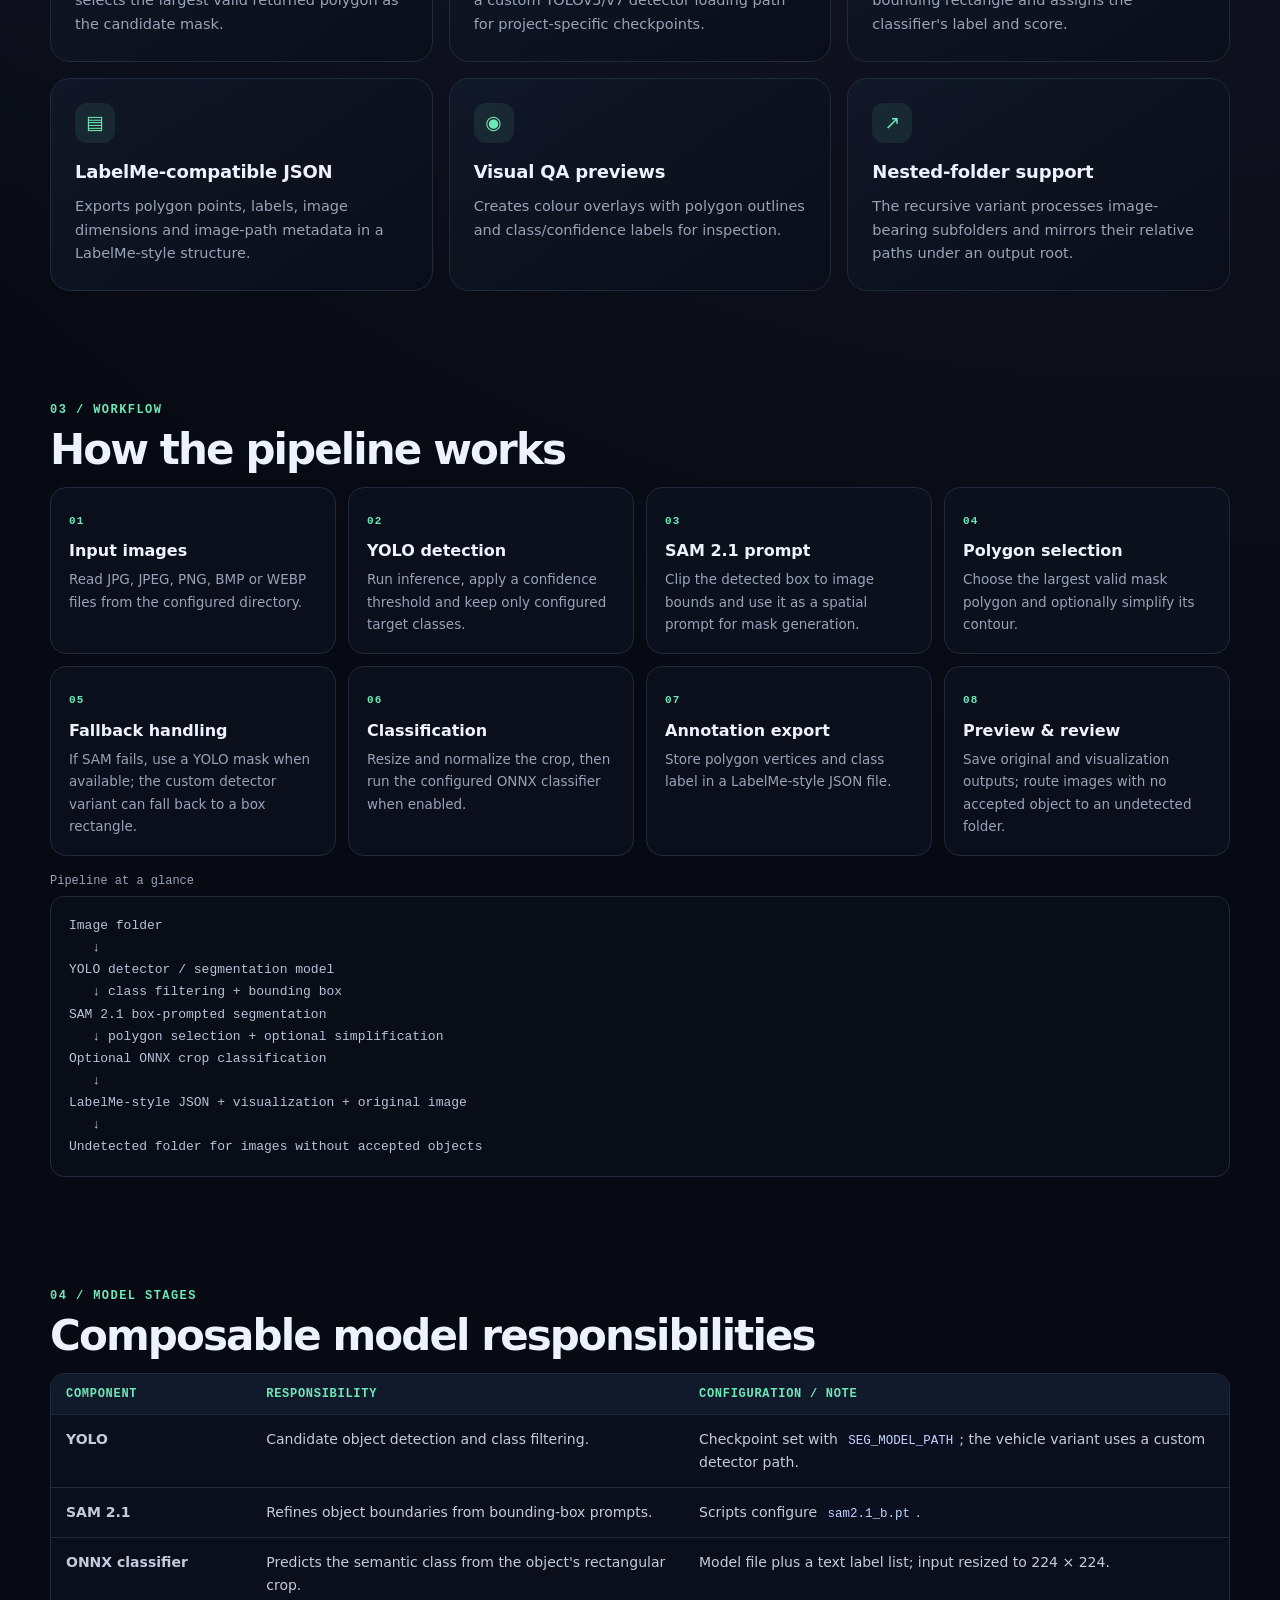
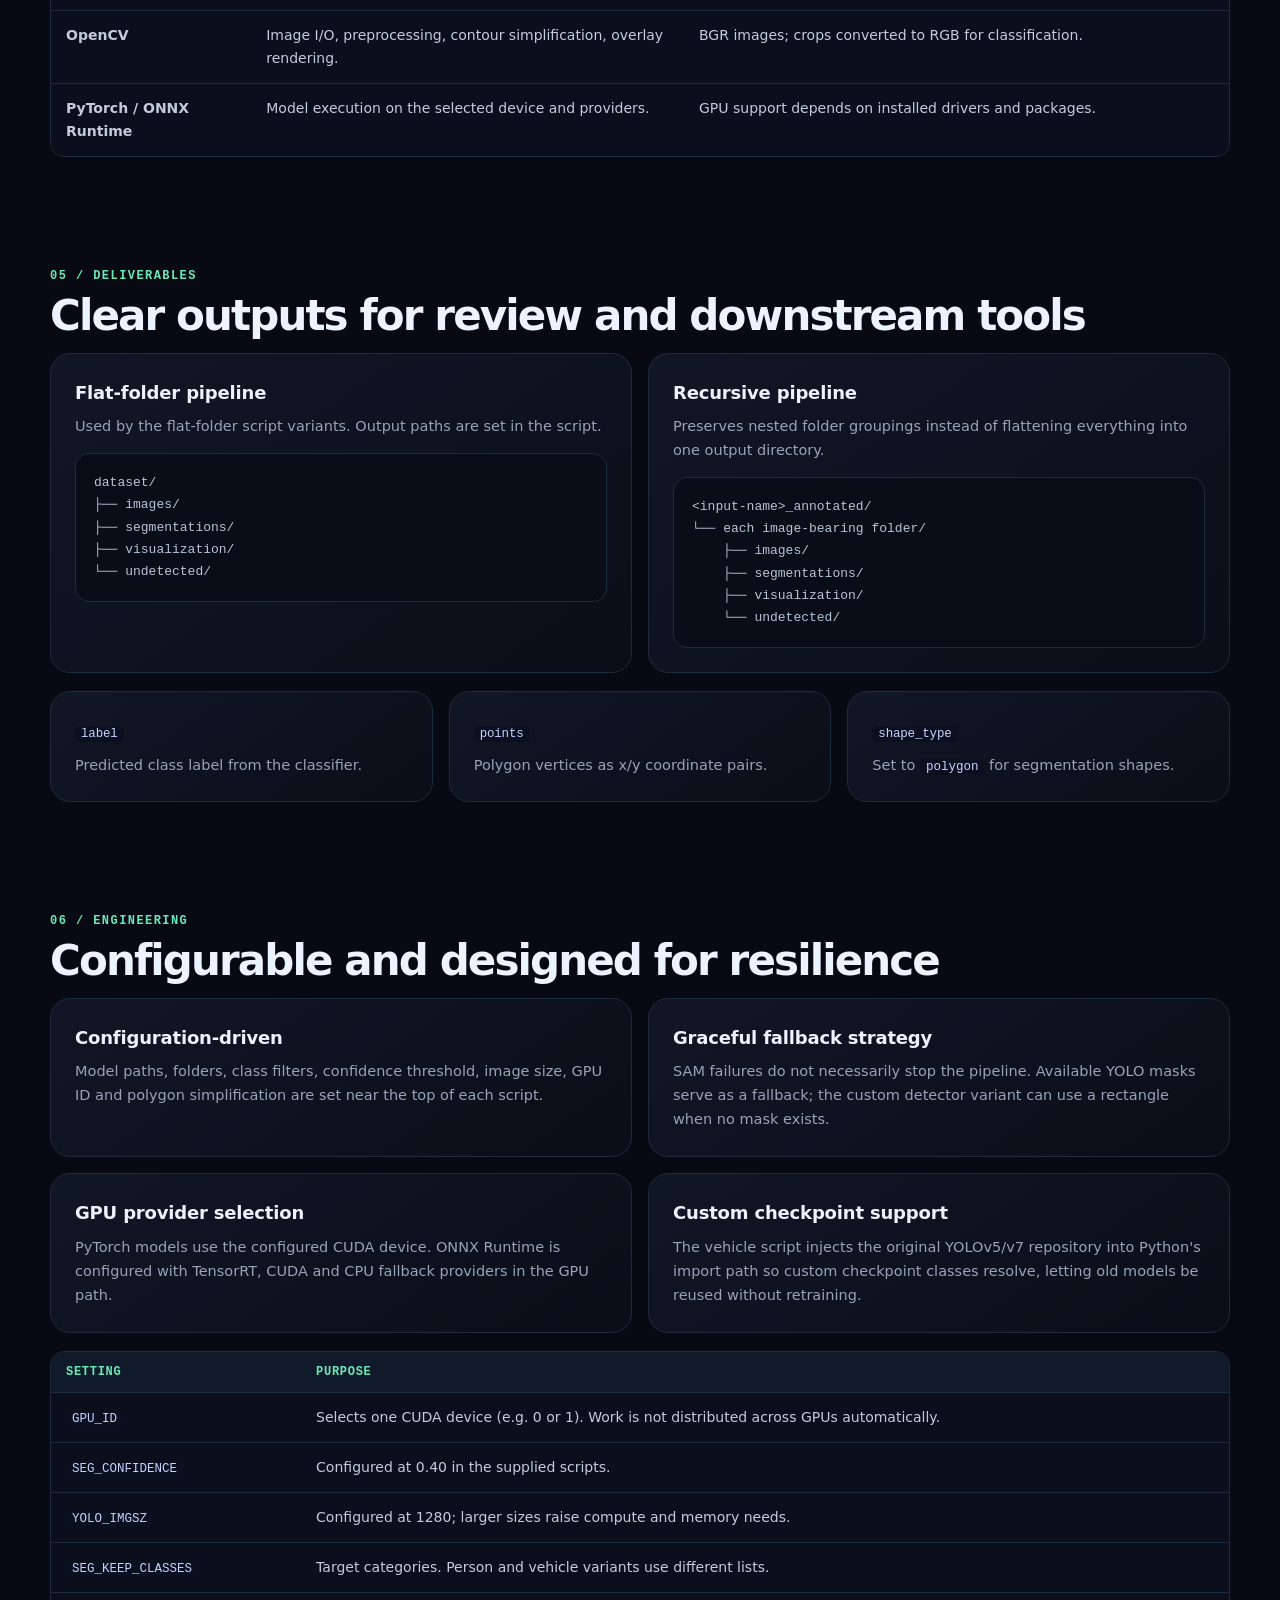
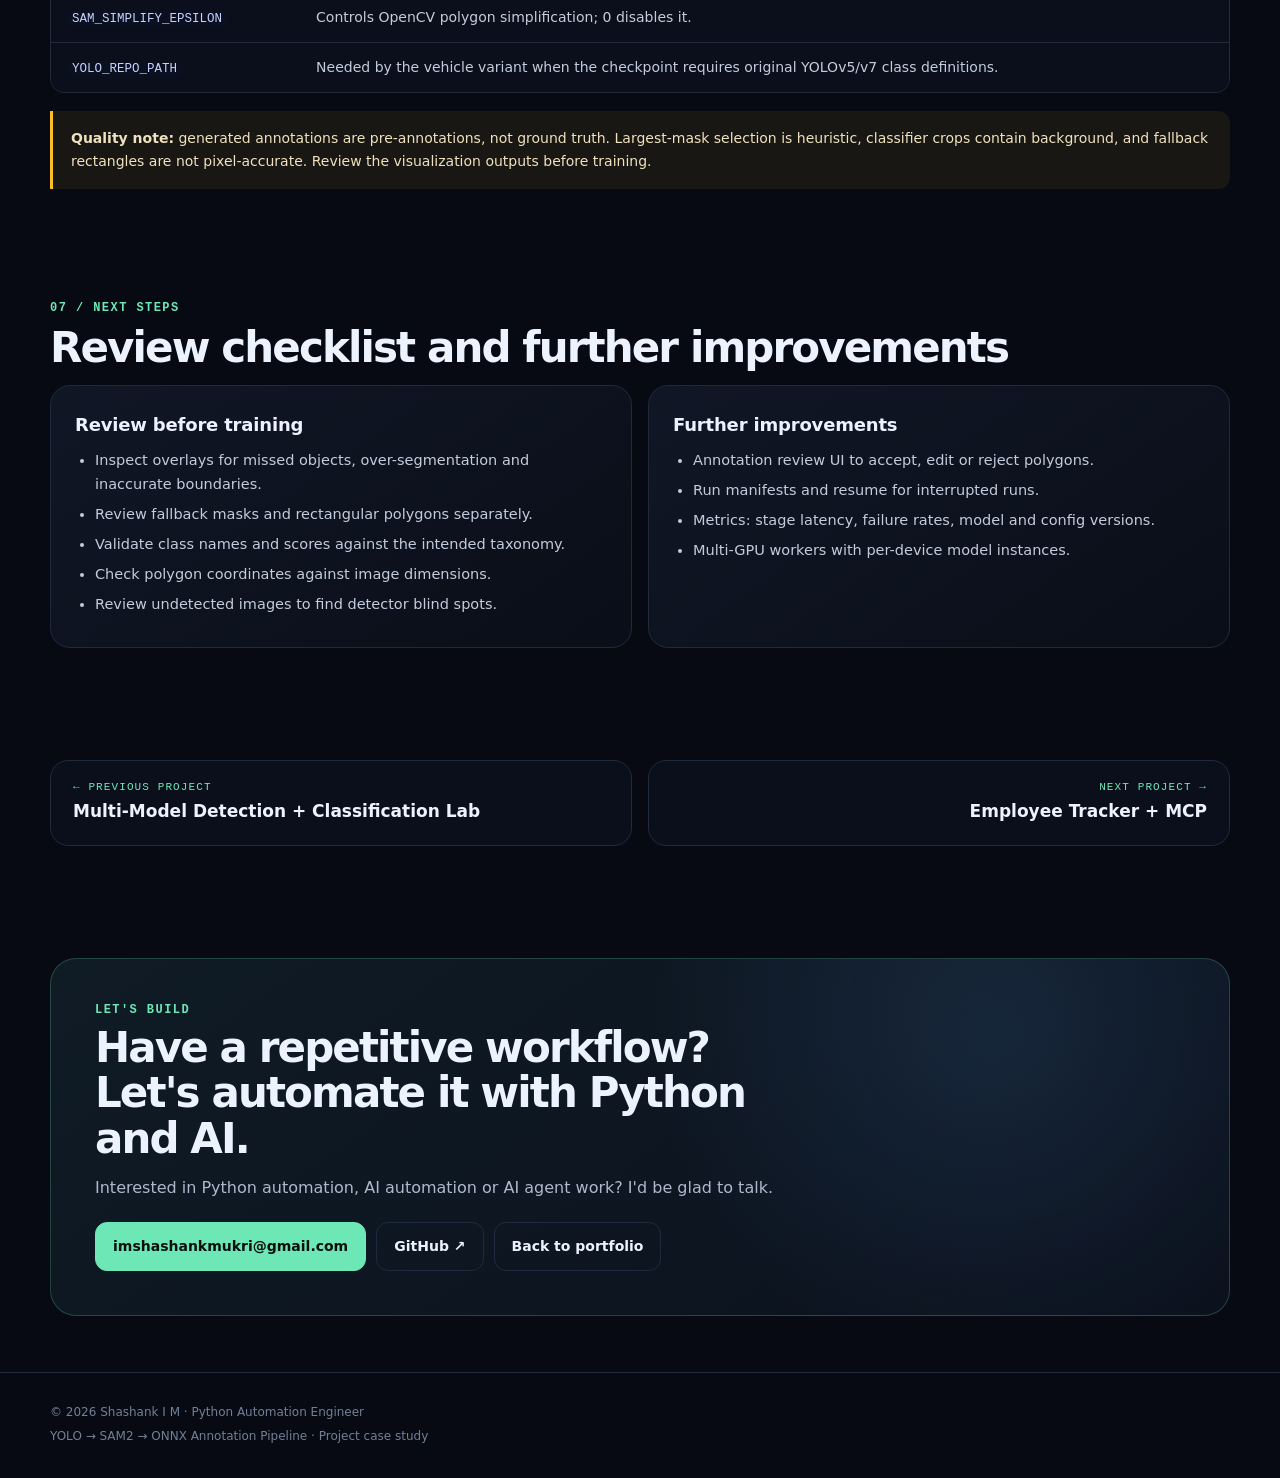
<file: projects/sam2-annotation.html>
<!DOCTYPE html>
<html lang="en">
<head>
<meta charset="UTF-8">
<meta name="viewport" content="width=device-width, initial-scale=1.0">
<meta name="theme-color" content="#070a12">
<meta name="description" content="A modular pre-annotation pipeline combining YOLO detection, SAM 2.1 polygon refinement, optional ONNX classification and LabelMe JSON export.">
<meta property="og:title" content="YOLO → SAM2 → ONNX Annotation Pipeline | Shashank I M">
<meta property="og:description" content="A modular pre-annotation pipeline combining YOLO detection, SAM 2.1 polygon refinement, optional ONNX classification and LabelMe JSON export.">
<meta property="og:type" content="article">
<title>YOLO → SAM2 → ONNX Annotation Pipeline | Shashank I M</title>
<link rel="stylesheet" href="../assets/project.css">
</head>
<body>

<nav class="nav">
  <div class="container nav-inner">
    <a class="logo" href="../index.html">SHASHANK<span>.</span>AI</a>
    <button class="menu" aria-label="Open menu" aria-expanded="false">☰</button>
    <div class="navlinks" id="navlinks">
      <a href="#overview">Overview</a><a href="#features">Capabilities</a><a href="#workflow">Workflow</a><a href="#models">Model stages</a><a href="#outputs">Outputs</a><a href="#engineering">Engineering</a><a href="#next">Next steps</a><a class="back" href="../index.html#systems">← Portfolio</a>
    </div>
  </div>
</nav>

<main id="top">
<header class="phero">
<div class="container">
  <div class="crumb"><a href="../index.html">PORTFOLIO</a> / <a href="../index.html#systems">SYSTEMS</a> / <b>SAM2 PIPELINE</b></div>
  <div class="eyebrow"><span class="dot"></span> Python Automation · Annotation Pipeline</div>
  <h1>Custom SAM 2.1 <span class="gradient">Annotation Automation</span> Pipeline</h1>
  <p class="lead">A modular pre-annotation workflow that combines YOLO detection, SAM 2.1 polygon refinement, optional ONNX classification and LabelMe-compatible JSON export to accelerate dataset preparation.</p>
  <div class="actions"><a class="btn primary" href="#overview">Explore the project ↓</a><a class="btn" href="../index.html#systems">← All projects</a></div>
  <div class="tags"><span class="tag">Python</span><span class="tag">PyTorch</span><span class="tag">SAM 2.1</span><span class="tag">YOLO</span><span class="tag">ONNX Runtime</span><span class="tag">TensorRT</span><span class="tag">OpenCV</span><span class="tag">LabelMe JSON</span></div>
  <div class="stats"><div class='stat'><b>Review only</b><span>manual polygon drawing becomes QA</span></div><div class='stat'><b>TensorRT→CUDA→CPU</b><span>provider fallback, runs anywhere</span></div><div class='stat'><b>0.40</b><span>detection confidence in the scripts</span></div><div class='stat'><b>1280</b><span>YOLO inference image size</span></div></div>
</div>
</header>

<section id="overview"><div class="container"><div class="section-label">01 / Overview</div><h2>From raw images to reviewable polygon annotations</h2><p class="lead-s">A detector proposes candidate objects, SAM refines object boundaries from box prompts and a classifier can attach the semantic label. Annotation JSON and preview images are saved for downstream review.</p><div class="steps"><div class="step"><span class="n">STAGE</span><b>Detection → Mask</b><p>Box-guided segmentation</p></div><div class="step"><span class="n">OUTPUT</span><b>Polygon annotations</b><p>Vertex-based shapes</p></div><div class="step"><span class="n">OPTIONAL</span><b>ONNX classifier</b><p>Inference on object crops</p></div><div class="step"><span class="n">QA</span><b>Human review</b><p>Visual QA remains essential</p></div></div></div></section><section id="features"><div class="container"><div class="section-label">02 / Capabilities</div><h2>Built for practical dataset preparation</h2><div class="g3"><article class="card"><div class="icon">◎</div><h3>SAM 2.1 mask refinement</h3><p>Passes detected boxes to SAM 2.1 and selects the largest valid returned polygon as the candidate mask.</p></article><article class="card"><div class="icon">⌁</div><h3>YOLO integration</h3><p>Supports segmentation-model detections and a custom YOLOv5/v7 detector loading path for project-specific checkpoints.</p></article><article class="card"><div class="icon">▦</div><h3>ONNX classification</h3><p>Preprocesses a crop from the polygon's bounding rectangle and assigns the classifier's label and score.</p></article><article class="card"><div class="icon">▤</div><h3>LabelMe-compatible JSON</h3><p>Exports polygon points, labels, image dimensions and image-path metadata in a LabelMe-style structure.</p></article><article class="card"><div class="icon">◉</div><h3>Visual QA previews</h3><p>Creates colour overlays with polygon outlines and class/confidence labels for inspection.</p></article><article class="card"><div class="icon">↗</div><h3>Nested-folder support</h3><p>The recursive variant processes image-bearing subfolders and mirrors their relative paths under an output root.</p></article></div></div></section><section id="workflow"><div class="container"><div class="section-label">03 / Workflow</div><h2>How the pipeline works</h2><div class="steps"><div class="step"><span class="n">01</span><b>Input images</b><p>Read JPG, JPEG, PNG, BMP or WEBP files from the configured directory.</p></div><div class="step"><span class="n">02</span><b>YOLO detection</b><p>Run inference, apply a confidence threshold and keep only configured target classes.</p></div><div class="step"><span class="n">03</span><b>SAM 2.1 prompt</b><p>Clip the detected box to image bounds and use it as a spatial prompt for mask generation.</p></div><div class="step"><span class="n">04</span><b>Polygon selection</b><p>Choose the largest valid mask polygon and optionally simplify its contour.</p></div><div class="step"><span class="n">05</span><b>Fallback handling</b><p>If SAM fails, use a YOLO mask when available; the custom detector variant can fall back to a box rectangle.</p></div><div class="step"><span class="n">06</span><b>Classification</b><p>Resize and normalize the crop, then run the configured ONNX classifier when enabled.</p></div><div class="step"><span class="n">07</span><b>Annotation export</b><p>Store polygon vertices and class label in a LabelMe-style JSON file.</p></div><div class="step"><span class="n">08</span><b>Preview & review</b><p>Save original and visualization outputs; route images with no accepted object to an undetected folder.</p></div></div><div class="code-title">Pipeline at a glance</div><pre>Image folder
   ↓
YOLO detector / segmentation model
   ↓ class filtering + bounding box
SAM 2.1 box-prompted segmentation
   ↓ polygon selection + optional simplification
Optional ONNX crop classification
   ↓
LabelMe-style JSON + visualization + original image
   ↓
Undetected folder for images without accepted objects</pre></div></section><section id="models"><div class="container"><div class="section-label">04 / Model stages</div><h2>Composable model responsibilities</h2><div class="table-wrap"><table><thead><tr><th>Component</th><th>Responsibility</th><th>Configuration / note</th></tr></thead><tbody><tr><td><b>YOLO</b></td><td>Candidate object detection and class filtering.</td><td>Checkpoint set with <code>SEG_MODEL_PATH</code>; the vehicle variant uses a custom detector path.</td></tr><tr><td><b>SAM 2.1</b></td><td>Refines object boundaries from bounding-box prompts.</td><td>Scripts configure <code>sam2.1_b.pt</code>.</td></tr><tr><td><b>ONNX classifier</b></td><td>Predicts the semantic class from the object's rectangular crop.</td><td>Model file plus a text label list; input resized to 224 × 224.</td></tr><tr><td><b>OpenCV</b></td><td>Image I/O, preprocessing, contour simplification, overlay rendering.</td><td>BGR images; crops converted to RGB for classification.</td></tr><tr><td><b>PyTorch / ONNX Runtime</b></td><td>Model execution on the selected device and providers.</td><td>GPU support depends on installed drivers and packages.</td></tr></tbody></table></div></div></section><section id="outputs"><div class="container"><div class="section-label">05 / Deliverables</div><h2>Clear outputs for review and downstream tools</h2><div class="g2"><article class="card"><h3>Flat-folder pipeline</h3><p>Used by the flat-folder script variants. Output paths are set in the script.</p><pre>dataset/
├── images/
├── segmentations/
├── visualization/
└── undetected/</pre></article><article class="card"><h3>Recursive pipeline</h3><p>Preserves nested folder groupings instead of flattening everything into one output directory.</p><pre>&lt;input-name&gt;_annotated/
└── each image-bearing folder/
    ├── images/
    ├── segmentations/
    ├── visualization/
    └── undetected/</pre></article></div><div class="g3 mt"><article class="card"><h3><code>label</code></h3><p>Predicted class label from the classifier.</p></article><article class="card"><h3><code>points</code></h3><p>Polygon vertices as x/y coordinate pairs.</p></article><article class="card"><h3><code>shape_type</code></h3><p>Set to <code>polygon</code> for segmentation shapes.</p></article></div></div></section><section id="engineering"><div class="container"><div class="section-label">06 / Engineering</div><h2>Configurable and designed for resilience</h2><div class="g2"><article class="card"><h3>Configuration-driven</h3><p>Model paths, folders, class filters, confidence threshold, image size, GPU ID and polygon simplification are set near the top of each script.</p></article><article class="card"><h3>Graceful fallback strategy</h3><p>SAM failures do not necessarily stop the pipeline. Available YOLO masks serve as a fallback; the custom detector variant can use a rectangle when no mask exists.</p></article><article class="card"><h3>GPU provider selection</h3><p>PyTorch models use the configured CUDA device. ONNX Runtime is configured with TensorRT, CUDA and CPU fallback providers in the GPU path.</p></article><article class="card"><h3>Custom checkpoint support</h3><p>The vehicle script injects the original YOLOv5/v7 repository into Python's import path so custom checkpoint classes resolve, letting old models be reused without retraining.</p></article></div><div class="table-wrap" style="margin-top:18px"><table><thead><tr><th>Setting</th><th>Purpose</th></tr></thead><tbody><tr><td><code>GPU_ID</code></td><td>Selects one CUDA device (e.g. 0 or 1). Work is not distributed across GPUs automatically.</td></tr><tr><td><code>SEG_CONFIDENCE</code></td><td>Configured at 0.40 in the supplied scripts.</td></tr><tr><td><code>YOLO_IMGSZ</code></td><td>Configured at 1280; larger sizes raise compute and memory needs.</td></tr><tr><td><code>SEG_KEEP_CLASSES</code></td><td>Target categories. Person and vehicle variants use different lists.</td></tr><tr><td><code>SAM_SIMPLIFY_EPSILON</code></td><td>Controls OpenCV polygon simplification; 0 disables it.</td></tr><tr><td><code>YOLO_REPO_PATH</code></td><td>Needed by the vehicle variant when the checkpoint requires original YOLOv5/v7 class definitions.</td></tr></tbody></table></div><div class="callout warn"><b>Quality note:</b> generated annotations are pre-annotations, not ground truth. Largest-mask selection is heuristic, classifier crops contain background, and fallback rectangles are not pixel-accurate. Review the visualization outputs before training.</div></div></section><section id="next"><div class="container"><div class="section-label">07 / Next steps</div><h2>Review checklist and further improvements</h2><div class="g2"><article class="card"><h3>Review before training</h3><ul class="bullets"><li>Inspect overlays for missed objects, over-segmentation and inaccurate boundaries.</li><li>Review fallback masks and rectangular polygons separately.</li><li>Validate class names and scores against the intended taxonomy.</li><li>Check polygon coordinates against image dimensions.</li><li>Review undetected images to find detector blind spots.</li></ul></article><article class="card"><h3>Further improvements</h3><ul class="bullets"><li>Annotation review UI to accept, edit or reject polygons.</li><li>Run manifests and resume for interrupted runs.</li><li>Metrics: stage latency, failure rates, model and config versions.</li><li>Multi-GPU workers with per-device model instances.</li></ul></article></div></div></section>

<section>
<div class="container">
  <div class="pj-nav"><a href="multi-model-lab.html"><small>← Previous project</small><b>Multi-Model Detection + Classification Lab</b></a><a class="next" href="employee-tracker.html"><small>Next project →</small><b>Employee Tracker + MCP</b></a></div>
</div>
</section>

<section>
<div class="container">
  <div class="cta">
    <div class="section-label">Let's build</div>
    <h2>Have a repetitive workflow? Let's automate it with Python and AI.</h2>
    <p>Interested in Python automation, AI automation or AI agent work? I'd be glad to talk.</p>
    <div class="contact-row">
      <a class="btn primary" href="mailto:imshashankmukri@gmail.com">imshashankmukri@gmail.com</a>
      <a class="btn" href="https://github.com/ShashankIM" target="_blank" rel="noopener">GitHub ↗</a>
      <a class="btn" href="../index.html#contact">Back to portfolio</a>
    </div>
  </div>
</div>
</section>
</main>

<footer>
<div class="container">
  <div>© <span id="year"></span> Shashank I M · Python Automation Engineer</div>
  <div style="margin-top:5px">YOLO → SAM2 → ONNX Annotation Pipeline · Project case study</div>
</div>
</footer>


<button class="backtop" id="backtop" aria-label="Back to top">↑</button>
<script src="../assets/project.js"></script>
</body>
</html>
</file>
<file: assets/project.css>
/* Shared template for all project pages. Design tokens match the main portfolio. */
:root{
  --bg:#070a12;--panel:#0d1220;--panel2:#111827;--text:#edf2ff;--muted:#98a3b8;
  --line:#202a3d;--accent:#6ee7b7;--accent2:#60a5fa;--purple:#a78bfa;--warn:#fbbf24;--red:#fb7185;
  --max:1180px;--radius:20px;
}
*{box-sizing:border-box}
html{scroll-behavior:smooth;scroll-padding-top:90px}
body{margin:0;background:
radial-gradient(circle at 10% 0%,rgba(96,165,250,.13),transparent 30%),
radial-gradient(circle at 90% 10%,rgba(167,139,250,.12),transparent 30%),
var(--bg);color:var(--text);font-family:Inter,ui-sans-serif,system-ui,-apple-system,BlinkMacSystemFont,"Segoe UI",sans-serif;line-height:1.65}
a{color:inherit;text-decoration:none}
:focus-visible{outline:2px solid var(--accent);outline-offset:3px;border-radius:6px}
.container{width:min(var(--max),calc(100% - 40px));margin:auto}

/* nav */
.nav{position:sticky;top:0;z-index:20;background:rgba(7,10,18,.78);backdrop-filter:blur(18px);border-bottom:1px solid rgba(255,255,255,.06)}
.nav-inner{height:68px;display:flex;align-items:center;justify-content:space-between;gap:20px}
.logo{font-weight:800;letter-spacing:.04em;white-space:nowrap}.logo span{color:var(--accent)}
.navlinks{display:flex;gap:20px;color:var(--muted);font-size:14px;align-items:center;flex-wrap:wrap}
.navlinks a:hover{color:#fff}
.navlinks .back{color:var(--accent);font-weight:700}
.menu{display:none;background:none;border:1px solid var(--line);color:#fff;border-radius:10px;padding:8px}

/* hero */
.phero{padding:84px 0 40px}
.crumb{font:12px ui-monospace,SFMono-Regular,Menlo,monospace;color:var(--muted);margin-bottom:18px}
.crumb a:hover{color:#fff}.crumb b{color:var(--accent);font-weight:700}
.eyebrow{display:inline-flex;gap:8px;align-items:center;border:1px solid rgba(110,231,183,.25);background:rgba(110,231,183,.07);color:var(--accent);padding:7px 12px;border-radius:999px;font-size:12px;font-weight:700;letter-spacing:.08em;text-transform:uppercase}
.dot{width:7px;height:7px;border-radius:50%;background:var(--accent);box-shadow:0 0 15px var(--accent)}
h1{font-size:clamp(38px,6.4vw,76px);line-height:1;letter-spacing:-.06em;margin:24px 0 20px;max-width:1000px}
.gradient{background:linear-gradient(90deg,#fff 5%,#a7f3d0 45%,#93c5fd 78%,#c4b5fd);-webkit-background-clip:text;background-clip:text;color:transparent}
.phero .lead{font-size:19px;color:#b9c3d6;max-width:820px;margin:0}
.actions{display:flex;gap:12px;flex-wrap:wrap;margin:28px 0 8px}
.btn{display:inline-flex;align-items:center;gap:8px;padding:12px 17px;border-radius:12px;border:1px solid var(--line);font-weight:700;font-size:14px;transition:transform .2s,border-color .2s}
.btn:hover{transform:translateY(-1px);border-color:#33415e}
.btn.primary{background:var(--accent);color:#07100d;border-color:var(--accent)}
.tags{display:flex;flex-wrap:wrap;gap:7px;margin-top:20px}
.tag{padding:6px 9px;border:1px solid var(--line);background:#0b1020;border-radius:8px;color:#cbd5e1;font:12px ui-monospace,monospace}
.stats{display:grid;grid-template-columns:repeat(4,1fr);gap:12px;margin-top:38px}
.stat{padding:18px;border:1px solid var(--line);border-radius:16px;background:rgba(13,18,32,.72)}
.stat b{font-size:26px;display:block;letter-spacing:-.04em;line-height:1.2}.stat span{color:var(--muted);font-size:12px}

/* sections */
section{padding:56px 0}
.section-label{font:700 12px ui-monospace,monospace;color:var(--accent);letter-spacing:.12em;text-transform:uppercase}
h2{font-size:clamp(28px,3.6vw,42px);line-height:1.08;letter-spacing:-.045em;margin:10px 0 14px}
h3{margin:0 0 8px;font-size:18px;letter-spacing:-.01em}
p{margin:0 0 14px}
.lead-s{color:var(--muted);max-width:800px;margin:0 0 26px}
.muted{color:var(--muted)}
code{font:12.5px ui-monospace,SFMono-Regular,Menlo,monospace;color:#c7d2fe;background:#0b1020;padding:1px 6px;border-radius:5px}

/* grids + cards */
.g2,.g3,.g4{display:grid;gap:16px}
.g2{grid-template-columns:repeat(2,minmax(0,1fr))}
.g3{grid-template-columns:repeat(3,minmax(0,1fr))}
.g4{grid-template-columns:repeat(4,minmax(0,1fr))}
.mt{margin-top:18px}
.card{min-width:0;background:linear-gradient(145deg,rgba(17,24,39,.9),rgba(10,14,25,.92));border:1px solid var(--line);border-radius:var(--radius);padding:24px}
.card p{color:var(--muted);font-size:14.5px}
.card p:last-child{margin-bottom:0}
.icon{width:40px;height:40px;display:grid;place-items:center;border-radius:12px;background:rgba(110,231,183,.09);color:var(--accent);font-size:19px;margin-bottom:14px}
.badge{display:inline-block;padding:3px 8px;border-radius:6px;font:700 10px ui-monospace,monospace;letter-spacing:.06em;text-transform:uppercase;background:rgba(110,231,183,.1);color:var(--accent);margin-top:6px}
.badge.blue{background:rgba(96,165,250,.12);color:#93c5fd}

/* steps */
.steps{display:grid;grid-template-columns:repeat(4,minmax(0,1fr));gap:12px}
.steps.s3{grid-template-columns:repeat(3,minmax(0,1fr))}
.steps.s5{grid-template-columns:repeat(5,minmax(0,1fr))}
.step{padding:18px;border:1px solid var(--line);border-radius:16px;background:rgba(13,18,32,.76)}
.step .n{font:700 11px ui-monospace,monospace;color:var(--accent);letter-spacing:.1em}
.step b{display:block;margin:6px 0 4px}
.step p{font-size:13.5px;color:var(--muted);margin:0}

/* diagrams */
.diagram{padding:24px;border:1px solid var(--line);border-radius:var(--radius);background:#080d18;overflow-x:auto}
.flow{display:flex;gap:10px;align-items:stretch;min-width:680px}
.node{flex:1;text-align:center;padding:14px 10px;border:1px solid #2a3a58;background:#0d1626;border-radius:12px;font-weight:700;font-size:13px}
.node small{display:block;font-weight:400;color:var(--muted);margin-top:4px;font-size:11.5px}
.arrow{align-self:center;color:var(--accent);font-size:20px}
.down{text-align:center;color:var(--accent);font-size:22px;margin:8px 0}
.subflow{display:grid;grid-template-columns:repeat(3,1fr);gap:10px;min-width:680px}

/* tables, code, lists */
.table-wrap{overflow-x:auto;border:1px solid var(--line);border-radius:14px}
table{width:100%;border-collapse:collapse;font-size:14px;min-width:560px;background:rgba(13,18,32,.76)}
th,td{padding:13px 15px;text-align:left;vertical-align:top;border-bottom:1px solid var(--line)}
th{background:#111a2b;color:var(--accent);font:700 12px ui-monospace,monospace;letter-spacing:.06em;text-transform:uppercase}
td{color:#c3ccdc}tr:last-child td{border-bottom:0}
pre{margin:0;overflow:auto;background:#080d18;border:1px solid var(--line);border-radius:14px;padding:18px;color:#b7c3d7;font:13px/1.7 ui-monospace,SFMono-Regular,Menlo,monospace}
.code-title{font:12px ui-monospace,monospace;color:var(--muted);margin:18px 0 8px}
.checklist{list-style:none;margin:10px 0 0;padding:0}
.checklist li{position:relative;padding:9px 0 9px 26px;border-bottom:1px solid var(--line);color:#c3ccdc;font-size:14.5px}
.checklist li:last-child{border-bottom:0}
.checklist li:before{content:"\2713";position:absolute;left:0;top:9px;color:var(--accent);font-weight:800}
.bullets{margin:10px 0 0;padding-left:20px;color:#c3ccdc;font-size:14.5px}.bullets li{margin:6px 0}
.callout{padding:16px 18px;border-left:3px solid var(--accent);background:rgba(110,231,183,.06);border-radius:0 12px 12px 0;color:#cfe9df;font-size:14px;margin-top:18px}
.callout.warn{border-color:var(--warn);background:rgba(251,191,36,.07);color:#f0e1bf}
.callout.red{border-color:var(--red);background:rgba(251,113,133,.07);color:#f5d3d9}

/* tabs */
.tabs{display:flex;gap:8px;flex-wrap:wrap;margin-bottom:16px}
.tab{padding:9px 14px;border:1px solid var(--line);background:#0b1020;color:#cbd5e1;border-radius:10px;cursor:pointer;font:600 13px inherit}
.tab.active{background:rgba(110,231,183,.1);border-color:rgba(110,231,183,.4);color:#fff}
.tab-panel{display:none}.tab-panel.active{display:block}

/* gallery */
.gallery{display:grid;grid-template-columns:repeat(2,minmax(0,1fr));gap:16px}
.shot{margin:0;overflow:hidden;border:1px solid var(--line);border-radius:18px;background:rgba(13,18,32,.76)}
.shot button{display:block;width:100%;padding:0;background:transparent;border:0;cursor:zoom-in}
.shot img{display:block;width:100%;aspect-ratio:16/9;object-fit:contain;background:#080d18}
.shot figcaption{padding:14px 18px 18px}
.shot figcaption strong{display:block;font-size:15px}
.shot figcaption span{color:var(--muted);font-size:13.5px}
.placeholder{aspect-ratio:16/9;display:grid;place-items:center;text-align:center;padding:20px;color:var(--muted);background:repeating-linear-gradient(135deg,rgba(255,255,255,.025) 0 10px,transparent 10px 20px);font-size:13px}
.placeholder b{display:block;color:#dce7f9;margin-bottom:4px}
.lightbox{position:fixed;inset:0;z-index:50;display:none;align-items:center;justify-content:center;padding:24px;background:rgba(0,0,0,.9)}
.lightbox.open{display:flex}
.lightbox img{max-width:96vw;max-height:90vh;object-fit:contain;border-radius:8px}
.lightbox-close{position:absolute;top:16px;right:22px;color:#fff;background:transparent;border:0;font-size:36px;cursor:pointer}

/* faq */
details{border:1px solid var(--line);background:rgba(13,18,32,.76);border-radius:12px;padding:15px 18px;margin:10px 0}
summary{cursor:pointer;font-weight:700}
details p{color:var(--muted);margin:10px 0 0;font-size:14.5px}

/* project navigation + footer */
.pj-nav{display:grid;grid-template-columns:1fr 1fr;gap:16px}
.pj-nav a{display:block;padding:20px 22px;border:1px solid var(--line);border-radius:18px;background:rgba(13,18,32,.76);transition:.2s}
.pj-nav a:hover{transform:translateY(-3px);border-color:#33415e}
.pj-nav small{display:block;font:11px ui-monospace,monospace;color:var(--accent);letter-spacing:.1em;text-transform:uppercase}
.pj-nav b{display:block;margin-top:4px;font-size:17px}
.pj-nav .next{text-align:right}
.pj-nav .empty{visibility:hidden}
.cta{padding:44px;border-radius:26px;border:1px solid rgba(110,231,183,.22);background:radial-gradient(circle at 80% 20%,rgba(96,165,250,.12),transparent 35%),linear-gradient(145deg,#0f1b25,#0b111d)}
.cta h2{max-width:720px;margin-top:8px}.cta p{color:#aeb9cc;max-width:680px}
.contact-row{display:flex;gap:10px;flex-wrap:wrap;margin-top:20px}
footer{border-top:1px solid var(--line);padding:30px 0;color:#718097;font-size:12px}
.backtop{position:fixed;right:18px;bottom:18px;width:42px;height:42px;border-radius:50%;border:1px solid var(--line);background:#101827;color:#fff;display:none;cursor:pointer}

@media(max-width:980px){.g4,.steps,.steps.s5{grid-template-columns:repeat(2,minmax(0,1fr))}.g3{grid-template-columns:repeat(2,minmax(0,1fr))}.stats{grid-template-columns:repeat(2,1fr)}}
@media(max-width:760px){
  .container{width:min(var(--max),calc(100% - 24px))}
  .navlinks{display:none;position:absolute;top:68px;left:0;right:0;background:#090d17;padding:15px 20px;border-bottom:1px solid var(--line);flex-direction:column;align-items:flex-start}
  .navlinks.open{display:flex}.menu{display:block}
  .phero{padding-top:56px}
  .g2,.g3,.g4,.steps,.steps.s3,.steps.s5,.gallery,.stats,.pj-nav{grid-template-columns:1fr}
  .cta{padding:26px}.pj-nav .next{text-align:left}
}
@media(prefers-reduced-motion:reduce){html{scroll-behavior:auto}.btn,.pj-nav a{transition:none}}
@media print{.nav,.backtop,.actions{display:none!important}body{background:#fff;color:#111}.card,.step,.stat,.diagram{background:#fff;border-color:#bbb}.muted,.card p,td{color:#333}}
</file>
